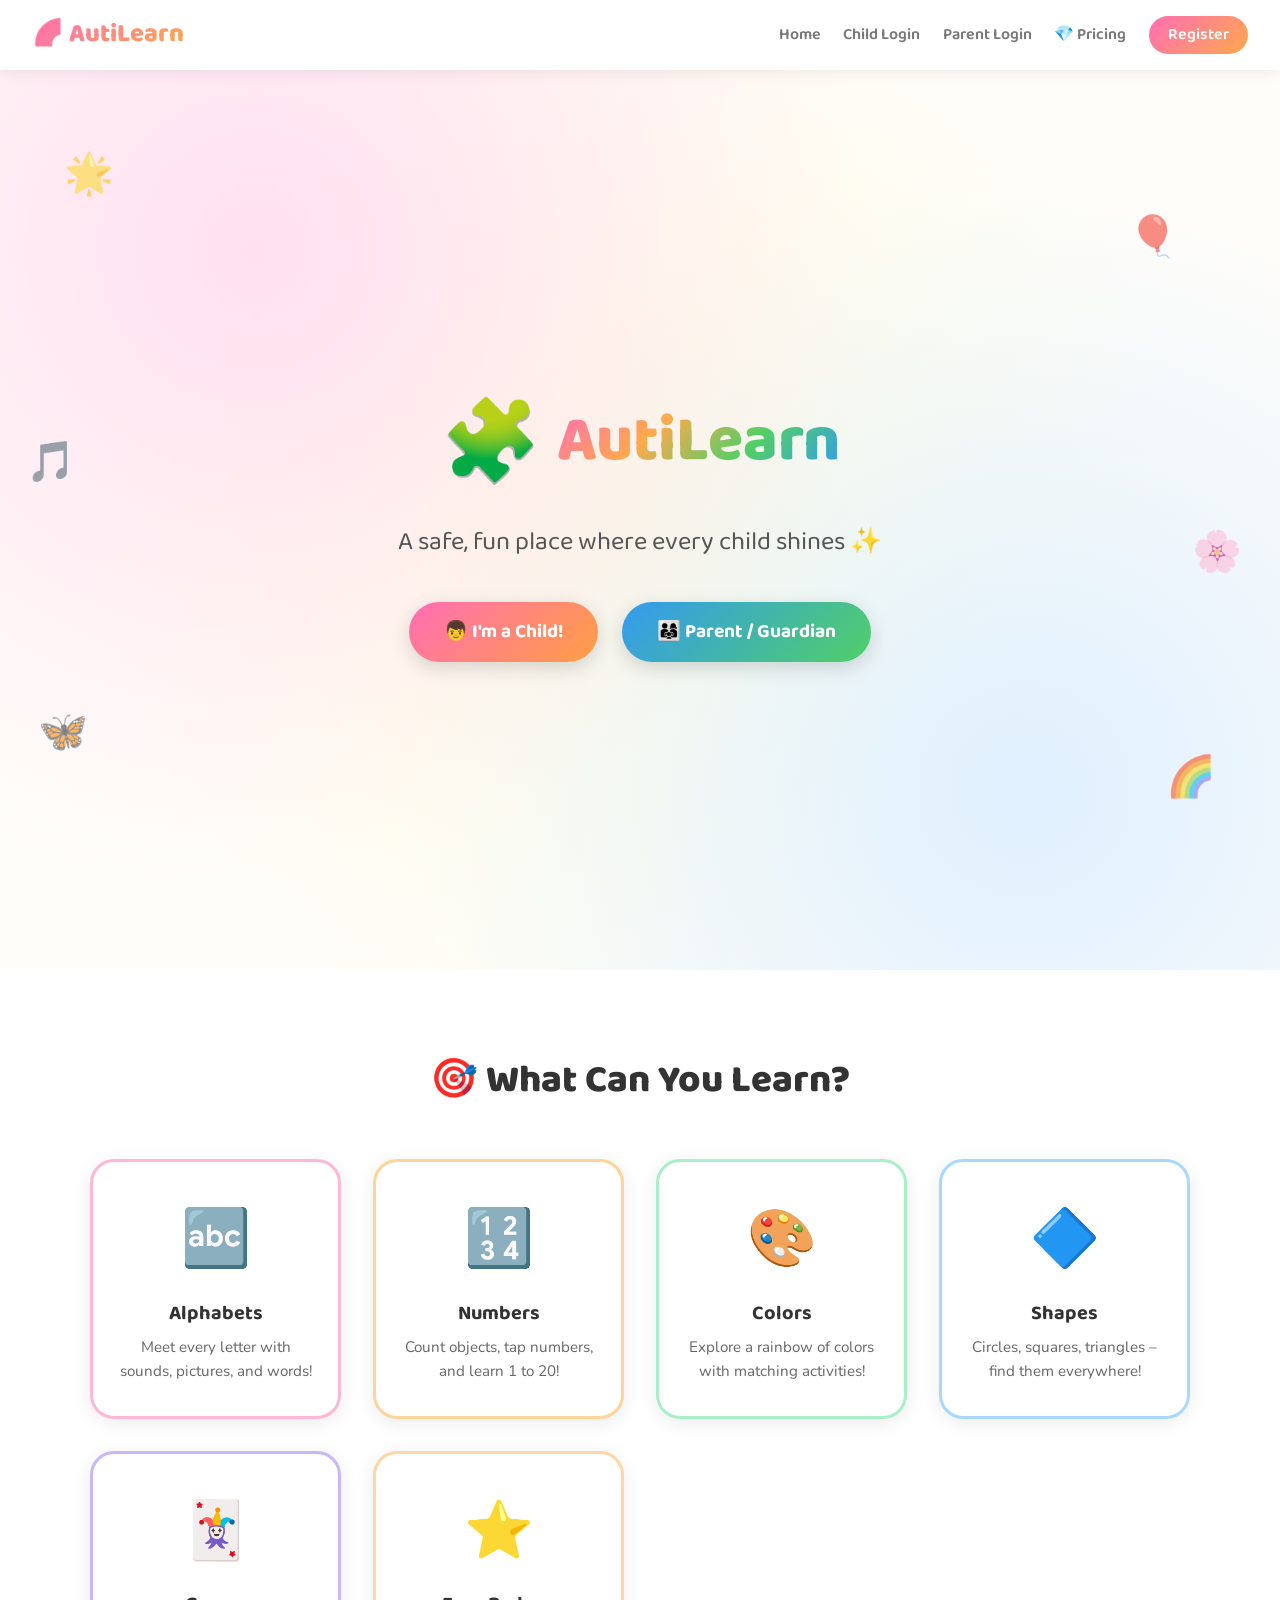
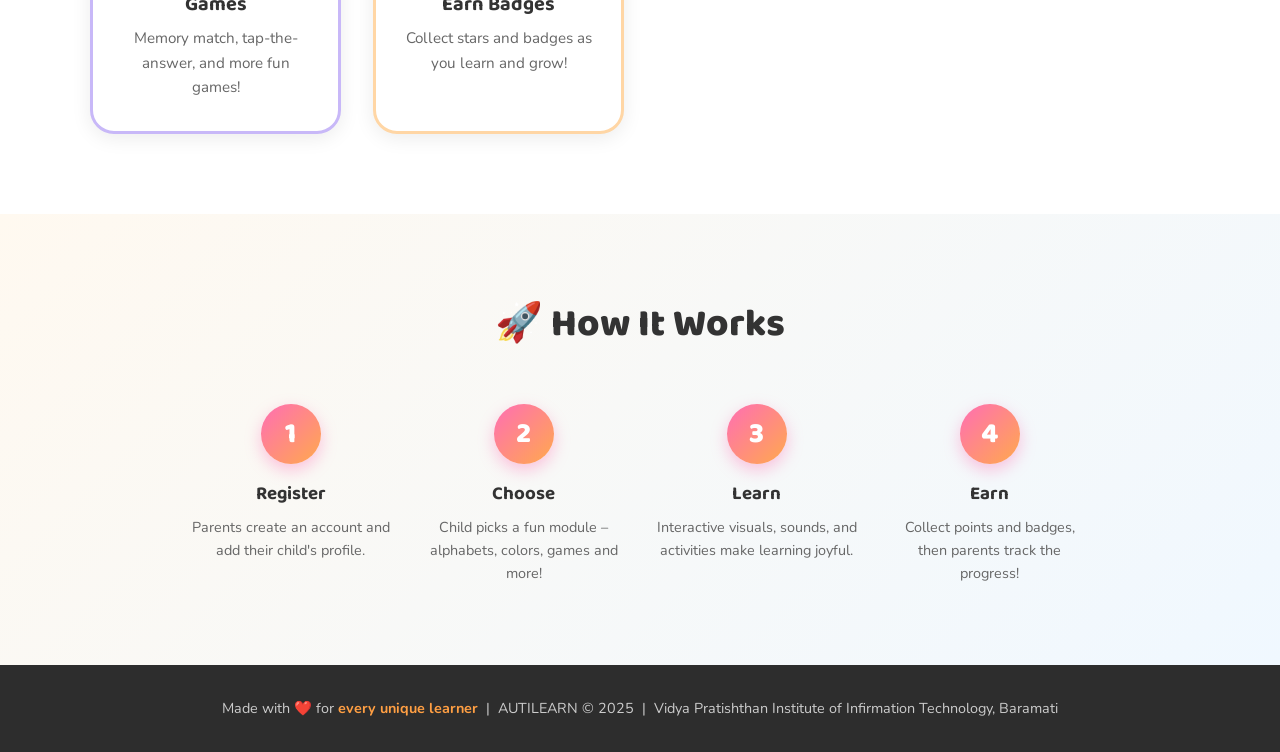
<file: target/classes/static/index.html>
<!DOCTYPE html>
<html lang="en">
<head>
  <meta charset="UTF-8"/>
  <meta name="viewport" content="width=device-width, initial-scale=1.0"/>
  <title>AutiLearn – Learn, Play, Grow!</title>
  <link rel="preconnect" href="https://fonts.googleapis.com"/>
  <link href="https://fonts.googleapis.com/css2?family=Baloo+2:wght@400;600;700;800&family=Nunito:wght@400;600;700&display=swap" rel="stylesheet"/>
  <link rel="stylesheet" href="css/style.css"/>
  <style>
    /* ── HERO ── */
    .hero {
      min-height: 100vh; display:flex; flex-direction:column; align-items:center;
      justify-content:center; text-align:center; padding:2rem;
      position:relative; overflow:hidden;
    }
    .hero::before {
      content:''; position:absolute; inset:0;
      background:
        radial-gradient(circle at 20% 20%, #ffe0f0 0%, transparent 50%),
        radial-gradient(circle at 80% 80%, #e0f0ff 0%, transparent 50%),
        radial-gradient(circle at 50% 50%, #fffde0 0%, transparent 70%);
      z-index:0;
    }
    .hero > * { position:relative; z-index:1; }
    .floating-emoji {
      position:absolute; font-size:2.5rem;
      animation:floatEmoji 6s ease-in-out infinite; opacity:.6; pointer-events:none;
    }
    .floating-emoji:nth-child(1) { top:8%;  left:5%;  animation-delay:0s; }
    .floating-emoji:nth-child(2) { top:15%; right:8%; animation-delay:1s; }
    .floating-emoji:nth-child(3) { top:70%; left:3%;  animation-delay:2s; }
    .floating-emoji:nth-child(4) { top:75%; right:5%; animation-delay:.5s; }
    .floating-emoji:nth-child(5) { top:40%; left:2%;  animation-delay:1.5s; }
    .floating-emoji:nth-child(6) { top:50%; right:3%; animation-delay:3s; }

    .logo-wrap { display:flex; align-items:center; gap:1rem; margin-bottom:1rem; animation:popIn .8s cubic-bezier(.34,1.56,.64,1) both; }
    .logo-icon { font-size:5rem; }
    .logo-text {
      font-family:'Baloo 2',cursive; font-size:4rem; font-weight:800;
      background:linear-gradient(135deg,#ff6eb4,#ffa94d,#51cf66,#339af0);
      -webkit-background-clip:text; -webkit-text-fill-color:transparent; background-clip:text; line-height:1;
    }
    .tagline { font-family:'Baloo 2',cursive; font-size:1.6rem; color:#555; margin-bottom:2.5rem; animation:slideUp .8s .3s ease both; }
    .hero-btns { display:flex; gap:1.5rem; flex-wrap:wrap; justify-content:center; animation:slideUp .8s .5s ease both; }
    .btn-hero {
      display:flex; align-items:center; gap:.6rem;
      font-family:'Baloo 2',cursive; font-size:1.2rem; font-weight:700;
      padding:.9rem 2.2rem; border-radius:50px; border:none; cursor:pointer;
      text-decoration:none; transition:transform .2s, box-shadow .2s;
      box-shadow:0 6px 20px rgba(0,0,0,.15);
    }
    .btn-hero:hover { transform:translateY(-4px); box-shadow:0 12px 28px rgba(0,0,0,.2); }
    .btn-child  { background:linear-gradient(135deg,#ff6eb4,#ff9f43); color:#fff; }
    .btn-parent { background:linear-gradient(135deg,#339af0,#51cf66); color:#fff; }

    /* ── FEATURES ── */
    .features { padding:5rem 2rem; background:#fff; }
    .section-title { text-align:center; font-family:'Baloo 2',cursive; font-size:2.4rem; font-weight:800; color:#333; margin-bottom:3rem; }
    .cards-grid { display:grid; grid-template-columns:repeat(auto-fit,minmax(220px,1fr)); gap:2rem; max-width:1100px; margin:0 auto; }
    .feat-card {
      background:#fff; border-radius:24px; padding:2rem 1.5rem; text-align:center;
      border:3px solid transparent; box-shadow:0 4px 20px rgba(0,0,0,.08);
      transition:transform .3s, box-shadow .3s, border-color .3s; cursor:default;
    }
    .feat-card:hover { transform:translateY(-8px); box-shadow:0 16px 36px rgba(0,0,0,.14); }
    .feat-card:nth-child(1){border-color:#ffb7d5}
    .feat-card:nth-child(2){border-color:#ffd49a}
    .feat-card:nth-child(3){border-color:#a9f0c8}
    .feat-card:nth-child(4){border-color:#a8d8ff}
    .feat-card:nth-child(5){border-color:#c8b8f8}
    .feat-card:nth-child(6){border-color:#ffd6a5}
    .feat-icon  { font-size:3.5rem; margin-bottom:.8rem; }
    .feat-title { font-family:'Baloo 2',cursive; font-size:1.25rem; font-weight:700; color:#333; margin-bottom:.4rem; }
    .feat-desc  { font-family:'Nunito',sans-serif; color:#666; font-size:.95rem; }

    /* ── HOW IT WORKS ── */
    .how-it-works { padding:5rem 2rem; background:linear-gradient(135deg,#fff9f0,#f0f8ff); }
    .steps { display:flex; gap:2rem; flex-wrap:wrap; justify-content:center; max-width:900px; margin:0 auto; }
    .step { flex:1; min-width:180px; max-width:220px; text-align:center; }
    .step-num {
      width:60px; height:60px; border-radius:50%;
      background:linear-gradient(135deg,#ff6eb4,#ffa94d);
      color:#fff; font-family:'Baloo 2',cursive; font-size:1.8rem; font-weight:800;
      display:flex; align-items:center; justify-content:center;
      margin:0 auto 1rem; box-shadow:0 6px 16px rgba(255,110,180,.4);
    }
    .step h3 { font-family:'Baloo 2',cursive; color:#333; margin-bottom:.4rem; }
    .step p  { font-family:'Nunito',sans-serif; color:#666; font-size:.9rem; }

    /* ── FOOTER ── */
    footer { background:#2d2d2d; color:#ccc; text-align:center; padding:2rem; font-family:'Nunito',sans-serif; font-size:.9rem; }
    footer span { color:#ff9f43; font-weight:700; }
  </style>
</head>
<body>

<!-- NAV -->
<nav class="navbar">
  <a href="index.html" class="nav-logo">🌈 AutiLearn</a>
  <div class="nav-links">
    <a href="index.html">Home</a>
    <a href="pages/login-child.html">Child Login</a>
    <a href="pages/login-parent.html">Parent Login</a>
    <a href="pages/pricing.html">💎 Pricing</a>
    <a href="pages/register.html" class="nav-register">Register</a>
  </div>
</nav>

<!-- HERO -->
<section class="hero">
  <span class="floating-emoji">🌟</span>
  <span class="floating-emoji">🎈</span>
  <span class="floating-emoji">🦋</span>
  <span class="floating-emoji">🌈</span>
  <span class="floating-emoji">🎵</span>
  <span class="floating-emoji">🌸</span>

  <div class="logo-wrap">
    <span class="logo-icon">🧩</span>
    <span class="logo-text">AutiLearn</span>
  </div>
  <p class="tagline">A safe, fun place where every child shines ✨</p>
  <div class="hero-btns">
    <a href="pages/login-child.html"  class="btn-hero btn-child">👦 I'm a Child!</a>
    <a href="pages/login-parent.html" class="btn-hero btn-parent">👨‍👩‍👧 Parent / Guardian</a>
  </div>
</section>

<!-- FEATURES -->
<section class="features">
  <h2 class="section-title">🎯 What Can You Learn?</h2>
  <div class="cards-grid">
    <div class="feat-card"><div class="feat-icon">🔤</div><div class="feat-title">Alphabets</div><div class="feat-desc">Meet every letter with sounds, pictures, and words!</div></div>
    <div class="feat-card"><div class="feat-icon">🔢</div><div class="feat-title">Numbers</div><div class="feat-desc">Count objects, tap numbers, and learn 1 to 20!</div></div>
    <div class="feat-card"><div class="feat-icon">🎨</div><div class="feat-title">Colors</div><div class="feat-desc">Explore a rainbow of colors with matching activities!</div></div>
    <div class="feat-card"><div class="feat-icon">🔷</div><div class="feat-title">Shapes</div><div class="feat-desc">Circles, squares, triangles – find them everywhere!</div></div>
    <div class="feat-card"><div class="feat-icon">🃏</div><div class="feat-title">Games</div><div class="feat-desc">Memory match, tap-the-answer, and more fun games!</div></div>
    <div class="feat-card"><div class="feat-icon">⭐</div><div class="feat-title">Earn Badges</div><div class="feat-desc">Collect stars and badges as you learn and grow!</div></div>
  </div>
</section>

<!-- HOW IT WORKS -->
<section class="how-it-works">
  <h2 class="section-title">🚀 How It Works</h2>
  <div class="steps">
    <div class="step"><div class="step-num">1</div><h3>Register</h3><p>Parents create an account and add their child's profile.</p></div>
    <div class="step"><div class="step-num">2</div><h3>Choose</h3><p>Child picks a fun module – alphabets, colors, games and more!</p></div>
    <div class="step"><div class="step-num">3</div><h3>Learn</h3><p>Interactive visuals, sounds, and activities make learning joyful.</p></div>
    <div class="step"><div class="step-num">4</div><h3>Earn</h3><p>Collect points and badges, then parents track the progress!</p></div>
  </div>
</section>

<footer>
  <p>Made with ❤️ for <span>every unique learner</span> &nbsp;|&nbsp; AUTILEARN © 2025 &nbsp;|&nbsp; Vidya Pratishthan Institute of Infirmation Technology, Baramati</p>
</footer>

<script src="js/main.js"></script>
</body>
</html>
</file>
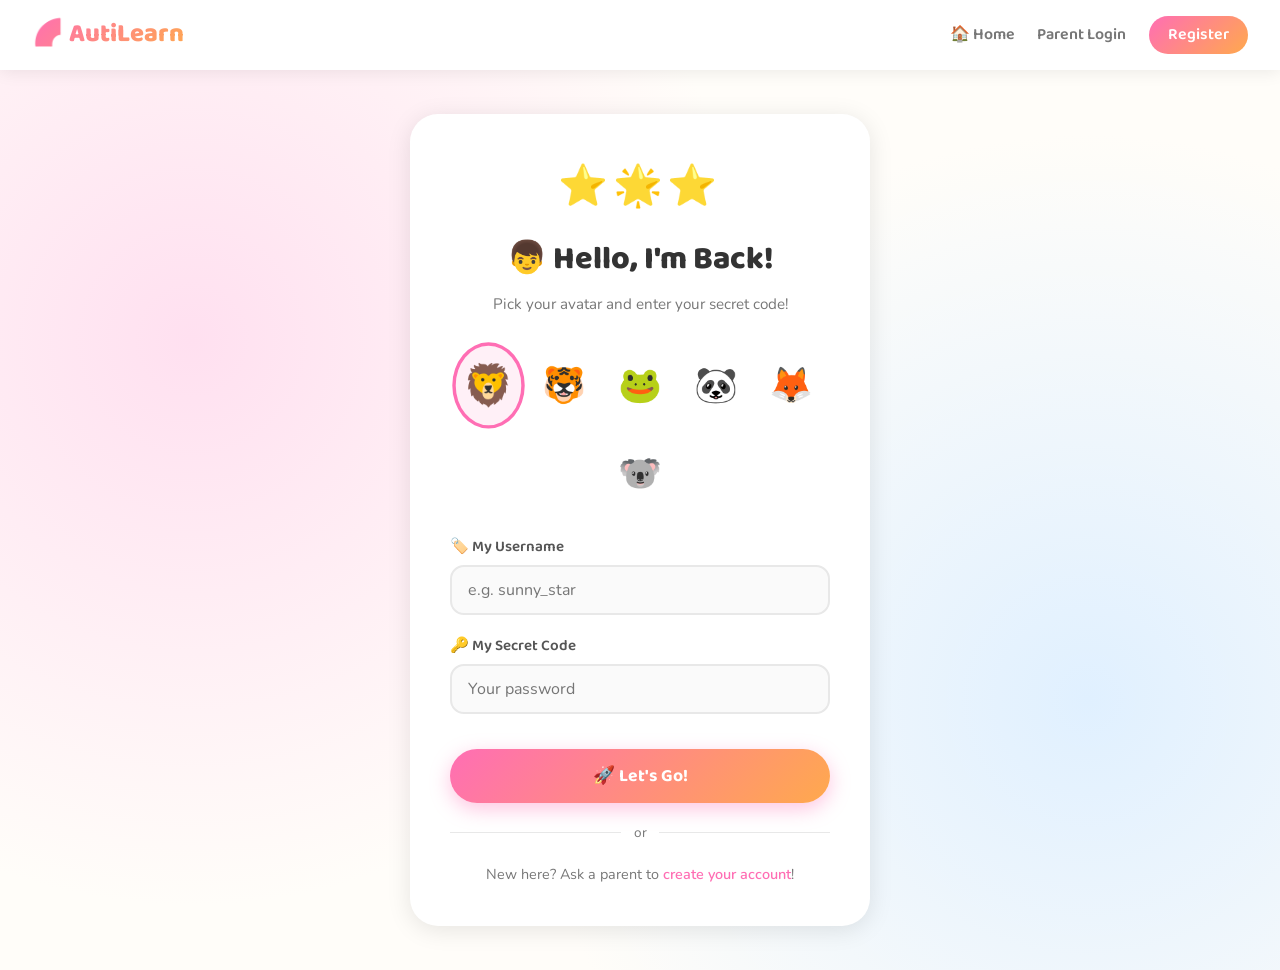
<file: target/classes/static/pages/dashboard-child.html>
<!DOCTYPE html>
<html lang="en">
<head>
  <meta charset="UTF-8"/>
  <meta name="viewport" content="width=device-width, initial-scale=1.0"/>
  <title>AutiLearn – My Dashboard</title>
  <link rel="preconnect" href="https://fonts.googleapis.com"/>
  <link href="https://fonts.googleapis.com/css2?family=Baloo+2:wght@400;600;700;800&family=Nunito:wght@400;600;700&display=swap" rel="stylesheet"/>
  <link rel="stylesheet" href="../css/style.css"/>
  <style>
    body { background:#fffdf9; }
    .greeting-banner {
      background:linear-gradient(135deg,#ff6eb4,#ffa94d,#ffd43b);
      color:#fff; padding:1.2rem 2rem; text-align:center;
      font-family:var(--font-head); font-size:1.2rem; font-weight:700;
    }
    .modules-section { padding:2rem; max-width:1100px; margin:0 auto; }
    .section-label { font-family:var(--font-head); font-size:1.6rem; font-weight:800; color:var(--text); margin-bottom:1.2rem; }
    .badge-earned-row { display:flex; gap:.8rem; flex-wrap:wrap; margin:1.5rem 0 2.5rem; }
    .badge-chip {
      background:#fff; border-radius:50px; padding:.4rem 1rem;
      font-family:var(--font-head); font-size:.9rem; font-weight:700;
      box-shadow:var(--shadow); border:2px solid #ffe0ef;
      display:flex; align-items:center; gap:.4rem; transition:all .3s;
    }
    .badge-chip.earned { border-color:var(--pink); background:#fff0f7; }
    .stats-row { display:flex; gap:1rem; flex-wrap:wrap; margin-bottom:2rem; }
  </style>
</head>
<body>

<nav class="navbar">
  <a href="../index.html" class="nav-logo">🌈 AutiLearn</a>
  <div class="nav-links">
    <span id="navPoints" class="score-badge">⭐ 0 pts</span>
    <button class="btn btn-outline" style="width:auto;padding:.4rem 1rem;font-size:.9rem;" onclick="logout()">🚪 Logout</button>
  </div>
</nav>

<div class="greeting-banner" id="greetingBanner">🌟 Welcome back, Superstar! Ready to learn today? 🎉</div>

<div class="dash-header">
  <div class="dash-user" style="display:flex;align-items:center;gap:1rem;">
    <div class="dash-avatar" id="dashAvatar">🦁</div>
    <div>
      <div class="dash-name"   id="dashName">Loading…</div>
      <div class="dash-points" id="dashPoints">⭐ 0 points earned</div>
    </div>
  </div>
  <div class="stats-row" style="margin:0;">
    <div class="stat-card"><div class="stat-val" id="statModules">0</div><div class="stat-label">Modules Done</div></div>
    <div class="stat-card"><div class="stat-val" id="statBadges">0</div><div class="stat-label">Badges</div></div>
    <div class="stat-card"><div class="stat-val" id="statPoints">0</div><div class="stat-label">Total Points</div></div>
  </div>
</div>

<div class="modules-section">
  <!-- BADGES -->
  <div class="section-label">🏅 My Badges</div>
  <div class="badge-earned-row" id="badgeRow">
    <span class="badge-chip" id="badge0" style="opacity:.35;">⭐ Star Learner</span>
    <span class="badge-chip" id="badge1" style="opacity:.35;">🌟 Super Star</span>
    <span class="badge-chip" id="badge2" style="opacity:.35;">🏆 Champion</span>
    <span class="badge-chip" id="badge3" style="opacity:.35;">👣 First Step</span>
    <span class="badge-chip" id="badge4" style="opacity:.35;">🧭 Explorer</span>
    <span class="badge-chip" id="badge5" style="opacity:.35;">🎓 Master Learner</span>
  </div>

  <!-- MODULES -->
  <div class="section-label">📚 Choose a Module</div>
  <div class="module-grid">
    <div class="module-card pink"   onclick="goTo('module-alphabets.html')">
      <div class="module-icon">🔤</div><div class="module-name">Alphabets</div>
      <div class="module-progress-bar"><div class="module-progress-fill" style="width:0%" id="prog-0"></div></div>
    </div>
    <div class="module-card orange" onclick="goTo('module-numbers.html')">
      <div class="module-icon">🔢</div><div class="module-name">Numbers</div>
      <div class="module-progress-bar"><div class="module-progress-fill" style="width:0%;background:linear-gradient(90deg,var(--orange),var(--yellow));" id="prog-1"></div></div>
    </div>
    <div class="module-card green"  onclick="goTo('module-colors.html')">
      <div class="module-icon">🎨</div><div class="module-name">Colors</div>
      <div class="module-progress-bar"><div class="module-progress-fill" style="width:0%;background:linear-gradient(90deg,var(--green),#38d9a9);" id="prog-2"></div></div>
    </div>
    <div class="module-card blue"   onclick="goTo('module-shapes.html')">
      <div class="module-icon">🔷</div><div class="module-name">Shapes</div>
      <div class="module-progress-bar"><div class="module-progress-fill" style="width:0%;background:linear-gradient(90deg,var(--blue),var(--purple));" id="prog-3"></div></div>
    </div>
    <div class="module-card purple" onclick="goTo('module-game.html')">
      <div class="module-icon">🃏</div><div class="module-name">Memory Game</div>
      <div class="module-progress-bar"><div class="module-progress-fill" style="width:0%;background:linear-gradient(90deg,var(--purple),var(--pink));" id="prog-4"></div></div>
    </div>
    <div class="module-card yellow" onclick="goTo('module-quiz.html')">
      <div class="module-icon">❓</div><div class="module-name">Quick Quiz</div>
      <div class="module-progress-bar"><div class="module-progress-fill" style="width:0%;background:linear-gradient(90deg,var(--yellow),var(--orange));" id="prog-5"></div></div>
    </div>
  </div>
</div>

<script src="../js/main.js"></script>
<script>
  // Auth guard
  if (!sessionStorage.getItem('childId')) window.location.href = 'login-child.html';

  const childName   = sessionStorage.getItem('childName')   || 'Superstar';
  const childAvatar = sessionStorage.getItem('childAvatar') || '🦁';
  const childPoints = parseInt(sessionStorage.getItem('childPoints') || '0');
  const childId     = sessionStorage.getItem('childId');

  document.getElementById('dashName').textContent   = '👋 ' + childName;
  document.getElementById('dashAvatar').textContent = childAvatar;
  document.getElementById('dashPoints').textContent = '⭐ ' + childPoints + ' points earned';
  document.getElementById('navPoints').textContent  = '⭐ ' + childPoints + ' pts';
  document.getElementById('greetingBanner').textContent = '🌟 Welcome back, ' + childName + '! Ready to learn today? 🎉';
  document.getElementById('statPoints').textContent  = childPoints;

  // Update badges by points
  const BADGE_THRESHOLDS = [10, 50, 150, 300, 500, 1000];
  BADGE_THRESHOLDS.forEach((t,i)=>{
    if(childPoints >= t){
      const b = document.getElementById('badge'+i);
      if(b){ b.style.opacity='1'; b.classList.add('earned'); }
    }
  });

  // Load progress from backend
  if(childId){
    fetch('/api/progress/'+childId)
      .then(r=>r.json())
      .then(data=>{
        const progress = data.progress || [];
        let completedCount = 0;
        // Map moduleId (1-6) to progress bar index (0-5)
        progress.forEach(p=>{
          const idx = (p.moduleId||1) - 1;
          const el = document.getElementById('prog-'+idx);
          const pct = Math.min(Math.round((p.score/40)*100), 100);
          if(el) el.style.width = pct + '%';
          if(p.completed === 1) completedCount++;
        });
        document.getElementById('statModules').textContent = completedCount;
        document.getElementById('statBadges').textContent  = BADGE_THRESHOLDS.filter(t=>childPoints>=t).length;
        document.getElementById('statPoints').textContent  = data.totalScore || childPoints;
      })
      .catch(()=>{
        // Fallback: show some progress from localStorage
        document.getElementById('statModules').textContent = '0';
        document.getElementById('statBadges').textContent  = BADGE_THRESHOLDS.filter(t=>childPoints>=t).length;
      });
  }

  function goTo(page){ window.location.href = page; }
  function logout(){ sessionStorage.clear(); window.location.href='../index.html'; }
</script>
</body>
</html>
</file>
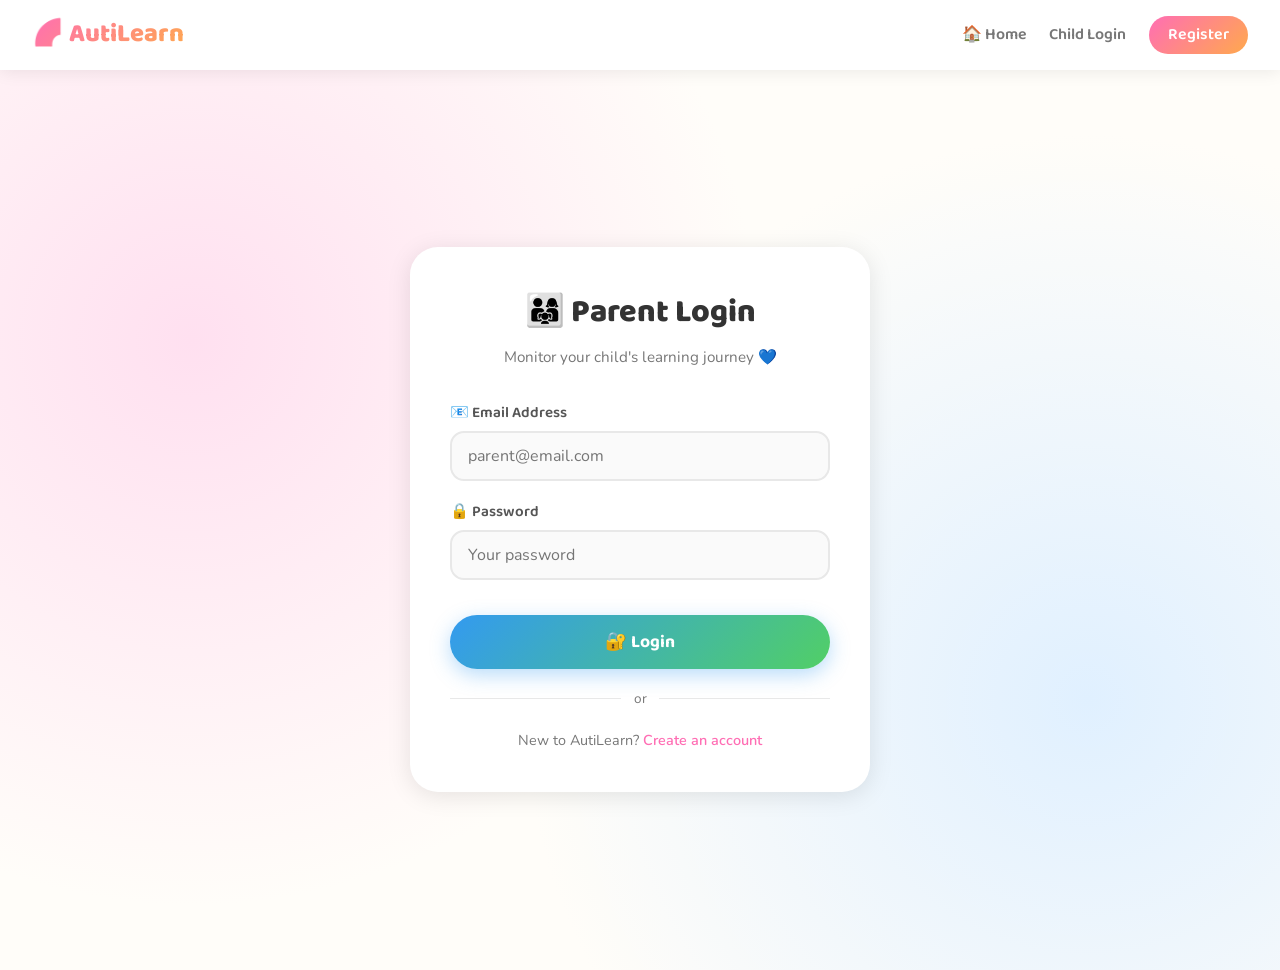
<file: target/classes/static/pages/dashboard-parent.html>
<!DOCTYPE html>
<html lang="en">
<head>
  <meta charset="UTF-8"/>
  <meta name="viewport" content="width=device-width, initial-scale=1.0"/>
  <title>AutiLearn – Parent Dashboard</title>
  <link rel="preconnect" href="https://fonts.googleapis.com"/>
  <link href="https://fonts.googleapis.com/css2?family=Baloo+2:wght@400;600;700;800&family=Nunito:wght@400;600;700&display=swap" rel="stylesheet"/>
  <link rel="stylesheet" href="../css/style.css"/>
  <style>
    body { background:#f5f7fa; }
    .parent-header { background:linear-gradient(135deg,#339af0,#51cf66); color:#fff; padding:2rem; text-align:center; }
    .parent-header h1 { font-family:var(--font-head); font-size:2.2rem; font-weight:800; }
    .parent-header p  { opacity:.9; font-size:1rem; }
    .panel { max-width:1100px; margin:0 auto; padding:2rem; }

    .child-card { background:#fff; border-radius:24px; padding:1.5rem; box-shadow:var(--shadow); margin-bottom:1.5rem; border-left:6px solid var(--blue); }
    .child-card-head { display:flex; align-items:center; gap:1rem; margin-bottom:1rem; }
    .child-av    { font-size:2.5rem; }
    .child-cname { font-family:var(--font-head); font-size:1.3rem; font-weight:800; }
    .child-meta  { font-size:.85rem; color:var(--muted); }

    .progress-table { width:100%; border-collapse:collapse; font-family:var(--font-body); }
    .progress-table th { background:#f0f4ff; font-family:var(--font-head); font-size:.9rem; padding:.6rem 1rem; text-align:left; color:#444; }
    .progress-table td { padding:.6rem 1rem; border-bottom:1px solid #f0f0f0; font-size:.9rem; }
    .progress-table tr:last-child td { border-bottom:none; }
    .mini-bar { height:8px; background:#eee; border-radius:50px; width:120px; overflow:hidden; display:inline-block; vertical-align:middle; }
    .mini-fill { height:100%; border-radius:50px; background:linear-gradient(90deg,var(--blue),var(--green)); }

    .report-section { background:#fff; border-radius:24px; padding:1.5rem; box-shadow:var(--shadow); margin-bottom:1.5rem; }
    .report-section h2 { font-family:var(--font-head); font-size:1.4rem; font-weight:800; margin-bottom:1rem; color:var(--text); }
    .tip-card { background:linear-gradient(135deg,#e0f0ff,#fff); border-radius:16px; padding:1rem 1.2rem; margin-bottom:.8rem; border-left:4px solid var(--blue); font-size:.9rem; }
    .tip-card strong { font-family:var(--font-head); display:block; margin-bottom:.2rem; }

    /* Child selector */
    .child-select-row { display:flex; align-items:center; gap:1rem; flex-wrap:wrap; margin-bottom:1.5rem; }
    .child-select-row label { font-family:var(--font-head); font-weight:700; }
    .child-select-row select { padding:.5rem 1rem; border:2px solid #e8e8e8; border-radius:10px; font-family:var(--font-head); font-size:.95rem; outline:none; }
    .child-select-row select:focus { border-color:var(--blue); }

    /* Add child modal */
    .modal-overlay { display:none; position:fixed; inset:0; background:rgba(0,0,0,.5); backdrop-filter:blur(8px); z-index:1000; align-items:center; justify-content:center; }
    .modal-overlay.show { display:flex; }
    .modal { background:#fff; border-radius:28px; padding:2rem; width:92%; max-width:440px; position:relative; animation:cardIn .4s cubic-bezier(.34,1.56,.64,1) both; box-shadow:0 24px 64px rgba(0,0,0,.3); }
    .modal-close { position:absolute; top:1rem; right:1rem; background:#f0f0f0; border:none; border-radius:50%; width:36px; height:36px; font-size:1.2rem; cursor:pointer; }
    .modal-title { font-family:var(--font-head); font-size:1.5rem; font-weight:800; margin-bottom:1.2rem; }
    .av-grid { display:flex; gap:.6rem; flex-wrap:wrap; margin:.5rem 0; }
    .av-opt { font-size:1.8rem; padding:.3rem .5rem; border:3px solid #eee; border-radius:10px; background:#fff; cursor:pointer; transition:.2s; }
    .av-opt.sel { border-color:var(--pink); background:#fff0f7; }
    .modal-err { background:#fff0f3; color:#c92a2a; border:1.5px solid #ffc9c9; padding:.8rem 1rem; border-radius:10px; font-size:.9rem; margin-bottom:1rem; display:none; }
  </style>
</head>
<body>
<nav class="navbar">
  <a href="../index.html" class="nav-logo">🌈 AutiLearn</a>
  <div class="nav-links">
    <a href="pricing.html" style="font-family:var(--font-head);font-weight:700;color:var(--purple);text-decoration:none;">💎 Plans</a>
    <a href="payment-history.html" style="font-family:var(--font-head);font-weight:700;color:var(--blue);text-decoration:none;">💳 Billing</a>
    <span id="navParent" style="font-family:var(--font-head);font-weight:700;color:var(--blue);">👨‍👩‍👧 Parent</span>
    <button class="btn btn-outline" style="width:auto;padding:.4rem 1rem;font-size:.9rem;" onclick="logout()">🚪 Logout</button>
  </div>
</nav>

<div class="parent-header">
  <h1>👨‍👩‍👧 Parent Dashboard</h1>
  <p>Track your child's learning progress and celebrate their growth!</p>
</div>

<div class="panel">
  <!-- SUMMARY STATS -->
  <div style="display:flex;gap:1rem;flex-wrap:wrap;margin-bottom:1.5rem;">
    <div class="stat-card" style="flex:1;min-width:120px;"><div class="stat-val" id="totalSessions" style="color:var(--blue);">—</div><div class="stat-label">Children</div></div>
    <div class="stat-card" style="flex:1;min-width:120px;"><div class="stat-val" id="totalPoints"   style="color:var(--orange);">—</div><div class="stat-label">Total Stars</div></div>
    <div class="stat-card" style="flex:1;min-width:120px;"><div class="stat-val" id="totalBadges"   style="color:var(--purple);">—</div><div class="stat-label">Badges</div></div>
    <div class="stat-card" style="flex:1;min-width:120px;"><div class="stat-val" id="totalModules"  style="color:var(--green);">—</div><div class="stat-label">Lessons Done</div></div>
  </div>

  <!-- CHILD SELECTOR -->
  <div class="child-select-row">
    <label>View progress for:</label>
    <select id="childSelect" onchange="loadChildProgress()"><option value="">-- Select a child --</option></select>
    <button class="btn btn-secondary" style="width:auto;padding:.5rem 1.4rem;font-size:.9rem;" onclick="openAddModal()">➕ Add Child</button>
  </div>

  <!-- CHILD PROGRESS CARD -->
  <div class="child-card" id="childProgressCard" style="display:none;">
    <div class="child-card-head">
      <div class="child-av" id="childAvatarDisp">🦁</div>
      <div>
        <div class="child-cname" id="childNameDisplay">—</div>
        <div class="child-meta"  id="childMeta">—</div>
      </div>
    </div>
    <table class="progress-table">
      <thead><tr><th>Module</th><th>Status</th><th>Progress</th><th>Score</th></tr></thead>
      <tbody id="progressRows"><tr><td colspan="4" style="text-align:center;color:var(--muted);padding:1.5rem;">Select a child above.</td></tr></tbody>
    </table>
  </div>

  <!-- BADGES -->
  <div class="report-section">
    <h2>🏅 Badges Earned</h2>
    <div class="badge-grid" id="parentBadges"></div>
  </div>

  <!-- TIPS -->
  <div class="report-section">
    <h2>💡 Tips for Parents</h2>
    <div class="tip-card"><strong>🕐 Consistent Schedule</strong>Use AutiLearn at the same time each day to build a routine.</div>
    <div class="tip-card"><strong>🎉 Celebrate Small Wins</strong>Each module completed is a big achievement. Praise your child!</div>
    <div class="tip-card"><strong>🔊 Use Audio Together</strong>Sit with your child and listen to the letter/number sounds together.</div>
    <div class="tip-card"><strong>📊 Track Weekly</strong>Check the progress table every week to see which areas need more practice.</div>
    <div class="tip-card"><strong>🧩 Follow Their Lead</strong>Let your child pick which module to explore – choice builds confidence!</div>
  </div>
</div>

<!-- ADD CHILD MODAL -->
<div class="modal-overlay" id="addModal">
  <div class="modal">
    <button class="modal-close" onclick="closeAddModal()">✕</button>
    <div class="modal-title">➕ Add New Child</div>
    <div class="modal-err" id="modalErr"></div>
    <div class="form-group"><label>😊 Child's Name *</label><input type="text" id="m_name" placeholder="Child's full name"/></div>
    <div style="display:grid;grid-template-columns:1fr 1fr;gap:12px;">
      <div class="form-group"><label>🎂 Age *</label><input type="number" id="m_age" value="7" min="2" max="18"/></div>
      <div class="form-group"><label>🏷️ Username *</label><input type="text" id="m_user" placeholder="username123"/></div>
    </div>
    <div class="form-group"><label>🔑 Password *</label><input type="password" id="m_pass" placeholder="Simple password"/></div>
    <div class="form-group">
      <label>🦁 Avatar</label>
      <div class="av-grid">
        <button class="av-opt sel" onclick="pickAv(this,'🦁')">🦁</button>
        <button class="av-opt"     onclick="pickAv(this,'🐯')">🐯</button>
        <button class="av-opt"     onclick="pickAv(this,'🐸')">🐸</button>
        <button class="av-opt"     onclick="pickAv(this,'🐼')">🐼</button>
        <button class="av-opt"     onclick="pickAv(this,'🦊')">🦊</button>
        <button class="av-opt"     onclick="pickAv(this,'🐨')">🐨</button>
        <button class="av-opt"     onclick="pickAv(this,'🚀')">🚀</button>
        <button class="av-opt"     onclick="pickAv(this,'⭐')">⭐</button>
      </div>
    </div>
    <button class="btn btn-primary mt-2" id="addChildBtn" onclick="addChild()">🚀 Add Child</button>
  </div>
</div>

<script src="../js/main.js"></script>
<script>
  if (!sessionStorage.getItem('parentId')) window.location.href = 'login-parent.html';

  const parentId   = parseInt(sessionStorage.getItem('parentId'));
  const parentName = sessionStorage.getItem('parentName') || 'Parent';
  document.getElementById('navParent').textContent = '👋 ' + parentName;

  const MODULES=[
    {name:'Alphabets',icon:'🔤'},{name:'Numbers',icon:'🔢'},
    {name:'Colors',icon:'🎨'},{name:'Shapes',icon:'🔷'},
    {name:'Memory Game',icon:'🃏'},{name:'Quiz',icon:'❓'}
  ];
  const BADGES=[
    {name:'Star Learner',emoji:'⭐'},{name:'Super Star',emoji:'🌟'},
    {name:'Champion',emoji:'🏆'},{name:'First Step',emoji:'👣'},
    {name:'Explorer',emoji:'🧭'},{name:'Master Learner',emoji:'🎓'}
  ];
  let modalAvatar = '🦁';
  let allChildren = [];

  async function loadDashboard(){
    try {
      const r = await fetch('/api/parent/dashboard/'+parentId);
      const d = await r.json();
      if(!d.success) return;

      document.getElementById('totalSessions').textContent = d.stats.totalChildren  || '0';
      document.getElementById('totalPoints').textContent   = d.stats.totalScore     || '0';
      document.getElementById('totalBadges').textContent   = d.stats.totalBadges    || '0';
      document.getElementById('totalModules').textContent  = d.stats.totalLessons   || '0';

      allChildren = d.children || [];
      const sel = document.getElementById('childSelect');
      sel.innerHTML = '<option value="">-- Select a child --</option>';
      allChildren.forEach(c=>{
        sel.innerHTML += `<option value="${c.childId}">${c.avatar||'🦁'} ${c.fullName} (Age ${c.age})</option>`;
      });

      renderBadges(d.stats.totalBadges || 0);
    } catch(e){
      // Demo fallback
      renderBadges(0);
    }
  }

  async function loadChildProgress(){
    const childId = document.getElementById('childSelect').value;
    if(!childId){ document.getElementById('childProgressCard').style.display='none'; return; }

    try {
      const r = await fetch('/api/parent/progress/'+childId);
      const d = await r.json();
      if(!d.success) return;

      document.getElementById('childProgressCard').style.display = 'block';
      document.getElementById('childNameDisplay').textContent = d.childName || '—';
      document.getElementById('childAvatarDisp').textContent  = d.avatar    || '🦁';
      document.getElementById('childMeta').textContent        = `Age: ${d.age||'—'}  |  Total Stars: ⭐ ${d.totalScore||0}`;

      const tbody = document.getElementById('progressRows');
      tbody.innerHTML = '';
      MODULES.forEach((m,i)=>{
        const p = (d.progress||[]).find(x=>x.moduleId===(i+1)) || {};
        const pct = Math.min(Math.round(((p.score||0)/40)*100),100);
        tbody.innerHTML += `<tr>
          <td>${m.icon} ${m.name}</td>
          <td>${p.completed===1?'✅ Done':pct>0?'🔄 In Progress':'⬜ Not Started'}</td>
          <td><div class="mini-bar"><div class="mini-fill" style="width:${pct}%"></div></div> ${pct}%</td>
          <td>⭐ ${p.score||0} pts</td>
        </tr>`;
      });
    } catch(e){}
  }

  function renderBadges(earned){
    const grid = document.getElementById('parentBadges');
    grid.innerHTML = '';
    BADGES.forEach((b,i)=>{
      grid.innerHTML += `<div class="badge-item ${i<earned?'earned':''}">
        <div class="badge-emoji">${b.emoji}</div>
        <div class="badge-name">${b.name}</div>
      </div>`;
    });
  }

  function openAddModal()  { document.getElementById('addModal').classList.add('show'); }
  function closeAddModal() { document.getElementById('addModal').classList.remove('show'); document.getElementById('modalErr').style.display='none'; }
  function pickAv(btn, emoji){ document.querySelectorAll('.av-opt').forEach(b=>b.classList.remove('sel')); btn.classList.add('sel'); modalAvatar=emoji; }

  async function addChild(){
    const name=document.getElementById('m_name').value.trim(),
          age =parseInt(document.getElementById('m_age').value)||7,
          user=document.getElementById('m_user').value.trim(),
          pass=document.getElementById('m_pass').value;
    const errEl=document.getElementById('modalErr');
    if(!name||!user||!pass){ errEl.textContent='Fill all required fields.'; errEl.style.display='block'; return; }
    const btn=document.getElementById('addChildBtn'); btn.disabled=true; btn.textContent='Adding…';
    try {
      const r=await fetch('/api/parent/add-child',{
        method:'POST', headers:{'Content-Type':'application/json'},
        body:JSON.stringify({parentId,fullName:name,age,username:user,password:pass,avatar:modalAvatar})
      });
      const d=await r.json();
      if(d.success){ closeAddModal(); loadDashboard(); }
      else { errEl.textContent=d.message; errEl.style.display='block'; }
    } catch(e){ errEl.textContent='Server error.'; errEl.style.display='block'; }
    finally { btn.disabled=false; btn.textContent='🚀 Add Child'; }
  }

  function logout(){ sessionStorage.clear(); window.location.href='../index.html'; }
  loadDashboard();
</script>
</body>
</html>
</file>
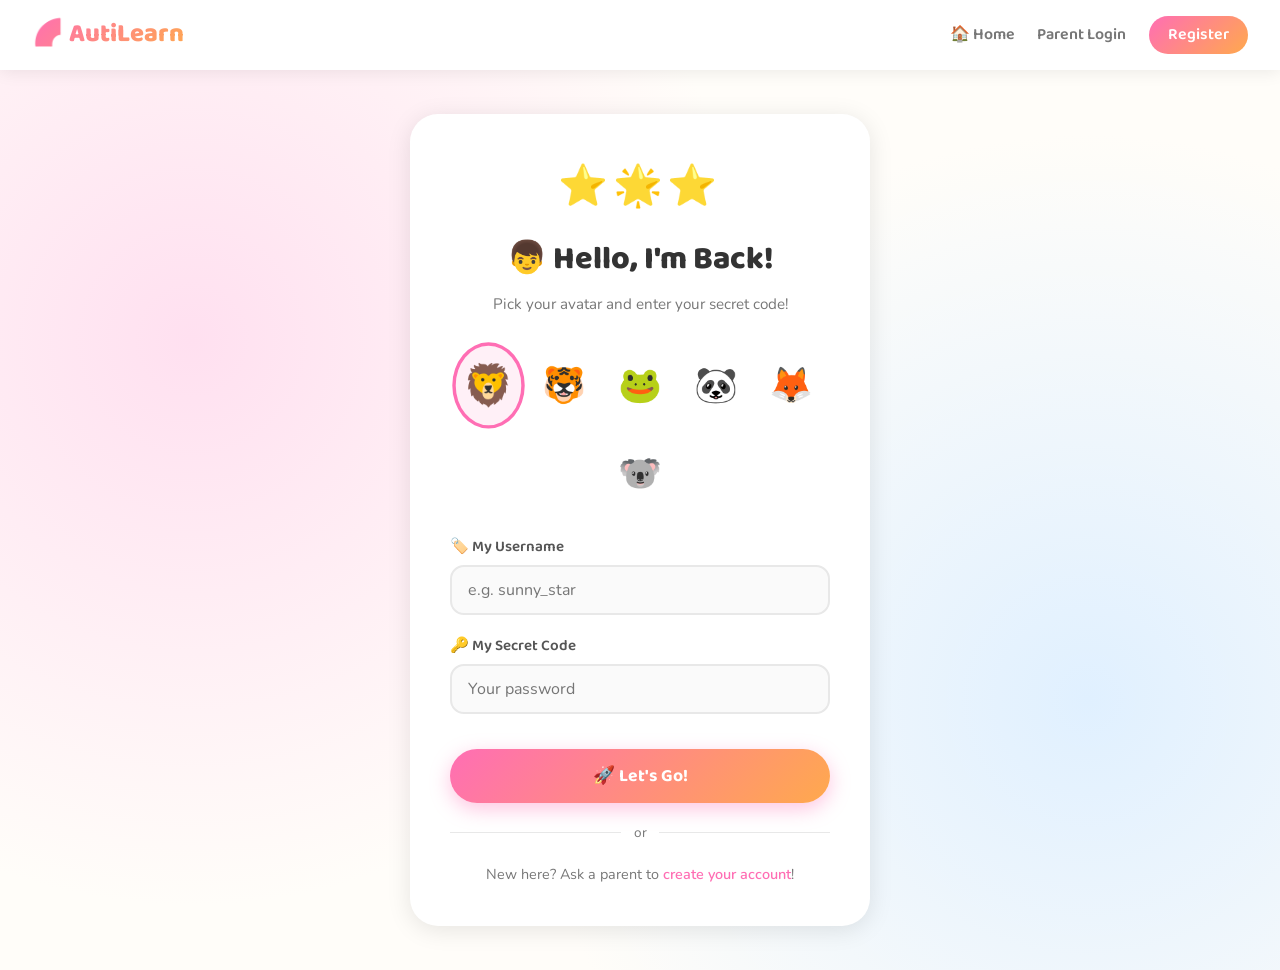
<file: target/classes/static/pages/login-child.html>
<!DOCTYPE html>
<html lang="en">
<head>
  <meta charset="UTF-8"/>
  <meta name="viewport" content="width=device-width, initial-scale=1.0"/>
  <title>AutiLearn – Child Login</title>
  <link rel="preconnect" href="https://fonts.googleapis.com"/>
  <link href="https://fonts.googleapis.com/css2?family=Baloo+2:wght@400;600;700;800&family=Nunito:wght@400;600;700&display=swap" rel="stylesheet"/>
  <link rel="stylesheet" href="../css/style.css"/>
  <style>
    .avatar-picker { display:flex; gap:.8rem; justify-content:center; margin:1rem 0 1.5rem; flex-wrap:wrap; }
    .av { font-size:2.2rem; padding:.4rem; border-radius:50%; border:3px solid transparent;
          cursor:pointer; transition:.2s; }
    .av:hover { transform:scale(1.2); }
    .av.selected { border-color:var(--pink); background:#fff0f7; transform:scale(1.15); }
    .stars { font-size:2.5rem; text-align:center; margin-bottom:1rem; letter-spacing:.3rem; }
  </style>
</head>
<body>
<nav class="navbar">
  <a href="../index.html" class="nav-logo">🌈 AutiLearn</a>
  <div class="nav-links">
    <a href="../index.html">🏠 Home</a>
    <a href="login-parent.html">Parent Login</a>
    <a href="register.html" class="nav-register">Register</a>
  </div>
</nav>

<div class="page-wrap">
  <div class="card">
    <div class="stars">⭐🌟⭐</div>
    <h1 class="card-title">👦 Hello, I'm Back!</h1>
    <p class="card-sub">Pick your avatar and enter your secret code!</p>

    <div class="avatar-picker" id="avatarPicker">
      <span class="av selected" data-av="1">🦁</span>
      <span class="av" data-av="2">🐯</span>
      <span class="av" data-av="3">🐸</span>
      <span class="av" data-av="4">🐼</span>
      <span class="av" data-av="5">🦊</span>
      <span class="av" data-av="6">🐨</span>
    </div>

    <div id="alertBox"></div>

    <div class="form-group">
      <label>🏷️ My Username</label>
      <input type="text" id="username" placeholder="e.g. sunny_star" autocomplete="off"/>
    </div>
    <div class="form-group">
      <label>🔑 My Secret Code</label>
      <input type="password" id="password" placeholder="Your password"/>
    </div>
    <button class="btn btn-primary mt-2" onclick="childLogin()">🚀 Let's Go!</button>
    <div class="divider">or</div>
    <p class="text-center" style="font-family:var(--font-body); color:var(--muted); font-size:.9rem;">
      New here? Ask a parent to <a href="register.html" class="link">create your account</a>!
    </p>
  </div>
</div>

<script>
  // Avatar selection
  document.querySelectorAll('.av').forEach(el=>{
    el.addEventListener('click',()=>{
      document.querySelectorAll('.av').forEach(a=>a.classList.remove('selected'));
      el.classList.add('selected');
    });
  });

  function childLogin(){
    const username = document.getElementById('username').value.trim();
    const password = document.getElementById('password').value;
    const alertBox = document.getElementById('alertBox');

    if(!username || !password){
      alertBox.innerHTML=`<div class="alert alert-error">⚠️ Please fill in both fields!</div>`;
      return;
    }

    // Send to backend
    fetch('/api/auth/child/login', {
      method:'POST',
      headers:{'Content-Type':'application/json'},
      body: JSON.stringify({username, password})
    })
    .then(r=>r.json())
    .then(data=>{
      if(data.success){
        sessionStorage.setItem('childId', data.childId);
        sessionStorage.setItem('childName', data.fullName || data.displayName);
        sessionStorage.setItem('childAvatar', document.querySelector('.av.selected').textContent);
        sessionStorage.setItem('childPoints', data.points || 0);
        window.location.href = 'dashboard-child.html';
      } else {
        alertBox.innerHTML=`<div class="alert alert-error">❌ ${data.message || 'Wrong username or password!'}</div>`;
      }
    })
    .catch(()=>{
      // Demo mode fallback
      if(username && password.length >= 3){
        sessionStorage.setItem('childName', username);
        sessionStorage.setItem('childAvatar', document.querySelector('.av.selected').textContent);
        sessionStorage.setItem('childPoints', '120');
        window.location.href = 'dashboard-child.html';
      }
    });
  }

  // Allow Enter key
  document.addEventListener('keydown', e=>{ if(e.key==='Enter') childLogin(); });
</script>
</body>
</html>
</file>
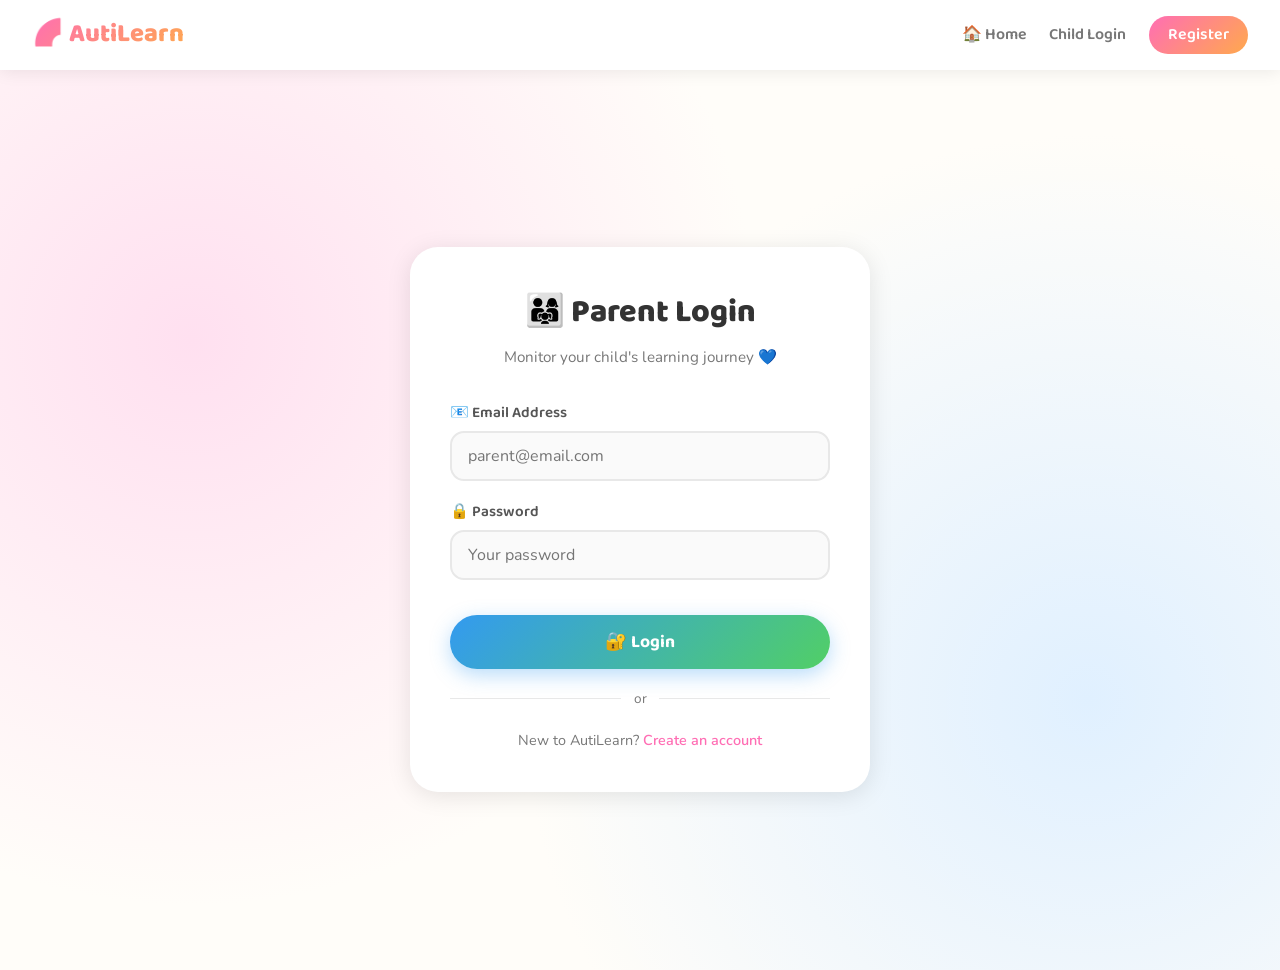
<file: target/classes/static/pages/login-parent.html>
<!DOCTYPE html>
<html lang="en">
<head>
  <meta charset="UTF-8"/>
  <meta name="viewport" content="width=device-width, initial-scale=1.0"/>
  <title>AutiLearn – Parent Login</title>
  <link rel="preconnect" href="https://fonts.googleapis.com"/>
  <link href="https://fonts.googleapis.com/css2?family=Baloo+2:wght@400;600;700;800&family=Nunito:wght@400;600;700&display=swap" rel="stylesheet"/>
  <link rel="stylesheet" href="../css/style.css"/>
</head>
<body>
<nav class="navbar">
  <a href="../index.html" class="nav-logo">🌈 AutiLearn</a>
  <div class="nav-links">
    <a href="../index.html">🏠 Home</a>
    <a href="login-child.html">Child Login</a>
    <a href="register.html" class="nav-register">Register</a>
  </div>
</nav>

<div class="page-wrap">
  <div class="card">
    <h1 class="card-title">👨‍👩‍👧 Parent Login</h1>
    <p class="card-sub">Monitor your child's learning journey 💙</p>

    <div id="alertBox"></div>

    <div class="form-group">
      <label>📧 Email Address</label>
      <input type="email" id="email" placeholder="parent@email.com"/>
    </div>
    <div class="form-group">
      <label>🔒 Password</label>
      <input type="password" id="password" placeholder="Your password"/>
    </div>
    <button class="btn btn-secondary mt-2" onclick="parentLogin()">🔐 Login</button>
    <div class="divider">or</div>
    <p class="text-center" style="font-family:var(--font-body); color:var(--muted); font-size:.9rem;">
      New to AutiLearn? <a href="register.html" class="link">Create an account</a>
    </p>
  </div>
</div>

<script>
  function parentLogin(){
    const email    = document.getElementById('email').value.trim();
    const password = document.getElementById('password').value;
    const alertBox = document.getElementById('alertBox');

    if(!email || !password){
      alertBox.innerHTML=`<div class="alert alert-error">⚠️ Please fill in both fields!</div>`;
      return;
    }

    fetch('/api/auth/parent/login',{
      method:'POST',
      headers:{'Content-Type':'application/json'},
      body: JSON.stringify({email, password})
    })
    .then(r=>r.json())
    .then(data=>{
      if(data.success){
        sessionStorage.setItem('parentId',   data.parentId);
        sessionStorage.setItem('parentName', data.fullName);
        window.location.href = 'dashboard-parent.html';
      } else {
        alertBox.innerHTML=`<div class="alert alert-error">❌ ${data.message || 'Invalid credentials!'}</div>`;
      }
    })
    .catch(()=>{
      // Demo fallback
      if(email && password.length>=3){
        sessionStorage.setItem('parentName', email.split('@')[0]);
        window.location.href = 'dashboard-parent.html';
      }
    });
  }
  document.addEventListener('keydown', e=>{ if(e.key==='Enter') parentLogin(); });
</script>
</body>
</html>
</file>
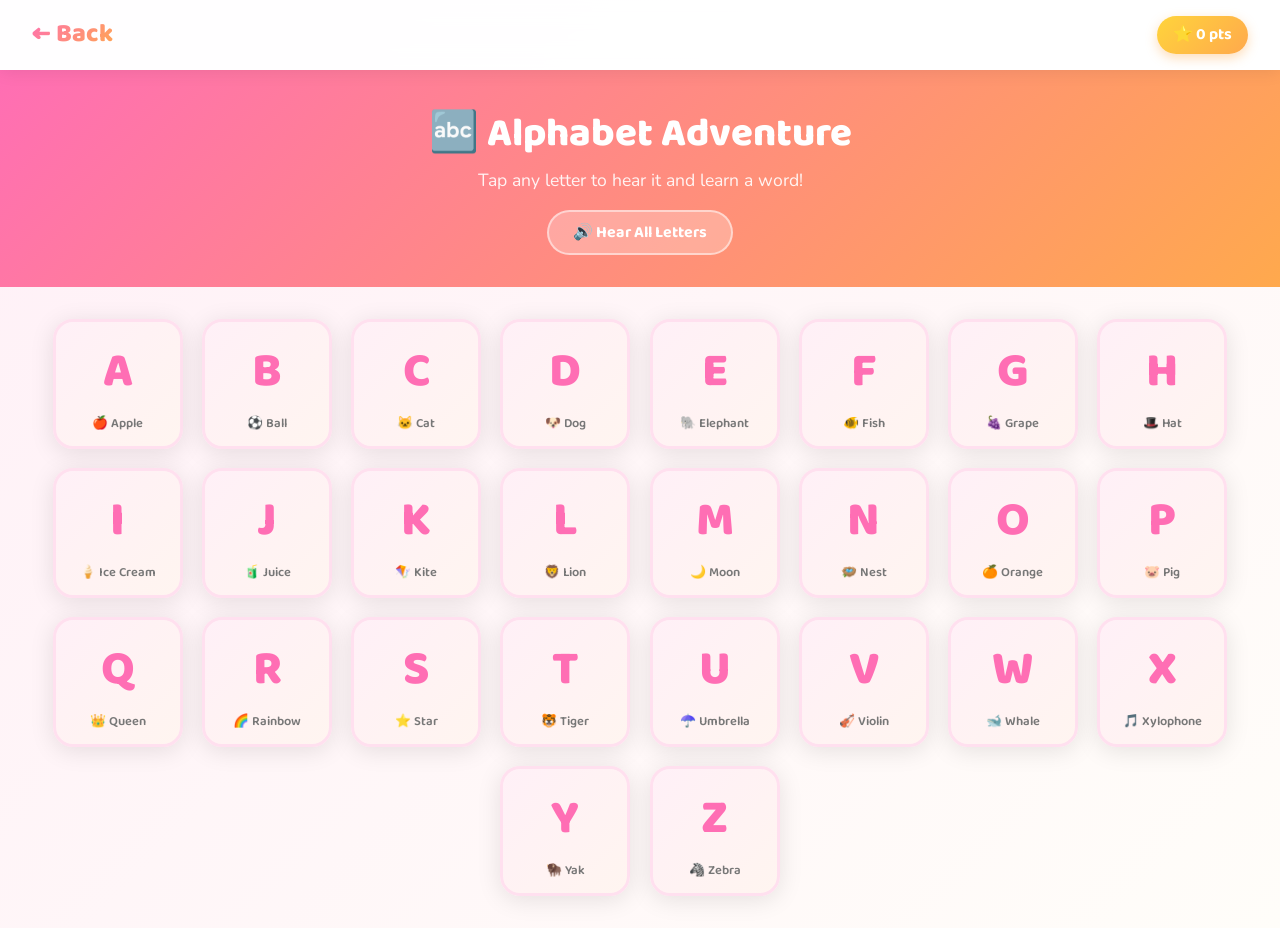
<file: target/classes/static/pages/module-alphabets.html>
<!DOCTYPE html>
<html lang="en">
<head>
  <meta charset="UTF-8"/>
  <meta name="viewport" content="width=device-width, initial-scale=1.0"/>
  <title>AutiLearn – Alphabets</title>
  <link rel="preconnect" href="https://fonts.googleapis.com"/>
  <link href="https://fonts.googleapis.com/css2?family=Baloo+2:wght@400;600;700;800&family=Nunito:wght@400;600;700&display=swap" rel="stylesheet"/>
  <link rel="stylesheet" href="../css/style.css"/>
  <style>
    body { background: linear-gradient(135deg,#fff0f7,#fffdf9); min-height:100vh; }
    .module-hero {
      text-align:center; padding:2rem;
      background: linear-gradient(135deg,#ff6eb4,#ffa94d);
      color:#fff;
    }
    .module-hero h1 { font-family:var(--font-head); font-size:2.5rem; font-weight:800; }
    .module-hero p  { font-size:1.1rem; opacity:.9; }
    .speak-btn {
      display:inline-flex; align-items:center; gap:.5rem;
      font-family:var(--font-head); font-size:1rem; font-weight:700;
      background:rgba(255,255,255,.25); color:#fff;
      border:2px solid rgba(255,255,255,.5); border-radius:50px;
      padding:.5rem 1.5rem; cursor:pointer; margin-top:1rem;
      transition:.2s;
    }
    .speak-btn:hover { background:rgba(255,255,255,.4); }
    .learn-card {
      position:relative; overflow:visible;
    }
    .learn-card .lc-word { margin-top:.2rem; }
    .learn-card:active { transform:scale(.95)!important; }

    /* big letter view */
    .big-letter-overlay {
      display:none; position:fixed; inset:0;
      background:rgba(0,0,0,.5); backdrop-filter:blur(6px);
      z-index:999; align-items:center; justify-content:center;
    }
    .big-letter-overlay.show { display:flex; }
    .big-letter-card {
      background:#fff; border-radius:32px; padding:3rem;
      text-align:center; max-width:320px; width:90%;
      animation:popIn .4s cubic-bezier(.34,1.56,.64,1) both;
      box-shadow:0 20px 60px rgba(0,0,0,.3);
    }
    .big-ltr { font-family:var(--font-head); font-size:8rem; font-weight:800;
               background:linear-gradient(135deg,var(--pink),var(--orange));
               -webkit-background-clip:text; -webkit-text-fill-color:transparent; background-clip:text;
               line-height:1; }
    .big-word { font-family:var(--font-head); font-size:1.8rem; font-weight:700; color:var(--text); margin:.5rem 0; }
    .big-emoji { font-size:4rem; margin-bottom:.5rem; }
    .close-overlay {
      position:absolute; top:1rem; right:1rem;
      background:#eee; border:none; border-radius:50%; width:36px; height:36px;
      font-size:1.2rem; cursor:pointer; display:flex; align-items:center; justify-content:center;
    }
  </style>
</head>
<body>
<nav class="navbar">
  <a href="dashboard-child.html" class="nav-logo">← Back</a>
  <div class="nav-links">
    <span id="navPoints" class="score-badge">⭐ 0 pts</span>
  </div>
</nav>

<div class="module-hero">
  <h1>🔤 Alphabet Adventure</h1>
  <p>Tap any letter to hear it and learn a word!</p>
  <button class="speak-btn" onclick="speakAll()">🔊 Hear All Letters</button>
</div>

<div class="learn-cards" id="alphabetGrid"></div>

<!-- Big Letter Overlay -->
<div class="big-letter-overlay" id="overlay" onclick="closeOverlay(event)">
  <div class="big-letter-card" id="bigCard">
    <button class="close-overlay" onclick="hideOverlay()">✕</button>
    <div class="big-emoji"  id="bigEmoji">🍎</div>
    <div class="big-ltr"    id="bigLetter">A</div>
    <div class="big-word"   id="bigWord">Apple</div>
    <button class="btn btn-primary mt-2" style="width:auto;padding:.6rem 2rem;" onclick="speakCurrent()">🔊 Say it!</button>
  </div>
</div>

<script src="../js/main.js"></script>
<script>
  const ALPHABET = [
    {l:'A',w:'Apple',e:'🍎'},   {l:'B',w:'Ball',e:'⚽'},    {l:'C',w:'Cat',e:'🐱'},
    {l:'D',w:'Dog',e:'🐶'},     {l:'E',w:'Elephant',e:'🐘'},{l:'F',w:'Fish',e:'🐠'},
    {l:'G',w:'Grape',e:'🍇'},   {l:'H',w:'Hat',e:'🎩'},     {l:'I',w:'Ice Cream',e:'🍦'},
    {l:'J',w:'Juice',e:'🧃'},   {l:'K',w:'Kite',e:'🪁'},    {l:'L',w:'Lion',e:'🦁'},
    {l:'M',w:'Moon',e:'🌙'},    {l:'N',w:'Nest',e:'🪺'},    {l:'O',w:'Orange',e:'🍊'},
    {l:'P',w:'Pig',e:'🐷'},     {l:'Q',w:'Queen',e:'👑'},   {l:'R',w:'Rainbow',e:'🌈'},
    {l:'S',w:'Star',e:'⭐'},    {l:'T',w:'Tiger',e:'🐯'},   {l:'U',w:'Umbrella',e:'☂️'},
    {l:'V',w:'Violin',e:'🎻'},  {l:'W',w:'Whale',e:'🐋'},   {l:'X',w:'Xylophone',e:'🎵'},
    {l:'Y',w:'Yak',e:'🦬'},     {l:'Z',w:'Zebra',e:'🦓'}
  ];

  let currentLetter = null;
  const grid = document.getElementById('alphabetGrid');

  ALPHABET.forEach(item=>{
    const card = document.createElement('div');
    card.className='learn-card';
    card.innerHTML=`<div class="lc-letter">${item.l}</div><div class="lc-word">${item.e} ${item.w}</div>`;
    card.onclick=()=>showLetter(item);
    grid.appendChild(card);
  });

  function showLetter(item){
    currentLetter = item;
    document.getElementById('bigEmoji').textContent  = item.e;
    document.getElementById('bigLetter').textContent = item.l;
    document.getElementById('bigWord').textContent   = item.w;
    document.getElementById('overlay').classList.add('show');
    speakCurrent();
    awardPoints(5);
  }

  function speakCurrent(){
    if(!currentLetter) return;
    const u = new SpeechSynthesisUtterance(currentLetter.l + '... ' + currentLetter.w);
    u.rate=0.8; u.pitch=1.2;
    window.speechSynthesis.speak(u);
  }

  function speakAll(){
    const text = ALPHABET.map(a=>a.l).join(', ');
    const u = new SpeechSynthesisUtterance('A B C D E F G H I J K L M N O P Q R S T U V W X Y Z');
    u.rate=0.7; u.pitch=1.1;
    window.speechSynthesis.speak(u);
  }

  function hideOverlay(){ document.getElementById('overlay').classList.remove('show'); }
  function closeOverlay(e){ if(e.target===document.getElementById('overlay')) hideOverlay(); }

  function awardPoints(pts){
    let cur=parseInt(sessionStorage.getItem('childPoints')||'0');
    cur+=pts; sessionStorage.setItem('childPoints',cur);
    const navEl=document.getElementById('navPoints');
    if(navEl) navEl.textContent='⭐ '+cur+' pts';
    if(pts>=10){ saveProgress(1, pts); }
  }

  document.getElementById('navPoints').textContent =
    '⭐ '+(sessionStorage.getItem('childPoints')||'0')+' pts';
</script>
</body>
</html>
</file>
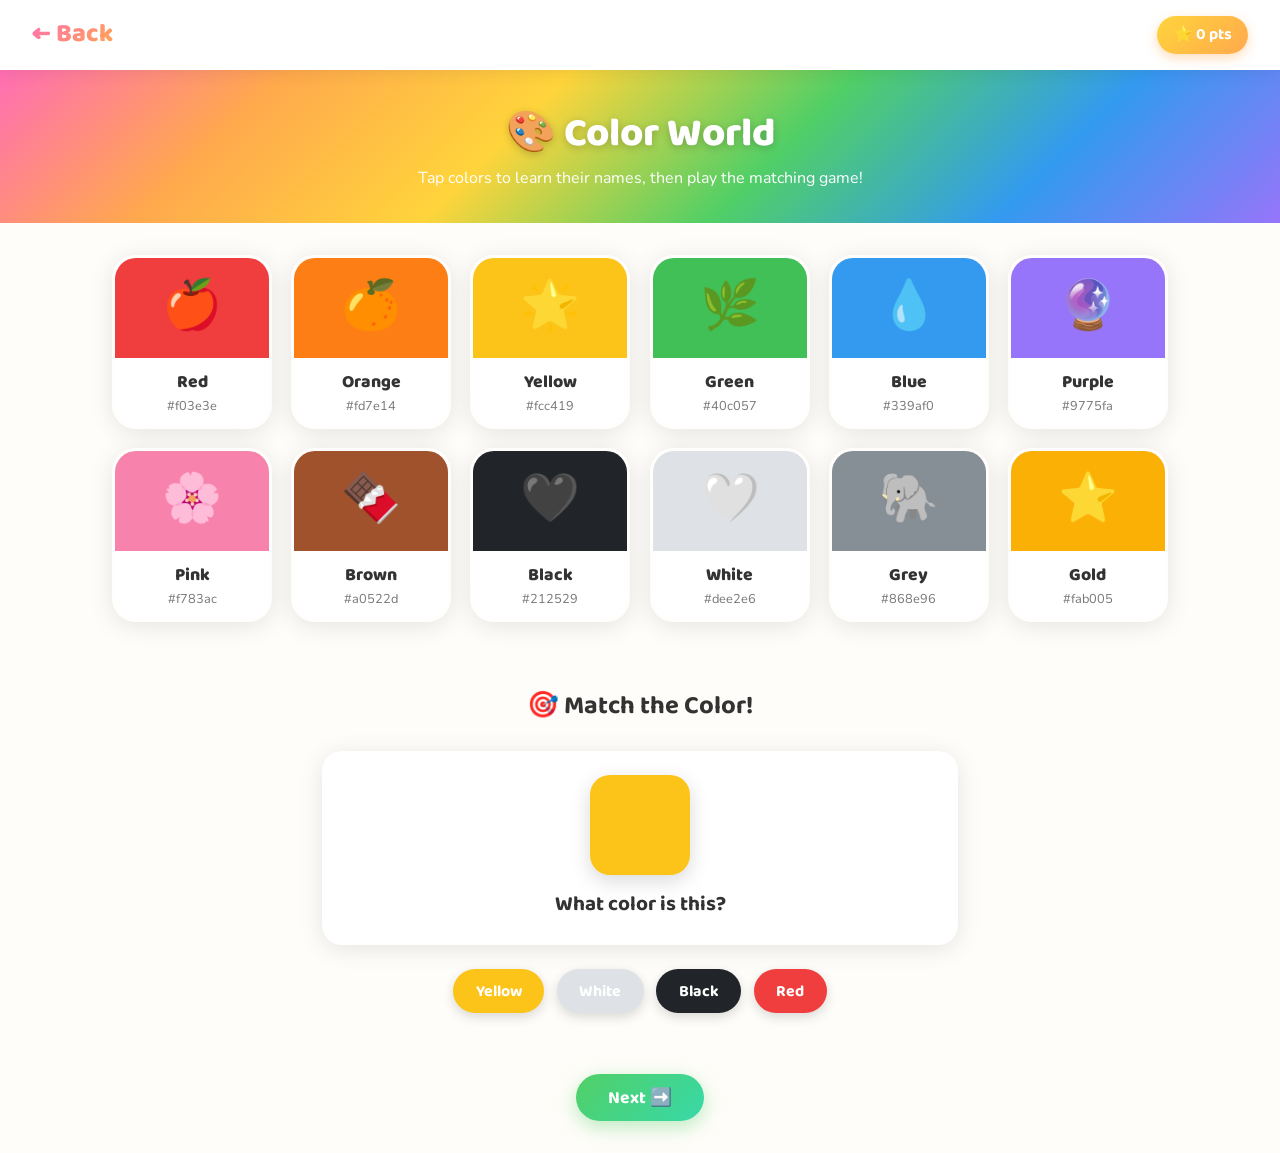
<file: target/classes/static/pages/module-colors.html>
<!DOCTYPE html>
<html lang="en">
<head>
  <meta charset="UTF-8"/>
  <meta name="viewport" content="width=device-width, initial-scale=1.0"/>
  <title>AutiLearn – Colors</title>
  <link rel="preconnect" href="https://fonts.googleapis.com"/>
  <link href="https://fonts.googleapis.com/css2?family=Baloo+2:wght@400;600;700;800&family=Nunito:wght@400;600;700&display=swap" rel="stylesheet"/>
  <link rel="stylesheet" href="../css/style.css"/>
  <style>
    body { background:#fffdf9; min-height:100vh; }
    .module-hero { text-align:center; padding:2rem;
      background:linear-gradient(135deg,#ff6eb4,#ffa94d,#ffd43b,#51cf66,#339af0,#9775fa);
      color:#fff; }
    .module-hero h1 { font-family:var(--font-head); font-size:2.5rem; font-weight:800; text-shadow:0 2px 8px rgba(0,0,0,.2); }

    .color-grid { display:flex; flex-wrap:wrap; gap:1.2rem; justify-content:center; padding:2rem; }
    .color-swatch {
      width:160px; border-radius:24px; overflow:hidden; cursor:pointer;
      box-shadow:var(--shadow); border:3px solid rgba(255,255,255,.5);
      transition:.3s; font-family:var(--font-head);
    }
    .color-swatch:hover { transform:scale(1.08) rotate(1deg); box-shadow:var(--shadow-hover); }
    .swatch-box { height:100px; display:flex; align-items:center; justify-content:center; font-size:3rem; }
    .swatch-info { background:#fff; padding:.6rem 1rem; text-align:center; }
    .swatch-name { font-weight:800; font-size:1.1rem; }
    .swatch-hex  { font-size:.8rem; color:var(--muted); font-family:var(--font-body); }

    /* MATCH GAME */
    .match-section { max-width:700px; margin:0 auto; padding:2rem; }
    .match-section h2 { font-family:var(--font-head); font-size:1.6rem; text-align:center; margin-bottom:1.5rem; }
    .match-prompt {
      background:#fff; border-radius:20px; padding:1.5rem; text-align:center;
      box-shadow:var(--shadow); margin-bottom:1.5rem;
    }
    .match-color-show { width:100px; height:100px; border-radius:20px; margin:0 auto .8rem; box-shadow:0 6px 20px rgba(0,0,0,.15); }
    .match-q { font-family:var(--font-head); font-size:1.3rem; font-weight:700; }
    .match-opts { display:flex; gap:.8rem; flex-wrap:wrap; justify-content:center; }
    .match-opt {
      padding:.6rem 1.4rem; border-radius:50px; border:none;
      font-family:var(--font-head); font-size:1rem; font-weight:700;
      color:#fff; cursor:pointer; transition:.2s;
      box-shadow:0 4px 12px rgba(0,0,0,.15);
    }
    .match-opt:hover { transform:scale(1.08); }
    .match-feedback { text-align:center; font-family:var(--font-head); font-size:1.3rem; font-weight:700; min-height:2rem; margin-top:.8rem; }
  </style>
</head>
<body>
<nav class="navbar">
  <a href="dashboard-child.html" class="nav-logo">← Back</a>
  <div class="nav-links"><span id="navPoints" class="score-badge">⭐ 0 pts</span></div>
</nav>

<div class="module-hero">
  <h1>🎨 Color World</h1>
  <p>Tap colors to learn their names, then play the matching game!</p>
</div>

<!-- COLOR CARDS -->
<div class="color-grid" id="colorGrid"></div>

<!-- MATCH GAME -->
<div class="match-section">
  <h2>🎯 Match the Color!</h2>
  <div class="match-prompt">
    <div class="match-color-show" id="matchShow"></div>
    <div class="match-q">What color is this?</div>
  </div>
  <div class="match-opts" id="matchOpts"></div>
  <div class="match-feedback" id="matchFeedback"></div>
  <div style="text-align:center;margin-top:1rem;">
    <button class="btn btn-green" style="width:auto;padding:.6rem 2rem;" onclick="nextMatch()">Next ➡️</button>
  </div>
</div>

<script src="../js/main.js"></script>
<script>
  const COLORS=[
    {name:'Red',    hex:'#f03e3e', emoji:'🍎'},{name:'Orange', hex:'#fd7e14',emoji:'🍊'},
    {name:'Yellow', hex:'#fcc419', emoji:'🌟'},{name:'Green',  hex:'#40c057',emoji:'🌿'},
    {name:'Blue',   hex:'#339af0', emoji:'💧'},{name:'Purple', hex:'#9775fa',emoji:'🔮'},
    {name:'Pink',   hex:'#f783ac', emoji:'🌸'},{name:'Brown',  hex:'#a0522d',emoji:'🍫'},
    {name:'Black',  hex:'#212529', emoji:'🖤'},{name:'White',  hex:'#dee2e6',emoji:'🤍'},
    {name:'Grey',   hex:'#868e96', emoji:'🐘'},{name:'Gold',   hex:'#fab005',emoji:'⭐'}
  ];

  let currentColor=null;

  // Build color cards
  const grid=document.getElementById('colorGrid');
  COLORS.forEach(c=>{
    const div=document.createElement('div');
    div.className='color-swatch';
    div.innerHTML=`<div class="swatch-box" style="background:${c.hex}">${c.emoji}</div>
                   <div class="swatch-info">
                     <div class="swatch-name">${c.name}</div>
                     <div class="swatch-hex">${c.hex}</div>
                   </div>`;
    div.onclick=()=>{ speak(c.name); awardPoints(3); };
    grid.appendChild(div);
  });

  function nextMatch(){
    document.getElementById('matchFeedback').textContent='';
    currentColor=COLORS[Math.floor(Math.random()*COLORS.length)];
    document.getElementById('matchShow').style.background=currentColor.hex;

    const opts=new Set([currentColor.name]);
    while(opts.size<4) opts.add(COLORS[Math.floor(Math.random()*COLORS.length)].name);
    const arr=[...opts].sort(()=>Math.random()-.5);

    const div=document.getElementById('matchOpts');
    div.innerHTML='';
    arr.forEach(name=>{
      const c=COLORS.find(x=>x.name===name);
      const b=document.createElement('button');
      b.className='match-opt';
      b.style.background=c?c.hex:'#ccc';
      b.textContent=name;
      b.onclick=()=>checkMatch(name,b);
      div.appendChild(b);
    });
  }

  function checkMatch(name,btn){
    const fb=document.getElementById('matchFeedback');
    if(name===currentColor.name){
      fb.textContent='🎉 Correct! That\'s '+name+'!';
      speak('Correct! That is '+name);
      awardPoints(10);
      setTimeout(nextMatch,1500);
    } else {
      fb.textContent='❌ Not quite! Look at the color carefully!';
      btn.style.opacity='.4';
    }
  }

  function speak(text){
    const u=new SpeechSynthesisUtterance(text);
    u.rate=0.8; u.pitch=1.2; window.speechSynthesis.speak(u);
  }
  function awardPoints(pts){
    let cur=parseInt(sessionStorage.getItem('childPoints')||'0');
    cur+=pts; sessionStorage.setItem('childPoints',cur);
    const navEl=document.getElementById('navPoints');
    if(navEl) navEl.textContent='⭐ '+cur+' pts';
    if(pts>=10){ saveProgress(3, pts); }
  }

  document.getElementById('navPoints').textContent='⭐ '+(sessionStorage.getItem('childPoints')||'0')+' pts';
  nextMatch();
</script>
</body>
</html>
</file>
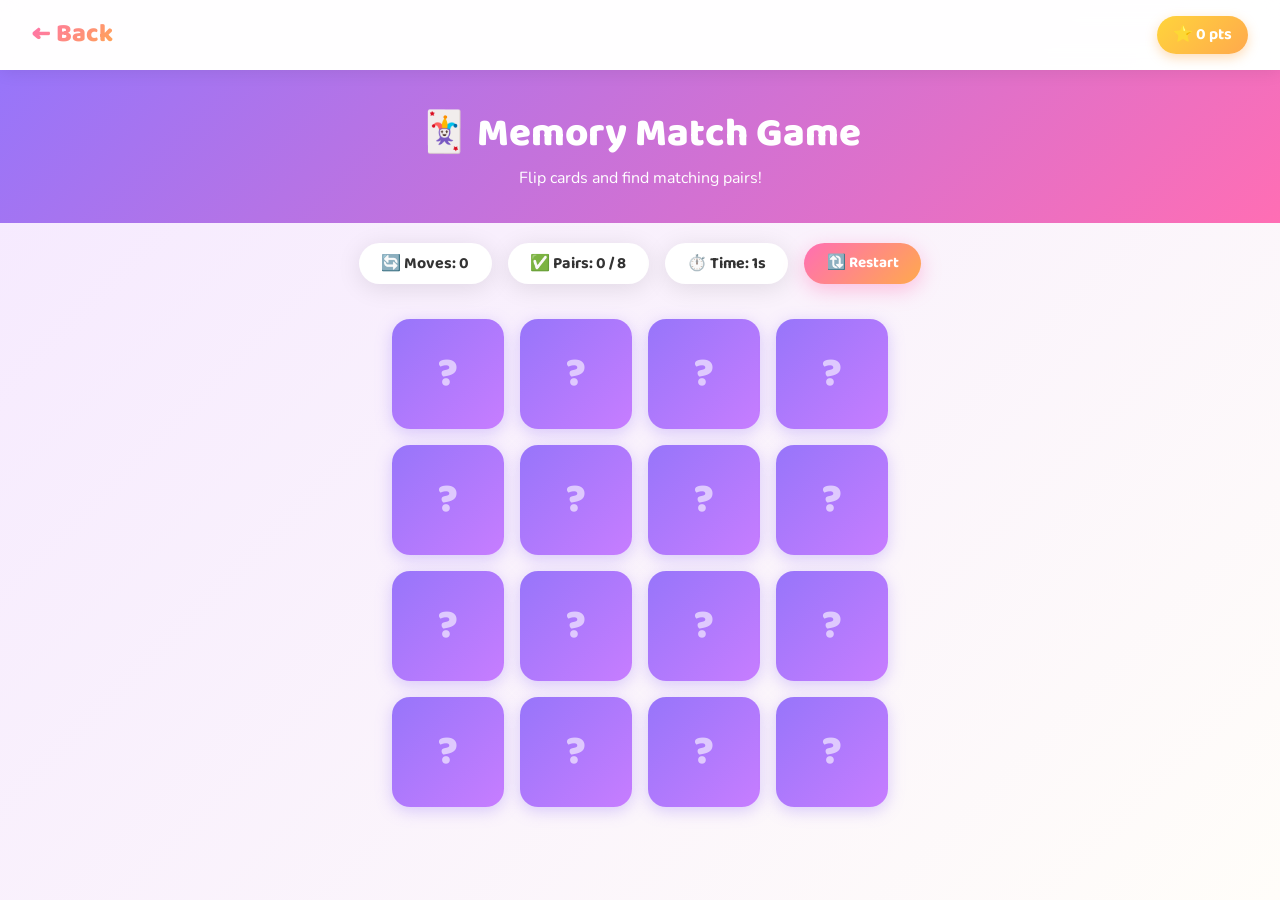
<file: target/classes/static/pages/module-game.html>
<!DOCTYPE html>
<html lang="en">
<head>
  <meta charset="UTF-8"/>
  <meta name="viewport" content="width=device-width, initial-scale=1.0"/>
  <title>AutiLearn – Memory Game</title>
  <link rel="preconnect" href="https://fonts.googleapis.com"/>
  <link href="https://fonts.googleapis.com/css2?family=Baloo+2:wght@400;600;700;800&family=Nunito:wght@400;600;700&display=swap" rel="stylesheet"/>
  <link rel="stylesheet" href="../css/style.css"/>
  <style>
    body { background:linear-gradient(135deg,#f5e8ff,#fffdf9); min-height:100vh; }
    .module-hero { text-align:center; padding:2rem;
      background:linear-gradient(135deg,#9775fa,#ff6eb4); color:#fff; }
    .module-hero h1 { font-family:var(--font-head); font-size:2.5rem; font-weight:800; }

    .game-stats {
      display:flex; gap:1rem; justify-content:center; padding:1.2rem; flex-wrap:wrap;
    }
    .stat-pill {
      background:#fff; border-radius:50px; padding:.5rem 1.4rem;
      font-family:var(--font-head); font-size:1rem; font-weight:700;
      box-shadow:var(--shadow); color:var(--text);
    }

    .card-board {
      display:grid; grid-template-columns:repeat(4,1fr);
      gap:1rem; max-width:560px; margin:0 auto; padding:1rem 2rem 2rem;
    }
    .mem-card {
      height:110px; border-radius:18px; cursor:pointer;
      perspective:600px; position:relative;
      transition:transform .1s;
    }
    .mem-card:active { transform:scale(.95); }
    .mem-card.matched { pointer-events:none; }

    .card-inner {
      width:100%; height:100%; position:relative;
      transform-style:preserve-3d;
      transition:transform .45s cubic-bezier(.4,2,.6,1);
    }
    .mem-card.flipped .card-inner { transform:rotateY(180deg); }

    .card-front, .card-back {
      position:absolute; inset:0; border-radius:18px;
      backface-visibility:hidden; display:flex;
      align-items:center; justify-content:center;
    }
    .card-front {
      background:linear-gradient(135deg,#9775fa,#c77dff);
      font-size:2.5rem; color:rgba(255,255,255,.3);
      box-shadow:0 4px 16px rgba(151,117,250,.35);
    }
    .card-front::after { content:'?'; font-family:var(--font-head); font-size:2.5rem; font-weight:800; color:rgba(255,255,255,.6); }
    .card-back {
      background:#fff; font-size:2.8rem;
      transform:rotateY(180deg);
      box-shadow:0 4px 16px rgba(0,0,0,.12);
      border:3px solid #f0e8ff;
    }
    .mem-card.matched .card-back {
      background:linear-gradient(135deg,#ebfbee,#d3f9d8);
      border-color:#b2f2bb;
    }

    .win-banner {
      display:none; text-align:center; padding:2rem;
      font-family:var(--font-head);
    }
    .win-banner.show { display:block; }
    .win-banner h2 { font-size:2.5rem; font-weight:800; color:var(--purple); margin-bottom:1rem; }
    .win-banner p  { font-size:1.2rem; color:var(--muted); }
  </style>
</head>
<body>
<nav class="navbar">
  <a href="dashboard-child.html" class="nav-logo">← Back</a>
  <div class="nav-links"><span id="navPoints" class="score-badge">⭐ 0 pts</span></div>
</nav>

<div class="module-hero">
  <h1>🃏 Memory Match Game</h1>
  <p>Flip cards and find matching pairs!</p>
</div>

<div class="game-stats">
  <div class="stat-pill">🔄 Moves: <span id="moveCount">0</span></div>
  <div class="stat-pill">✅ Pairs: <span id="pairCount">0</span> / 8</div>
  <div class="stat-pill">⏱️ Time: <span id="timer">0s</span></div>
  <button class="btn btn-primary" style="width:auto;padding:.5rem 1.4rem;font-size:.95rem;" onclick="initGame()">🔃 Restart</button>
</div>

<div class="card-board" id="board"></div>

<div class="win-banner" id="winBanner">
  <h2>🎉 Amazing! You Won!</h2>
  <p>You matched all pairs in <span id="finalMoves">0</span> moves!</p>
  <button class="btn btn-primary mt-2" style="width:auto;padding:.7rem 2rem;" onclick="initGame()">🔃 Play Again</button>
  <a href="dashboard-child.html" class="btn btn-secondary mt-2" style="width:auto;padding:.7rem 2rem;margin-left:.5rem;">🏠 Dashboard</a>
</div>

<script src="../js/main.js"></script>
<script>
  const EMOJIS=['🍎','🐶','🌈','⭐','🎈','🦋','🎵','🌸'];
  let flipped=[], matched=0, moves=0, seconds=0, timerInterval=null;
  let canFlip=true;

  function initGame(){
    const pairs=[...EMOJIS,...EMOJIS].sort(()=>Math.random()-.5);
    flipped=[]; matched=0; moves=0; seconds=0; canFlip=true;
    document.getElementById('moveCount').textContent='0';
    document.getElementById('pairCount').textContent='0';
    document.getElementById('timer').textContent='0s';
    document.getElementById('winBanner').classList.remove('show');
    clearInterval(timerInterval);
    timerInterval=setInterval(()=>{
      seconds++;
      document.getElementById('timer').textContent=seconds+'s';
    },1000);

    const board=document.getElementById('board');
    board.innerHTML='';
    pairs.forEach((emoji,i)=>{
      const card=document.createElement('div');
      card.className='mem-card';
      card.dataset.emoji=emoji;
      card.dataset.index=i;
      card.innerHTML=`<div class="card-inner">
        <div class="card-front"></div>
        <div class="card-back">${emoji}</div>
      </div>`;
      card.onclick=()=>flipCard(card);
      board.appendChild(card);
    });
  }

  function flipCard(card){
    if(!canFlip) return;
    if(card.classList.contains('flipped')||card.classList.contains('matched')) return;
    card.classList.add('flipped');
    flipped.push(card);
    if(flipped.length===2){
      canFlip=false;
      moves++;
      document.getElementById('moveCount').textContent=moves;
      setTimeout(checkMatch,700);
    }
  }

  function checkMatch(){
    const [a,b]=flipped;
    if(a.dataset.emoji===b.dataset.emoji){
      a.classList.add('matched'); b.classList.add('matched');
      matched++;
      document.getElementById('pairCount').textContent=matched;
      awardPoints(15);
      speak('Great match!');
      if(matched===8){
        clearInterval(timerInterval);
        document.getElementById('finalMoves').textContent=moves;
        document.getElementById('winBanner').classList.add('show');
        awardPoints(50);
        speak('Amazing! You won the memory game!');
      }
    } else {
      a.classList.remove('flipped'); b.classList.remove('flipped');
    }
    flipped=[]; canFlip=true;
  }

  function speak(text){
    const u=new SpeechSynthesisUtterance(text);
    u.rate=0.9; u.pitch=1.2; window.speechSynthesis.speak(u);
  }
  function awardPoints(pts){
    let cur=parseInt(sessionStorage.getItem('childPoints')||'0');
    cur+=pts; sessionStorage.setItem('childPoints',cur);
    const navEl=document.getElementById('navPoints');
    if(navEl) navEl.textContent='⭐ '+cur+' pts';
    if(pts>=10){ saveProgress(5, pts); }
  }

  document.getElementById('navPoints').textContent='⭐ '+(sessionStorage.getItem('childPoints')||'0')+' pts';
  initGame();
</script>
</body>
</html>
</file>
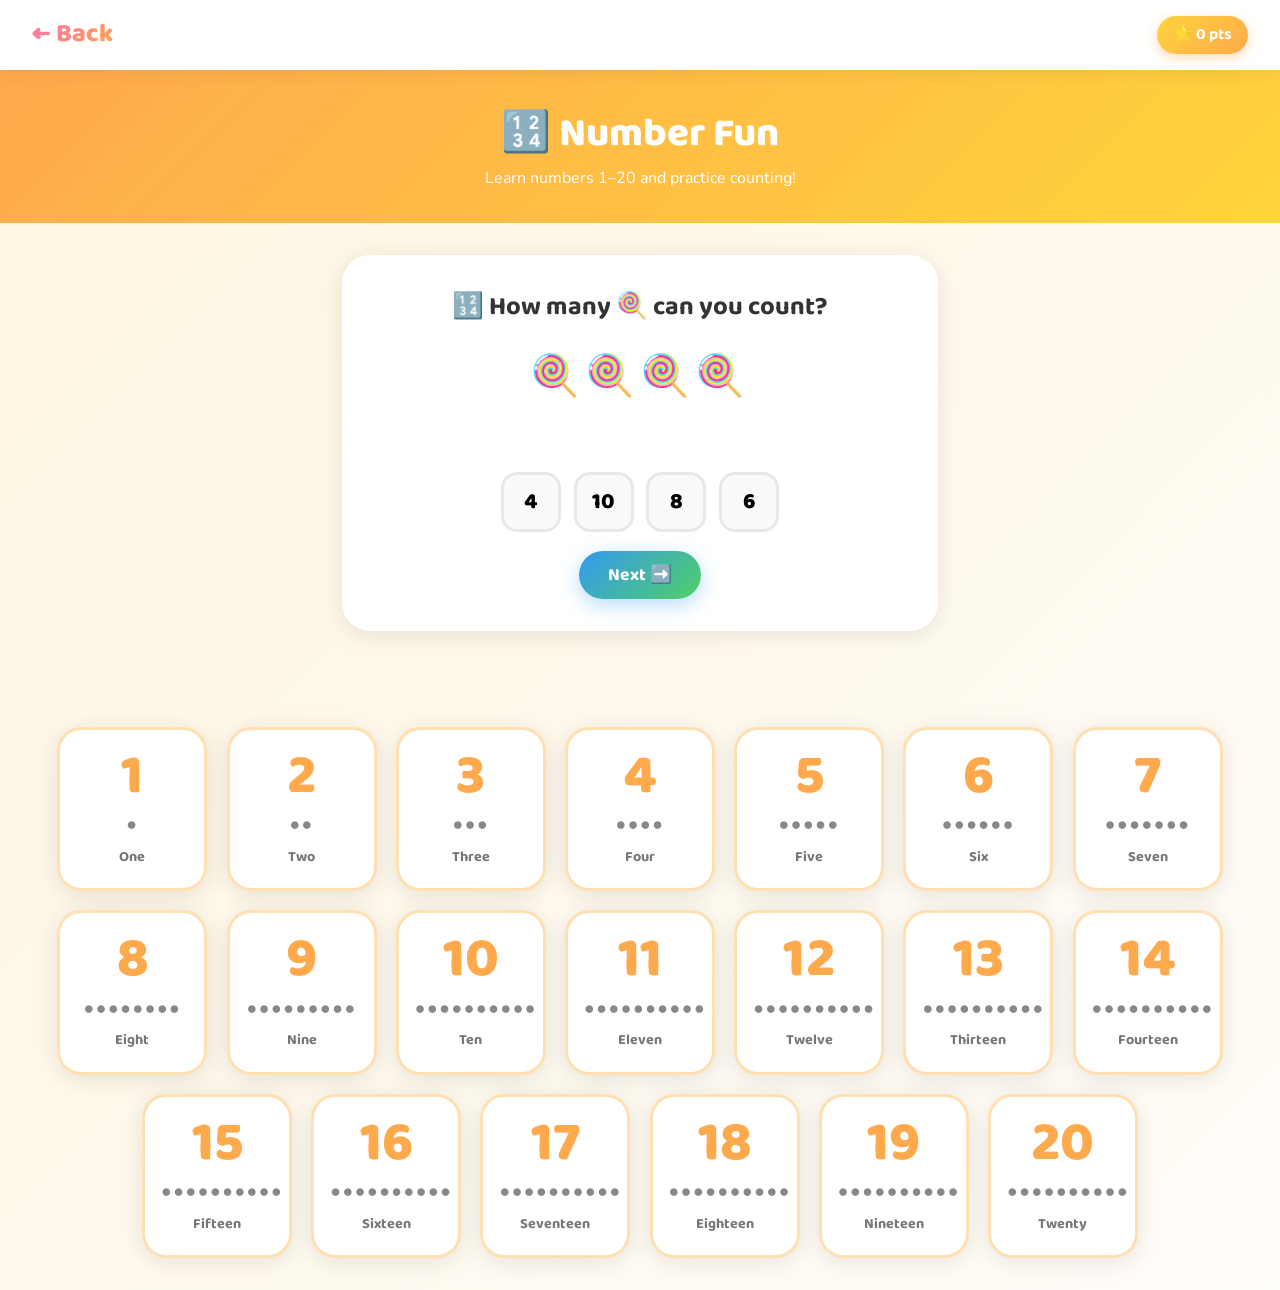
<file: target/classes/static/pages/module-numbers.html>
<!DOCTYPE html>
<html lang="en">
<head>
  <meta charset="UTF-8"/>
  <meta name="viewport" content="width=device-width, initial-scale=1.0"/>
  <title>AutiLearn – Numbers</title>
  <link rel="preconnect" href="https://fonts.googleapis.com"/>
  <link href="https://fonts.googleapis.com/css2?family=Baloo+2:wght@400;600;700;800&family=Nunito:wght@400;600;700&display=swap" rel="stylesheet"/>
  <link rel="stylesheet" href="../css/style.css"/>
  <style>
    body { background:linear-gradient(135deg,#fff5e0,#fffdf9); min-height:100vh; }
    .module-hero { text-align:center; padding:2rem;
                   background:linear-gradient(135deg,#ffa94d,#ffd43b); color:#fff; }
    .module-hero h1 { font-family:var(--font-head); font-size:2.5rem; font-weight:800; }

    .num-grid { display:flex; flex-wrap:wrap; gap:1.2rem; justify-content:center; padding:2rem; }
    .num-card {
      width:150px; background:#fff; border-radius:24px; padding:1.2rem 1rem;
      text-align:center; cursor:pointer; box-shadow:var(--shadow);
      border:3px solid #ffe0b2; transition:.3s;
      font-family:var(--font-head);
    }
    .num-card:hover { transform:translateY(-8px) scale(1.05); box-shadow:var(--shadow-hover); border-color:var(--orange); }
    .num-big { font-size:3.5rem; font-weight:800; color:var(--orange); line-height:1; }
    .num-dots { font-size:1.1rem; margin:.4rem 0; letter-spacing:.1rem; color:#888; }
    .num-word { font-size:.9rem; font-weight:700; color:var(--muted); }

    /* Counting activity */
    .count-activity {
      max-width:600px; margin:0 auto; padding:2rem;
      background:#fff; border-radius:28px; box-shadow:var(--shadow);
      margin-bottom:2rem;
    }
    .count-activity h2 { font-family:var(--font-head); font-size:1.6rem; text-align:center; margin-bottom:1rem; }
    .count-items { font-size:2.5rem; text-align:center; letter-spacing:.3rem; margin:1rem 0; }
    .count-answer {
      display:flex; gap:.8rem; justify-content:center; flex-wrap:wrap; margin-top:1rem;
    }
    .count-opt {
      width:60px; height:60px; border-radius:16px; border:3px solid #e8e8e8;
      background:#fafafa; font-family:var(--font-head); font-size:1.4rem; font-weight:800;
      cursor:pointer; transition:.2s; display:flex; align-items:center; justify-content:center;
    }
    .count-opt:hover { border-color:var(--orange); background:#fff5e0; transform:scale(1.1); }
    .count-opt.correct { border-color:var(--green); background:#ebfbee; color:var(--green); }
    .count-opt.wrong   { border-color:#f03e3e; background:#fff0f3; color:#f03e3e; }
    .feedback { text-align:center; font-family:var(--font-head); font-size:1.4rem; font-weight:700; min-height:2rem; }
  </style>
</head>
<body>
<nav class="navbar">
  <a href="dashboard-child.html" class="nav-logo">← Back</a>
  <div class="nav-links">
    <span id="navPoints" class="score-badge">⭐ 0 pts</span>
  </div>
</nav>

<div class="module-hero">
  <h1>🔢 Number Fun</h1>
  <p>Learn numbers 1–20 and practice counting!</p>
</div>

<!-- COUNTING ACTIVITY -->
<div style="padding:2rem; max-width:660px; margin:0 auto;">
  <div class="count-activity">
    <h2>🔢 How many <span id="countEmoji">🍎</span> can you count?</h2>
    <div class="count-items" id="countItems">🍎🍎🍎</div>
    <div class="feedback" id="feedback"></div>
    <div class="count-answer" id="countAnswers"></div>
    <div style="text-align:center;margin-top:1.2rem;">
      <button class="btn btn-secondary" style="width:auto;padding:.6rem 1.8rem;" onclick="nextQuestion()">Next ➡️</button>
    </div>
  </div>
</div>

<!-- NUMBER CARDS -->
<div class="num-grid" id="numGrid"></div>

<script src="../js/main.js"></script>
<script>
  const NUMBERS = [
    {n:1,word:'One',e:'1️⃣'},{n:2,word:'Two',e:'2️⃣'},{n:3,word:'Three',e:'3️⃣'},
    {n:4,word:'Four',e:'4️⃣'},{n:5,word:'Five',e:'5️⃣'},{n:6,word:'Six',e:'6️⃣'},
    {n:7,word:'Seven',e:'7️⃣'},{n:8,word:'Eight',e:'8️⃣'},{n:9,word:'Nine',e:'9️⃣'},
    {n:10,word:'Ten',e:'🔟'},{n:11,word:'Eleven',e:'1️⃣1️⃣'},{n:12,word:'Twelve',e:'1️⃣2️⃣'},
    {n:13,word:'Thirteen',e:'1️⃣3️⃣'},{n:14,word:'Fourteen',e:'1️⃣4️⃣'},{n:15,word:'Fifteen',e:'1️⃣5️⃣'},
    {n:16,word:'Sixteen',e:'1️⃣6️⃣'},{n:17,word:'Seventeen',e:'1️⃣7️⃣'},{n:18,word:'Eighteen',e:'1️⃣8️⃣'},
    {n:19,word:'Nineteen',e:'1️⃣9️⃣'},{n:20,word:'Twenty',e:'2️⃣0️⃣'}
  ];

  const EMOJIS = ['🍎','🐶','⭐','🎈','🌸','🦋','🍭','🐸'];
  let currentAnswer=0, currentEmoji='🍎';

  function buildDots(n){ return '●'.repeat(n); }

  // Build number cards
  const grid=document.getElementById('numGrid');
  NUMBERS.forEach(item=>{
    const c=document.createElement('div');
    c.className='num-card';
    c.innerHTML=`<div class="num-big">${item.n}</div>
                 <div class="num-dots">${buildDots(Math.min(item.n,10))}</div>
                 <div class="num-word">${item.word}</div>`;
    c.onclick=()=>{ speak(item.word+', '+item.n); awardPoints(3); };
    grid.appendChild(c);
  });

  // Counting quiz
  function nextQuestion(){
    document.getElementById('feedback').textContent='';
    document.querySelectorAll('.count-opt').forEach(o=>{
      o.classList.remove('correct','wrong'); o.disabled=false;
    });
    const count=Math.floor(Math.random()*9)+1;
    currentAnswer=count;
    currentEmoji=EMOJIS[Math.floor(Math.random()*EMOJIS.length)];
    document.getElementById('countEmoji').textContent=currentEmoji;
    document.getElementById('countItems').textContent=currentEmoji.repeat(count);

    // build options (correct + 3 wrong)
    const opts=new Set([count]);
    while(opts.size<4){ opts.add(Math.floor(Math.random()*10)+1); }
    const arr=[...opts].sort(()=>Math.random()-.5);

    const ansDiv=document.getElementById('countAnswers');
    ansDiv.innerHTML='';
    arr.forEach(n=>{
      const b=document.createElement('button');
      b.className='count-opt'; b.textContent=n;
      b.onclick=()=>checkAnswer(n,b);
      ansDiv.appendChild(b);
    });
  }

  function checkAnswer(val, btn){
    const feedback=document.getElementById('feedback');
    if(val===currentAnswer){
      btn.classList.add('correct');
      feedback.textContent='🎉 Correct! Great counting!';
      speak('Correct! Great job!');
      awardPoints(10);
      setTimeout(nextQuestion,1500);
    } else {
      btn.classList.add('wrong');
      feedback.textContent='❌ Try again! Count carefully…';
      speak('Try again');
    }
    document.querySelectorAll('.count-opt').forEach(o=>o.disabled=true);
    btn.disabled=false;
  }

  function speak(text){
    const u=new SpeechSynthesisUtterance(text);
    u.rate=0.8; u.pitch=1.2; window.speechSynthesis.speak(u);
  }

  function awardPoints(pts){
    let cur=parseInt(sessionStorage.getItem('childPoints')||'0');
    cur+=pts; sessionStorage.setItem('childPoints',cur);
    const navEl=document.getElementById('navPoints');
    if(navEl) navEl.textContent='⭐ '+cur+' pts';
    if(pts>=10){ saveProgress(2, pts); }
  }

  document.getElementById('navPoints').textContent='⭐ '+(sessionStorage.getItem('childPoints')||'0')+' pts';
  nextQuestion();
</script>
</body>
</html>
</file>
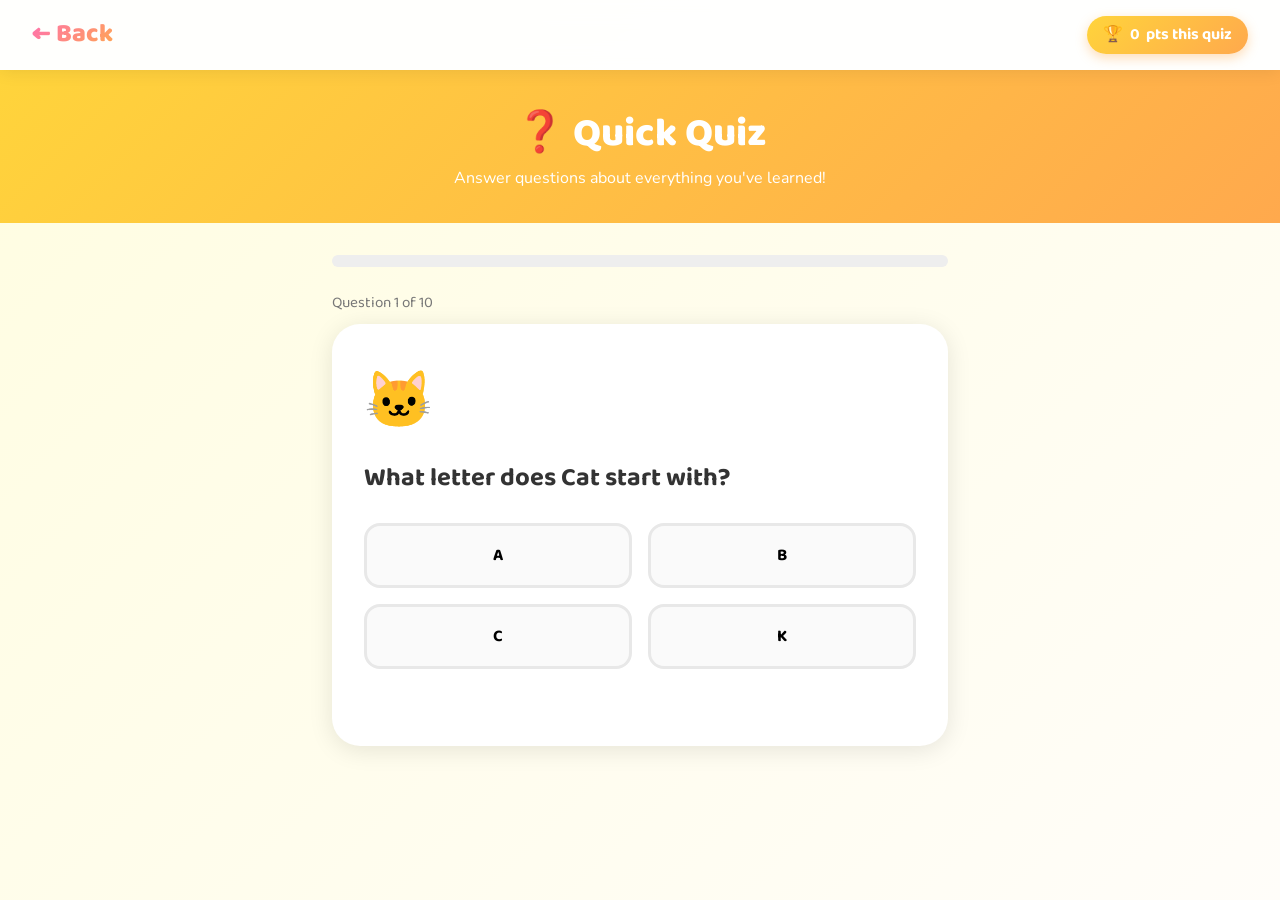
<file: target/classes/static/pages/module-quiz.html>
<!DOCTYPE html>
<html lang="en">
<head>
  <meta charset="UTF-8"/>
  <meta name="viewport" content="width=device-width, initial-scale=1.0"/>
  <title>AutiLearn – Quick Quiz</title>
  <link rel="preconnect" href="https://fonts.googleapis.com"/>
  <link href="https://fonts.googleapis.com/css2?family=Baloo+2:wght@400;600;700;800&family=Nunito:wght@400;600;700&display=swap" rel="stylesheet"/>
  <link rel="stylesheet" href="../css/style.css"/>
  <style>
    body { background:linear-gradient(135deg,#fffde0,#fffdf9); min-height:100vh; }
    .module-hero { text-align:center; padding:2rem;
      background:linear-gradient(135deg,#ffd43b,#ffa94d); color:#fff; }
    .module-hero h1 { font-family:var(--font-head); font-size:2.5rem; font-weight:800; }

    .quiz-wrap { max-width:680px; margin:0 auto; padding:2rem; }

    .progress-bar-wrap { height:12px; background:#eee; border-radius:50px; margin-bottom:1.5rem; overflow:hidden; }
    .progress-bar-fill { height:100%; background:linear-gradient(90deg,#ffd43b,#ffa94d); border-radius:50px; transition:width .4s; }

    .q-number { font-family:var(--font-head); font-size:.95rem; color:var(--muted); margin-bottom:.5rem; }
    .q-card {
      background:#fff; border-radius:28px; padding:2rem;
      box-shadow:var(--shadow); margin-bottom:1.5rem;
      animation:cardIn .4s cubic-bezier(.34,1.56,.64,1) both;
    }
    .q-emoji { font-size:3.5rem; margin-bottom:.8rem; }
    .q-text  { font-family:var(--font-head); font-size:1.6rem; font-weight:700; color:var(--text); margin-bottom:1.5rem; }
    .q-options { display:grid; grid-template-columns:repeat(2,1fr); gap:1rem; }
    .q-opt {
      padding:1rem; border-radius:16px; border:3px solid #e8e8e8;
      font-family:var(--font-head); font-size:1.05rem; font-weight:700;
      background:#fafafa; cursor:pointer; transition:.2s; text-align:center;
    }
    .q-opt:hover { border-color:var(--yellow); background:#fffde0; transform:scale(1.03); }
    .q-opt.correct { border-color:var(--green); background:#ebfbee; color:var(--green); transform:scale(1.05); }
    .q-opt.wrong   { border-color:#f03e3e; background:#fff0f3; color:#f03e3e; }
    .q-feedback { text-align:center; font-family:var(--font-head); font-size:1.3rem; font-weight:700; min-height:2rem; margin-top:.8rem; }

    .result-screen {
      display:none; text-align:center; padding:2rem;
      background:#fff; border-radius:28px; box-shadow:var(--shadow);
    }
    .result-screen.show { display:block; animation:cardIn .5s cubic-bezier(.34,1.56,.64,1) both; }
    .result-emoji { font-size:5rem; margin-bottom:1rem; }
    .result-score { font-family:var(--font-head); font-size:3rem; font-weight:800;
      background:linear-gradient(135deg,var(--orange),var(--yellow));
      -webkit-background-clip:text; -webkit-text-fill-color:transparent; background-clip:text; }
    .result-msg { font-family:var(--font-head); font-size:1.4rem; font-weight:700; color:var(--text); margin:.5rem 0; }
    .result-sub { font-family:var(--font-body); color:var(--muted); margin-bottom:1.5rem; }
  </style>
</head>
<body>
<nav class="navbar">
  <a href="dashboard-child.html" class="nav-logo">← Back</a>
  <div class="nav-links">
    <span class="score-badge">🏆 <span id="quizScore">0</span> pts this quiz</span>
  </div>
</nav>

<div class="module-hero">
  <h1>❓ Quick Quiz</h1>
  <p>Answer questions about everything you've learned!</p>
</div>

<div class="quiz-wrap">
  <div class="progress-bar-wrap"><div class="progress-bar-fill" id="qProgress" style="width:0%"></div></div>
  <div class="q-number" id="qNumber">Question 1 of 10</div>

  <div class="q-card" id="qCard">
    <div class="q-emoji" id="qEmoji">❓</div>
    <div class="q-text"  id="qText">Loading…</div>
    <div class="q-options" id="qOptions"></div>
    <div class="q-feedback" id="qFeedback"></div>
  </div>

  <div class="result-screen" id="resultScreen">
    <div class="result-emoji" id="resultEmoji">🎉</div>
    <div class="result-score" id="resultScore">0 / 10</div>
    <div class="result-msg"   id="resultMsg">Well done!</div>
    <div class="result-sub"   id="resultSub">Keep learning and try again!</div>
    <div style="display:flex;gap:1rem;justify-content:center;flex-wrap:wrap;">
      <button class="btn btn-primary"   style="width:auto;padding:.7rem 2rem;" onclick="startQuiz()">🔃 Try Again</button>
      <a href="dashboard-child.html" class="btn btn-secondary" style="width:auto;padding:.7rem 2rem;">🏠 Dashboard</a>
    </div>
  </div>
</div>

<script src="../js/main.js"></script>
<script>
  const ALL_QUESTIONS=[
    {e:'🍎',q:'What letter does Apple start with?',  opts:['A','B','C','D'],     ans:'A'},
    {e:'🐶',q:'What letter does Dog start with?',    opts:['A','B','D','F'],     ans:'D'},
    {e:'🔢',q:'What comes after 5?',                  opts:['4','6','7','8'],     ans:'6'},
    {e:'🔢',q:'How many fingers on one hand?',        opts:['4','5','6','3'],     ans:'5'},
    {e:'🔢',q:'What is 3 + 4?',                       opts:['6','7','8','9'],     ans:'7'},
    {e:'🎨',q:'What color is the sky?',               opts:['Red','Blue','Green','Pink'],  ans:'Blue'},
    {e:'🎨',q:'What color is grass?',                 opts:['Yellow','Blue','Green','Red'],ans:'Green'},
    {e:'🎨',q:'What color is the sun?',               opts:['Blue','Orange','Yellow','Pink'],ans:'Yellow'},
    {e:'🔷',q:'How many sides does a triangle have?', opts:['2','3','4','5'],     ans:'3'},
    {e:'🔷',q:'What shape has no corners?',           opts:['Square','Rectangle','Triangle','Circle'],ans:'Circle'},
    {e:'🔷',q:'How many sides does a square have?',   opts:['3','5','4','6'],     ans:'4'},
    {e:'🌈',q:'Which is NOT a color of the rainbow?', opts:['Red','Pink','Blue','Green'],  ans:'Pink'},
    {e:'⭐',q:'What shape is a star?',                opts:['Round','Pointed','Square','Flat'],ans:'Pointed'},
    {e:'🍊',q:'What color is an orange?',             opts:['Red','Yellow','Orange','Green'],ans:'Orange'},
    {e:'🐱',q:'What letter does Cat start with?',     opts:['A','B','C','K'],     ans:'C'},
  ];

  let questions=[], idx=0, quizScore=0;

  function startQuiz(){
    questions=[...ALL_QUESTIONS].sort(()=>Math.random()-.5).slice(0,10);
    idx=0; quizScore=0;
    document.getElementById('resultScreen').classList.remove('show');
    document.getElementById('qCard').style.display='block';
    document.getElementById('qNumber').style.display='block';
    document.getElementById('qProgress').style.display='block';
    document.getElementById('quizScore').textContent='0';
    showQuestion();
  }

  function showQuestion(){
    const q=questions[idx];
    document.getElementById('qNumber').textContent=`Question ${idx+1} of ${questions.length}`;
    document.getElementById('qProgress').style.width=(idx/questions.length*100)+'%';
    document.getElementById('qEmoji').textContent=q.e;
    document.getElementById('qText').textContent=q.q;
    document.getElementById('qFeedback').textContent='';

    const opts=document.getElementById('qOptions');
    opts.innerHTML='';
    q.opts.forEach(opt=>{
      const b=document.createElement('button');
      b.className='q-opt'; b.textContent=opt;
      b.onclick=()=>answer(opt,b,q.ans);
      opts.appendChild(b);
    });
  }

  function answer(val,btn,correct){
    document.querySelectorAll('.q-opt').forEach(o=>o.disabled=true);
    const fb=document.getElementById('qFeedback');
    if(val===correct){
      btn.classList.add('correct');
      fb.textContent='🎉 Correct! Awesome!';
      quizScore+=10;
      document.getElementById('quizScore').textContent=quizScore;
      speak('Correct! Great job!');
      awardPoints(10);
    } else {
      btn.classList.add('wrong');
      document.querySelectorAll('.q-opt').forEach(o=>{
        if(o.textContent===correct) o.classList.add('correct');
      });
      fb.textContent='❌ The answer was '+correct+'!';
      speak('The answer was '+correct);
    }
    setTimeout(()=>{
      idx++;
      if(idx<questions.length){ showQuestion(); }
      else { showResult(); }
    },1500);
  }

  function showResult(){
    document.getElementById('qCard').style.display='none';
    document.getElementById('qNumber').style.display='none';
    document.getElementById('qProgress').style.display='none';
    const pct=quizScore/100;
    let emoji='😊',msg='Good Try!',sub='Keep practicing and you\'ll do even better!';
    if(pct>=0.9){ emoji='🏆'; msg='Outstanding!'; sub='You\'re a quiz champion! 🎉'; }
    else if(pct>=0.7){ emoji='🌟'; msg='Great Job!'; sub='You know so much! Keep it up!'; }
    else if(pct>=0.5){ emoji='😊'; msg='Nice Work!'; sub='A little more practice and you\'ll ace it!'; }
    document.getElementById('resultEmoji').textContent=emoji;
    document.getElementById('resultScore').textContent=quizScore+' / 100';
    document.getElementById('resultMsg').textContent=msg;
    document.getElementById('resultSub').textContent=sub;
    document.getElementById('resultScreen').classList.add('show');
    speak(msg+' You scored '+quizScore+' out of 100!');
    if(pct>=0.5) awardPoints(25);
  }

  function speak(text){
    const u=new SpeechSynthesisUtterance(text);
    u.rate=0.85; u.pitch=1.2; window.speechSynthesis.speak(u);
  }
  function awardPoints(pts){
    let cur=parseInt(sessionStorage.getItem('childPoints')||'0');
    cur+=pts; sessionStorage.setItem('childPoints',cur);
    const navEl=document.getElementById('navPoints');
    if(navEl) navEl.textContent='⭐ '+cur+' pts';
    if(pts>=10){ saveProgress(6, pts); }
  }

  startQuiz();
</script>
</body>
</html>
</file>
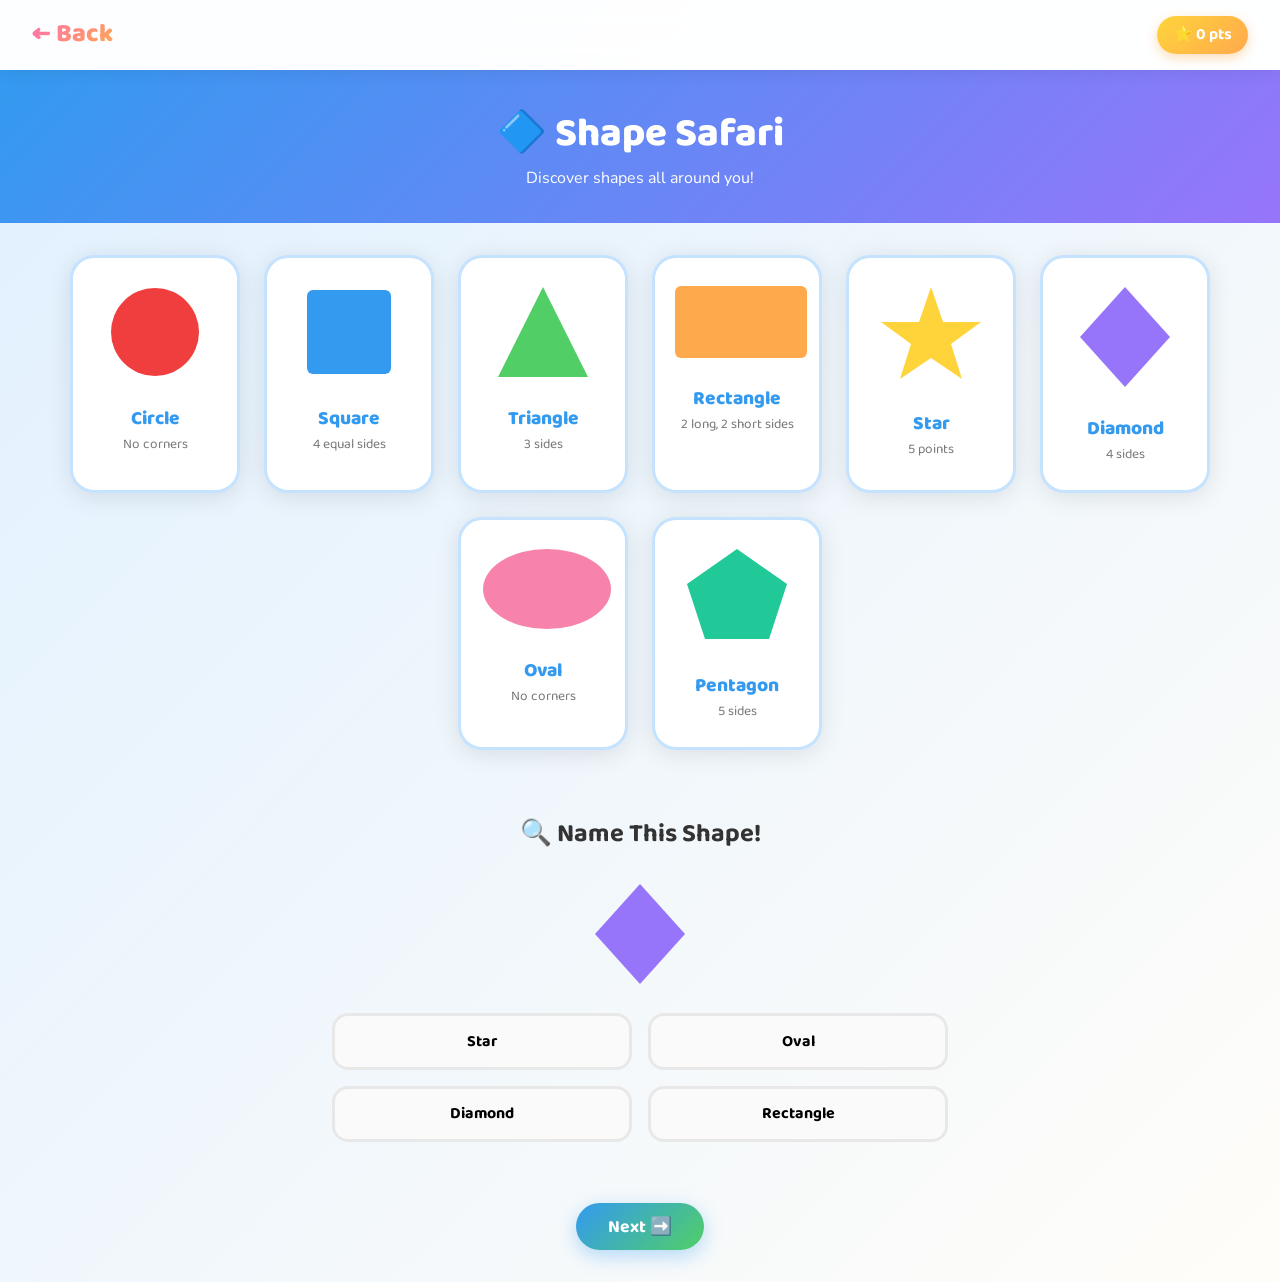
<file: target/classes/static/pages/module-shapes.html>
<!DOCTYPE html>
<html lang="en">
<head>
  <meta charset="UTF-8"/>
  <meta name="viewport" content="width=device-width, initial-scale=1.0"/>
  <title>AutiLearn – Shapes</title>
  <link rel="preconnect" href="https://fonts.googleapis.com"/>
  <link href="https://fonts.googleapis.com/css2?family=Baloo+2:wght@400;600;700;800&family=Nunito:wght@400;600;700&display=swap" rel="stylesheet"/>
  <link rel="stylesheet" href="../css/style.css"/>
  <style>
    body { background:linear-gradient(135deg,#e0f0ff,#fffdf9); min-height:100vh; }
    .module-hero { text-align:center; padding:2rem;
      background:linear-gradient(135deg,#339af0,#9775fa); color:#fff; }
    .module-hero h1 { font-family:var(--font-head); font-size:2.5rem; font-weight:800; }

    .shape-grid { display:flex; flex-wrap:wrap; gap:1.5rem; justify-content:center; padding:2rem; }
    .shape-card {
      width:170px; background:#fff; border-radius:24px; padding:1.5rem 1rem;
      text-align:center; cursor:pointer; box-shadow:var(--shadow);
      border:3px solid #c5e3ff; transition:.3s; font-family:var(--font-head);
    }
    .shape-card:hover { transform:translateY(-8px) rotate(2deg); box-shadow:var(--shadow-hover); border-color:var(--blue); }
    .shape-svg { margin-bottom:.8rem; }
    .shape-name { font-size:1.2rem; font-weight:800; color:var(--blue); }
    .shape-sides{ font-size:.85rem; color:var(--muted); }

    /* QUIZ */
    .quiz-section { max-width:680px; margin:0 auto; padding:2rem; }
    .quiz-section h2 { font-family:var(--font-head); font-size:1.6rem; text-align:center; margin-bottom:1.5rem; }
    .shape-display { display:flex; justify-content:center; margin-bottom:1.5rem; }
    .shape-opts { display:grid; grid-template-columns:repeat(2,1fr); gap:1rem; }
    .shape-opt {
      padding:.8rem 1rem; border-radius:16px; border:3px solid #e8e8e8;
      font-family:var(--font-head); font-size:1rem; font-weight:700;
      background:#fafafa; cursor:pointer; transition:.2s;
    }
    .shape-opt:hover { border-color:var(--blue); background:#e0f0ff; }
    .shape-opt.correct { border-color:var(--green); background:#ebfbee; color:var(--green); }
    .shape-opt.wrong   { border-color:#f03e3e; background:#fff0f3; color:#f03e3e; }
    .shape-feedback { text-align:center; font-family:var(--font-head); font-size:1.3rem; font-weight:700; min-height:2rem; margin-top:.8rem; }
  </style>
</head>
<body>
<nav class="navbar">
  <a href="dashboard-child.html" class="nav-logo">← Back</a>
  <div class="nav-links"><span id="navPoints" class="score-badge">⭐ 0 pts</span></div>
</nav>

<div class="module-hero">
  <h1>🔷 Shape Safari</h1>
  <p>Discover shapes all around you!</p>
</div>

<div class="shape-grid" id="shapeGrid"></div>

<div class="quiz-section">
  <h2>🔍 Name This Shape!</h2>
  <div class="shape-display" id="shapeDisplay"></div>
  <div class="shape-opts" id="shapeOpts"></div>
  <div class="shape-feedback" id="shapeFeedback"></div>
  <div style="text-align:center;margin-top:1rem;">
    <button class="btn btn-secondary" style="width:auto;padding:.6rem 2rem;" onclick="nextShapeQ()">Next ➡️</button>
  </div>
</div>

<script src="../js/main.js"></script>
<script>
  const SHAPES=[
    {name:'Circle',   sides:'No corners', color:'#f03e3e',
     svg:`<svg width="100" height="100"><circle cx="50" cy="50" r="44" fill="#f03e3e"/></svg>`},
    {name:'Square',   sides:'4 equal sides', color:'#339af0',
     svg:`<svg width="100" height="100"><rect x="8" y="8" width="84" height="84" rx="6" fill="#339af0"/></svg>`},
    {name:'Triangle', sides:'3 sides', color:'#51cf66',
     svg:`<svg width="100" height="100"><polygon points="50,5 95,95 5,95" fill="#51cf66"/></svg>`},
    {name:'Rectangle',sides:'2 long, 2 short sides', color:'#ffa94d',
     svg:`<svg width="140" height="80"><rect x="4" y="4" width="132" height="72" rx="6" fill="#ffa94d"/></svg>`},
    {name:'Star',     sides:'5 points', color:'#ffd43b',
     svg:`<svg width="110" height="105"><polygon points="55,5 67,40 105,40 75,62 86,97 55,76 24,97 35,62 5,40 43,40" fill="#ffd43b"/></svg>`},
    {name:'Diamond',  sides:'4 sides', color:'#9775fa',
     svg:`<svg width="100" height="110"><polygon points="50,5 95,55 50,105 5,55" fill="#9775fa"/></svg>`},
    {name:'Oval',     sides:'No corners', color:'#f783ac',
     svg:`<svg width="140" height="90"><ellipse cx="70" cy="45" rx="64" ry="40" fill="#f783ac"/></svg>`},
    {name:'Pentagon', sides:'5 sides', color:'#20c997',
     svg:`<svg width="110" height="105"><polygon points="55,5 105,40 87,95 23,95 5,40" fill="#20c997"/></svg>`}
  ];

  let currentShape=null;

  const grid=document.getElementById('shapeGrid');
  SHAPES.forEach(s=>{
    const div=document.createElement('div');
    div.className='shape-card';
    div.innerHTML=`<div class="shape-svg">${s.svg}</div>
                   <div class="shape-name">${s.name}</div>
                   <div class="shape-sides">${s.sides}</div>`;
    div.onclick=()=>{ speak(s.name+'. '+s.sides); awardPoints(4); };
    grid.appendChild(div);
  });

  function nextShapeQ(){
    document.getElementById('shapeFeedback').textContent='';
    currentShape=SHAPES[Math.floor(Math.random()*SHAPES.length)];
    document.getElementById('shapeDisplay').innerHTML=currentShape.svg;

    const opts=new Set([currentShape.name]);
    while(opts.size<4) opts.add(SHAPES[Math.floor(Math.random()*SHAPES.length)].name);
    const arr=[...opts].sort(()=>Math.random()-.5);

    const div=document.getElementById('shapeOpts');
    div.innerHTML='';
    arr.forEach(name=>{
      const b=document.createElement('button');
      b.className='shape-opt'; b.textContent=name;
      b.onclick=()=>checkShape(name,b);
      div.appendChild(b);
    });
  }

  function checkShape(name,btn){
    const fb=document.getElementById('shapeFeedback');
    document.querySelectorAll('.shape-opt').forEach(o=>o.disabled=true);
    if(name===currentShape.name){
      btn.classList.add('correct');
      fb.textContent='🎉 Yes! It\'s a '+name+'!';
      speak('Correct! That is a '+name);
      awardPoints(10);
      setTimeout(nextShapeQ,1500);
    } else {
      btn.classList.add('wrong');
      fb.textContent='❌ Not quite! Keep trying!';
      document.querySelectorAll('.shape-opt').forEach(o=>o.disabled=false);
    }
  }

  function speak(text){
    const u=new SpeechSynthesisUtterance(text);
    u.rate=0.8; u.pitch=1.2; window.speechSynthesis.speak(u);
  }
  function awardPoints(pts){
    let cur=parseInt(sessionStorage.getItem('childPoints')||'0');
    cur+=pts; sessionStorage.setItem('childPoints',cur);
    const navEl=document.getElementById('navPoints');
    if(navEl) navEl.textContent='⭐ '+cur+' pts';
    if(pts>=10){ saveProgress(4, pts); }
  }

  document.getElementById('navPoints').textContent='⭐ '+(sessionStorage.getItem('childPoints')||'0')+' pts';
  nextShapeQ();
</script>
</body>
</html>
</file>
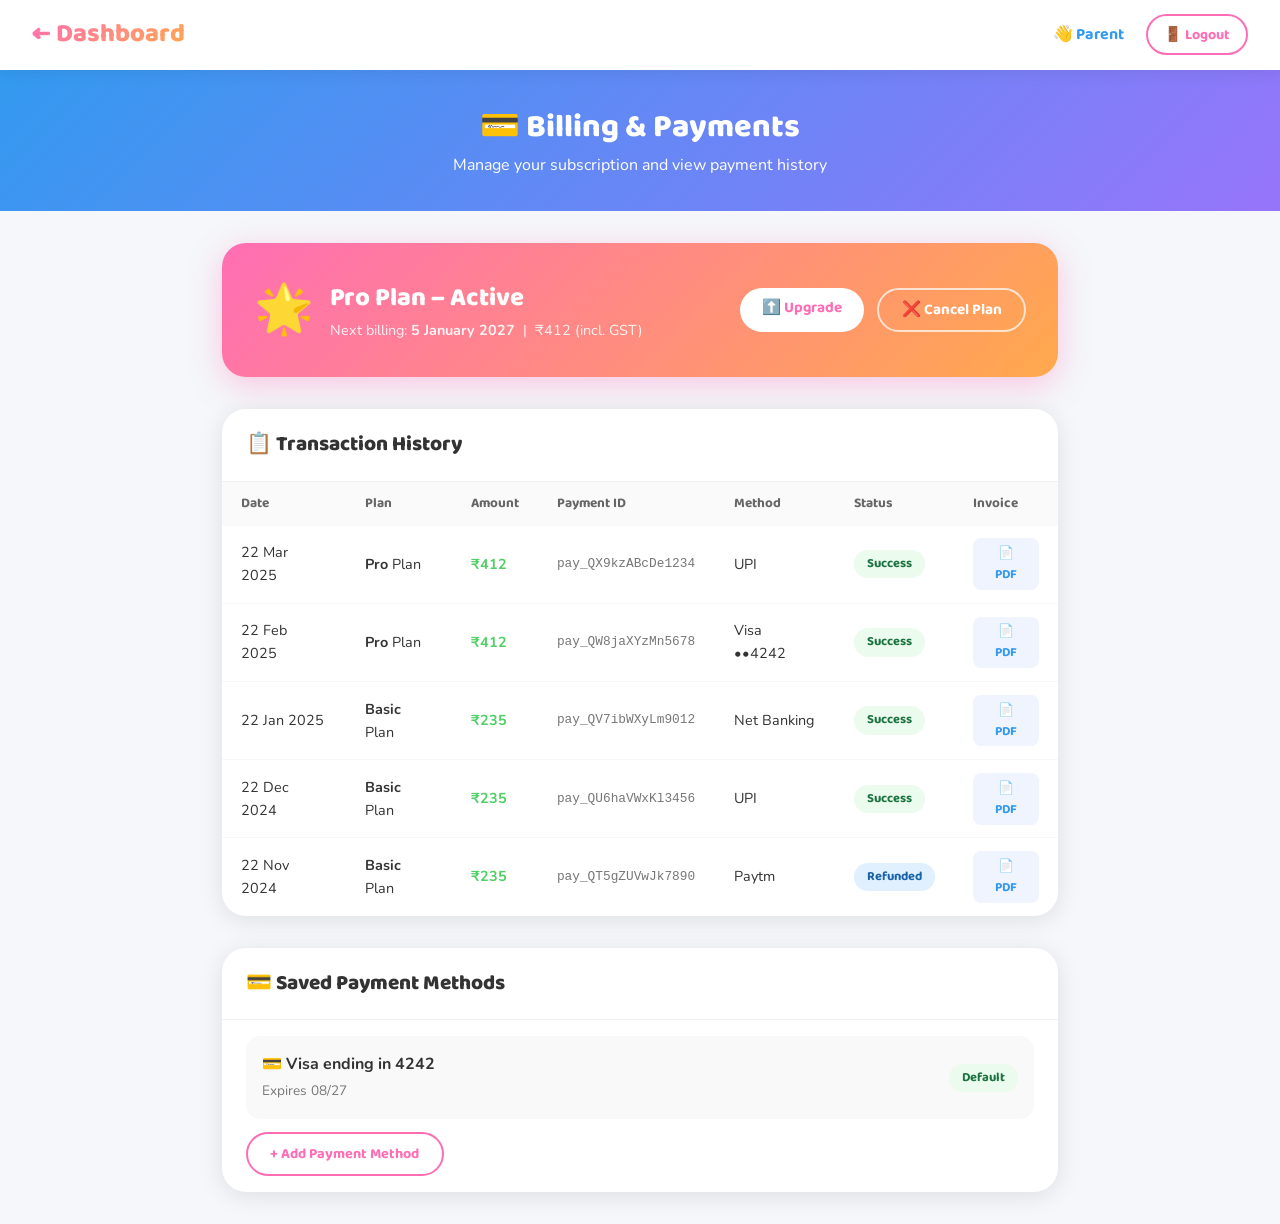
<file: target/classes/static/pages/payment-history.html>
<!DOCTYPE html>
<html lang="en">
<head>
  <meta charset="UTF-8"/>
  <meta name="viewport" content="width=device-width, initial-scale=1.0"/>
  <title>AutiLearn – Payment History</title>
  <link rel="preconnect" href="https://fonts.googleapis.com"/>
  <link href="https://fonts.googleapis.com/css2?family=Baloo+2:wght@400;600;700;800&family=Nunito:wght@400;600;700&display=swap" rel="stylesheet"/>
  <link rel="stylesheet" href="../css/style.css"/>
  <style>
    body { background:#f5f7fa; }
    .page-header {
      background:linear-gradient(135deg,#339af0,#9775fa);
      color:#fff; padding:2rem; text-align:center;
    }
    .page-header h1 { font-family:var(--font-head); font-size:2rem; font-weight:800; }
    .panel { max-width:900px; margin:2rem auto; padding:0 2rem; }

    /* Active Plan Card */
    .active-plan-card {
      background:linear-gradient(135deg,#ff6eb4,#ffa94d);
      border-radius:24px; padding:1.8rem 2rem; color:#fff;
      display:flex; align-items:center; justify-content:space-between;
      flex-wrap:wrap; gap:1rem; margin-bottom:2rem;
      box-shadow:0 8px 32px rgba(255,110,180,.35);
    }
    .plan-badge { font-size:3rem; }
    .plan-info h2 { font-family:var(--font-head); font-size:1.6rem; font-weight:800; }
    .plan-info p  { opacity:.9; font-size:.9rem; }
    .plan-actions { display:flex; gap:.8rem; flex-wrap:wrap; }
    .btn-white {
      background:#fff; color:var(--pink);
      font-family:var(--font-head); font-weight:700; font-size:.95rem;
      padding:.5rem 1.4rem; border-radius:50px; border:none; cursor:pointer;
      transition:.2s; text-decoration:none;
    }
    .btn-white:hover { transform:translateY(-2px); box-shadow:0 6px 16px rgba(0,0,0,.15); }
    .btn-white-outline {
      background:transparent; color:#fff;
      border:2px solid rgba(255,255,255,.7);
      font-family:var(--font-head); font-weight:700; font-size:.95rem;
      padding:.5rem 1.4rem; border-radius:50px; cursor:pointer; transition:.2s;
    }
    .btn-white-outline:hover { background:rgba(255,255,255,.15); }

    /* Transactions Table */
    .section-box { background:#fff; border-radius:24px; box-shadow:var(--shadow); overflow:hidden; margin-bottom:2rem; }
    .section-box h2 { font-family:var(--font-head); font-size:1.3rem; font-weight:800; padding:1.2rem 1.5rem; border-bottom:1px solid #f0f0f0; }
    .txn-table { width:100%; border-collapse:collapse; }
    .txn-table th { background:#fafafa; font-family:var(--font-head); font-size:.85rem; color:#666; padding:.7rem 1.2rem; text-align:left; }
    .txn-table td { padding:.8rem 1.2rem; border-bottom:1px solid #f8f8f8; font-family:var(--font-body); font-size:.9rem; }
    .txn-table tr:last-child td { border:none; }
    .status-pill {
      display:inline-block; padding:.25rem .8rem; border-radius:50px;
      font-family:var(--font-head); font-size:.8rem; font-weight:700;
    }
    .status-success { background:#ebfbee; color:#1b7340; }
    .status-pending { background:#fff9db; color:#e67700; }
    .status-failed  { background:#fff0f3; color:#c92a2a; }
    .status-refunded{ background:#e0f0ff; color:#1864ab; }

    .btn-invoice {
      background:#f0f4ff; color:var(--blue);
      border:none; border-radius:8px; padding:.3rem .8rem;
      font-family:var(--font-head); font-size:.8rem; font-weight:700;
      cursor:pointer; transition:.2s;
    }
    .btn-invoice:hover { background:var(--blue); color:#fff; }

    /* Cancel Modal */
    .modal-overlay { display:none; position:fixed; inset:0; background:rgba(0,0,0,.5); backdrop-filter:blur(8px); z-index:1000; align-items:center; justify-content:center; }
    .modal-overlay.show { display:flex; }
    .modal { background:#fff; border-radius:24px; padding:2rem; max-width:400px; width:90%; box-shadow:0 20px 60px rgba(0,0,0,.3); text-align:center; animation:cardIn .4s cubic-bezier(.34,1.56,.64,1) both; }
    .modal h3 { font-family:var(--font-head); font-size:1.4rem; font-weight:800; margin-bottom:.5rem; }
    .modal p  { font-family:var(--font-body); color:var(--muted); margin-bottom:1.5rem; font-size:.9rem; }
    .modal-btns { display:flex; gap:1rem; justify-content:center; }
  </style>
</head>
<body>
<nav class="navbar">
  <a href="dashboard-parent.html" class="nav-logo">← Dashboard</a>
  <div class="nav-links">
    <span id="navParent" style="font-family:var(--font-head);font-weight:700;color:var(--blue);">👨‍👩‍👧</span>
    <button class="btn btn-outline" style="width:auto;padding:.4rem 1rem;font-size:.9rem;" onclick="sessionStorage.clear();window.location.href='../index.html'">🚪 Logout</button>
  </div>
</nav>

<div class="page-header">
  <h1>💳 Billing & Payments</h1>
  <p>Manage your subscription and view payment history</p>
</div>

<div class="panel">

  <!-- Active Plan -->
  <div class="active-plan-card">
    <div style="display:flex;align-items:center;gap:1rem;">
      <div class="plan-badge">🌟</div>
      <div class="plan-info">
        <h2 id="activePlanName">Pro Plan – Active</h2>
        <p>Next billing: <strong id="nextBilling">April 22, 2025</strong> &nbsp;|&nbsp; ₹<span id="activePlanAmt">412</span> (incl. GST)</p>
      </div>
    </div>
    <div class="plan-actions">
      <a href="pricing.html" class="btn-white">⬆️ Upgrade</a>
      <button class="btn-white-outline" onclick="openCancelModal()">❌ Cancel Plan</button>
    </div>
  </div>

  <!-- Transaction History -->
  <div class="section-box">
    <h2>📋 Transaction History</h2>
    <table class="txn-table">
      <thead>
        <tr>
          <th>Date</th>
          <th>Plan</th>
          <th>Amount</th>
          <th>Payment ID</th>
          <th>Method</th>
          <th>Status</th>
          <th>Invoice</th>
        </tr>
      </thead>
      <tbody id="txnBody">
        <!-- Populated by JS -->
      </tbody>
    </table>
  </div>

  <!-- Payment Methods -->
  <div class="section-box">
    <h2>💳 Saved Payment Methods</h2>
    <div style="padding:1rem 1.5rem;">
      <div style="display:flex;align-items:center;justify-content:space-between;padding:1rem;background:#f9f9f9;border-radius:14px;margin-bottom:.8rem;">
        <div style="font-family:var(--font-body);">
          <strong>💳 Visa ending in 4242</strong><br>
          <span style="color:var(--muted);font-size:.85rem;">Expires 08/27</span>
        </div>
        <span class="status-pill status-success">Default</span>
      </div>
      <button class="btn btn-outline" style="width:auto;padding:.5rem 1.4rem;font-size:.9rem;" onclick="alert('Razorpay card management would open here in production.')">+ Add Payment Method</button>
    </div>
  </div>

</div>

<!-- Cancel Subscription Modal -->
<div class="modal-overlay" id="cancelModal">
  <div class="modal">
    <div style="font-size:3rem;margin-bottom:.5rem;">😢</div>
    <h3>Cancel Subscription?</h3>
    <p>You'll lose access to all premium modules on <strong id="cancelDate">April 22, 2025</strong>. Your child's progress data will be saved for 30 days.</p>
    <div class="modal-btns">
      <button class="btn btn-primary" style="flex:1;" onclick="closeCancelModal()">Keep Plan 💙</button>
      <button class="btn btn-outline" style="flex:1;" onclick="confirmCancel()">Yes, Cancel</button>
    </div>
  </div>
</div>

<script>
  // Demo transaction data
  const TRANSACTIONS = [
    {date:'22 Mar 2025', plan:'Pro',   amount:'₹412', id:'pay_QX9kzABcDe1234', method:'UPI',         status:'success'},
    {date:'22 Feb 2025', plan:'Pro',   amount:'₹412', id:'pay_QW8jaXYzMn5678', method:'Visa ••4242', status:'success'},
    {date:'22 Jan 2025', plan:'Basic', amount:'₹235', id:'pay_QV7ibWXyLm9012', method:'Net Banking',  status:'success'},
    {date:'22 Dec 2024', plan:'Basic', amount:'₹235', id:'pay_QU6haVWxKl3456', method:'UPI',         status:'success'},
    {date:'22 Nov 2024', plan:'Basic', amount:'₹235', id:'pay_QT5gZUVwJk7890', method:'Paytm',       status:'refunded'},
  ];

  const parentName = sessionStorage.getItem('parentName') || 'Parent';
  document.getElementById('navParent').textContent = '👋 ' + parentName;

  // Set next billing date
  const nextDate = new Date();
  nextDate.setMonth(nextDate.getMonth() + 1);
  const dateStr = nextDate.toLocaleDateString('en-IN', {day:'numeric', month:'long', year:'numeric'});
  document.getElementById('nextBilling').textContent = dateStr;
  document.getElementById('cancelDate').textContent  = dateStr;

  // Populate transaction table
  const tbody = document.getElementById('txnBody');
  TRANSACTIONS.forEach(t => {
    const statusClass = {success:'status-success', refunded:'status-refunded', failed:'status-failed', pending:'status-pending'}[t.status];
    const statusLabel = t.status.charAt(0).toUpperCase() + t.status.slice(1);
    tbody.innerHTML += `
      <tr>
        <td>${t.date}</td>
        <td><strong>${t.plan}</strong> Plan</td>
        <td style="font-weight:700;color:var(--green);">${t.amount}</td>
        <td style="font-family:monospace;font-size:.8rem;color:var(--muted);">${t.id}</td>
        <td>${t.method}</td>
        <td><span class="status-pill ${statusClass}">${statusLabel}</span></td>
        <td><button class="btn-invoice" onclick="downloadInvoice('${t.id}')">📄 PDF</button></td>
      </tr>`;
  });

  // Load active plan from API
  const parentId = sessionStorage.getItem('parentId');
  if(parentId){
    fetch('/api/payment/subscription/'+parentId)
      .then(r=>r.json())
      .then(d=>{
        if(d.plan) document.getElementById('activePlanName').textContent = d.plan + ' Plan – Active';
        if(d.amount) document.getElementById('activePlanAmt').textContent = d.amount;
      }).catch(()=>{});
  }

  function openCancelModal()  { document.getElementById('cancelModal').classList.add('show'); }
  function closeCancelModal() { document.getElementById('cancelModal').classList.remove('show'); }

  function confirmCancel(){
    fetch('/api/payment/cancel', {
      method:'POST', headers:{'Content-Type':'application/json'},
      body: JSON.stringify({parentId: sessionStorage.getItem('parentId')})
    })
    .then(()=>{})
    .catch(()=>{});
    document.getElementById('activePlanName').textContent = 'Free Plan (Cancelled)';
    closeCancelModal();
    alert('Subscription cancelled. You have access until ' + dateStr + '.');
  }

  function downloadInvoice(payId){
    alert('Invoice for ' + payId + ' would be downloaded as PDF.\n(Backend generates PDF in production.)');
  }
</script>
</body>
</html>
</file>
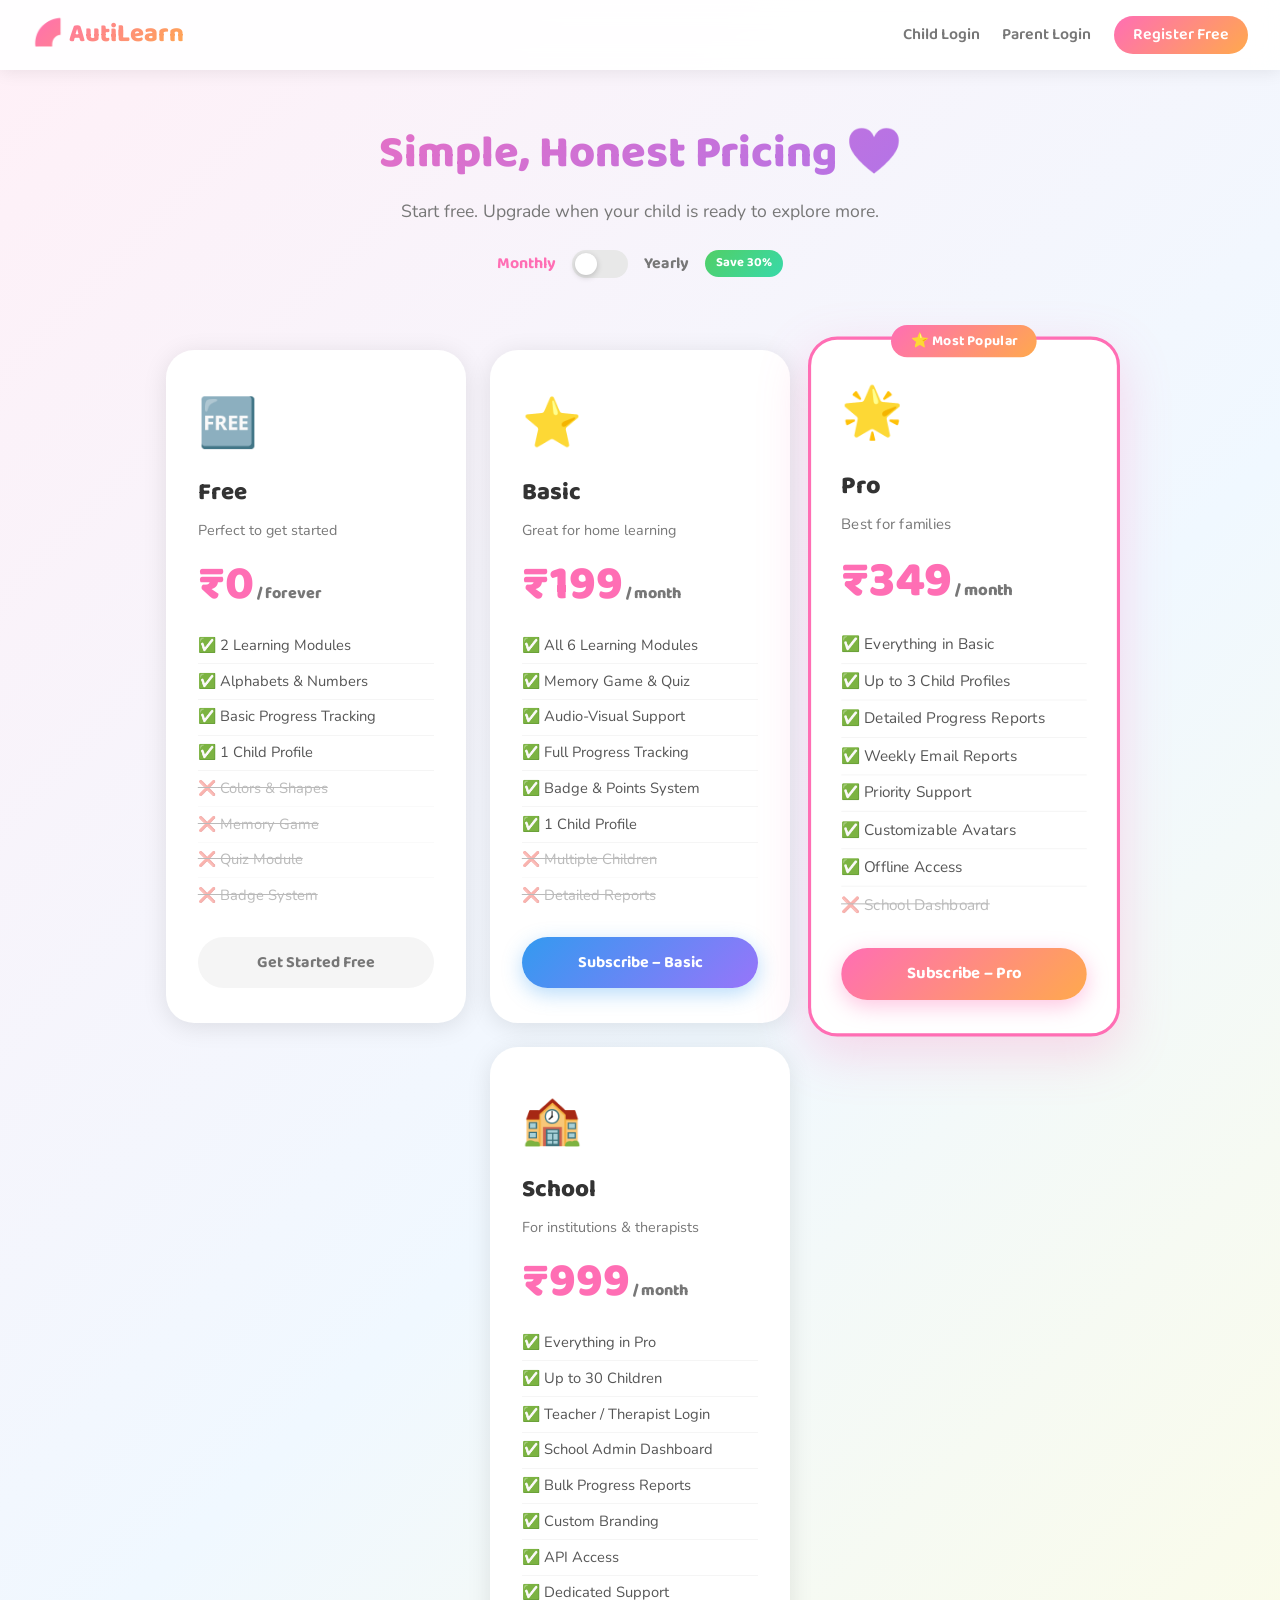
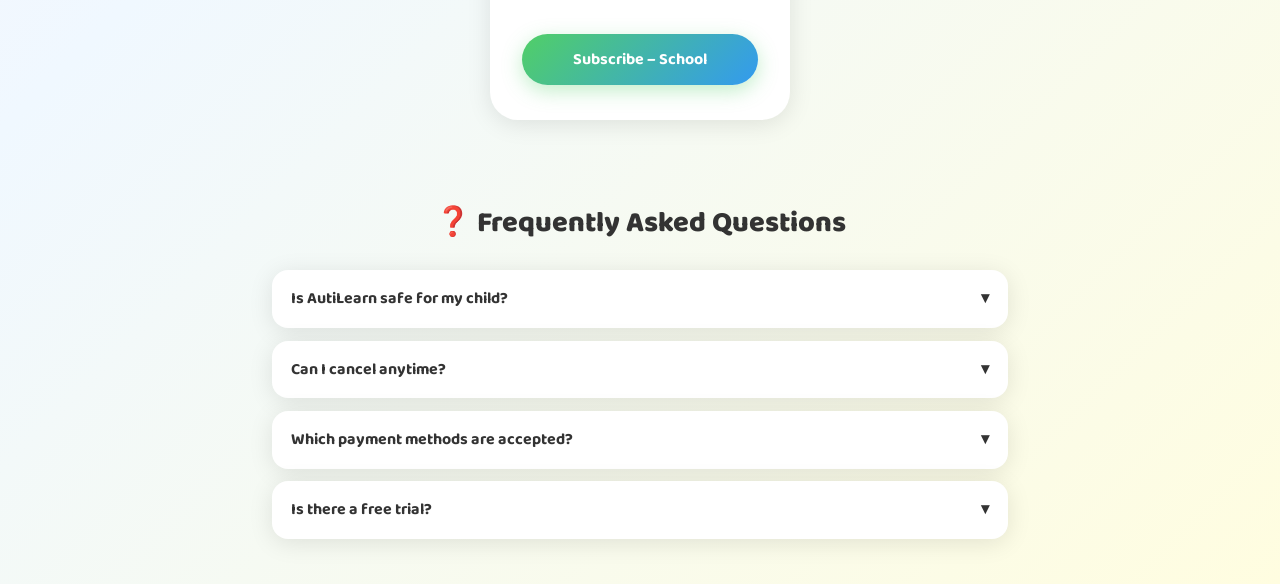
<file: target/classes/static/pages/pricing.html>
<!DOCTYPE html>
<html lang="en">
<head>
  <meta charset="UTF-8"/>
  <meta name="viewport" content="width=device-width, initial-scale=1.0"/>
  <title>AutiLearn – Plans & Pricing</title>
  <link rel="preconnect" href="https://fonts.googleapis.com"/>
  <link href="https://fonts.googleapis.com/css2?family=Baloo+2:wght@400;600;700;800&family=Nunito:wght@400;600;700&display=swap" rel="stylesheet"/>
  <link rel="stylesheet" href="../css/style.css"/>
  <script src="https://checkout.razorpay.com/v1/checkout.js"></script>
  <style>
    body { background:linear-gradient(135deg,#fff0f7,#f0f8ff,#fffde0); min-height:100vh; }
    .pricing-hero { text-align:center; padding:3rem 2rem 2rem; }
    .pricing-hero h1 {
      font-family:var(--font-head); font-size:2.8rem; font-weight:800;
      background:linear-gradient(135deg,var(--pink),var(--purple));
      -webkit-background-clip:text; -webkit-text-fill-color:transparent; background-clip:text;
    }
    .pricing-hero p { font-family:var(--font-body); color:var(--muted); font-size:1.1rem; margin-top:.5rem; }
    .billing-toggle { display:flex; align-items:center; gap:1rem; justify-content:center; margin:1.5rem 0; }
    .toggle-label { font-family:var(--font-head); font-weight:700; color:var(--muted); font-size:1rem; }
    .toggle-label.active { color:var(--pink); }
    .toggle-switch { width:56px; height:28px; background:#e8e8e8; border-radius:50px; position:relative; cursor:pointer; transition:.3s; }
    .toggle-switch.on { background:linear-gradient(135deg,var(--pink),var(--orange)); }
    .toggle-switch::after { content:''; position:absolute; width:22px; height:22px; border-radius:50%; background:#fff; top:3px; left:3px; transition:.3s; box-shadow:0 2px 6px rgba(0,0,0,.2); }
    .toggle-switch.on::after { left:31px; }
    .save-badge { background:linear-gradient(135deg,var(--green),#38d9a9); color:#fff; font-family:var(--font-head); font-size:.8rem; font-weight:700; padding:.2rem .7rem; border-radius:50px; }
    .plans-grid { display:flex; gap:1.5rem; justify-content:center; flex-wrap:wrap; padding:1rem 2rem 3rem; max-width:1100px; margin:0 auto; }
    .plan-card { background:#fff; border-radius:28px; padding:2rem 1.8rem; width:300px; box-shadow:var(--shadow); border:3px solid transparent; position:relative; transition:.3s; }
    .plan-card:hover { transform:translateY(-8px); box-shadow:var(--shadow-hover); }
    .plan-card.popular { border-color:var(--pink); transform:scale(1.04); box-shadow:0 16px 48px rgba(255,110,180,.25); }
    .plan-card.popular:hover { transform:scale(1.04) translateY(-8px); }
    .popular-badge { position:absolute; top:-14px; left:50%; transform:translateX(-50%); background:linear-gradient(135deg,var(--pink),var(--orange)); color:#fff; font-family:var(--font-head); font-size:.85rem; font-weight:700; padding:.3rem 1.2rem; border-radius:50px; white-space:nowrap; }
    .plan-icon { font-size:3rem; margin-bottom:.8rem; }
    .plan-name { font-family:var(--font-head); font-size:1.5rem; font-weight:800; color:var(--text); }
    .plan-desc { font-family:var(--font-body); color:var(--muted); font-size:.9rem; margin:.4rem 0 1.2rem; }
    .plan-price { font-family:var(--font-head); font-weight:800; margin-bottom:1.2rem; }
    .price-amount { font-size:3rem; color:var(--pink); line-height:1; }
    .price-period { font-size:1rem; color:var(--muted); }
    .price-original { font-size:.95rem; color:var(--muted); text-decoration:line-through; margin-left:.4rem; }
    .plan-features { list-style:none; margin-bottom:1.5rem; }
    .plan-features li { font-family:var(--font-body); font-size:.92rem; color:#555; padding:.35rem 0; display:flex; align-items:center; gap:.5rem; border-bottom:1px solid #f5f5f5; }
    .plan-features li:last-child { border:none; }
    .feat-no { opacity:.4; text-decoration:line-through; }
    .btn-plan { display:block; width:100%; text-align:center; font-family:var(--font-head); font-size:1rem; font-weight:700; padding:.8rem; border-radius:50px; border:none; cursor:pointer; transition:.2s; }
    .btn-plan:hover { transform:translateY(-2px); }
    .btn-plan-free   { background:#f5f5f5; color:var(--muted); }
    .btn-plan-basic  { background:linear-gradient(135deg,var(--blue),var(--purple));  color:#fff; box-shadow:0 6px 20px rgba(51,154,240,.35); }
    .btn-plan-pro    { background:linear-gradient(135deg,var(--pink),var(--orange));  color:#fff; box-shadow:0 6px 20px rgba(255,110,180,.4); }
    .btn-plan-school { background:linear-gradient(135deg,var(--green),var(--blue));   color:#fff; box-shadow:0 6px 20px rgba(81,207,102,.35); }
    /* FAQ */
    .faq { max-width:800px; margin:0 auto; padding:2rem; }
    .faq h2 { font-family:var(--font-head); font-size:1.8rem; font-weight:800; text-align:center; margin-bottom:1.5rem; }
    .faq-item { background:#fff; border-radius:16px; margin-bottom:.8rem; box-shadow:var(--shadow); overflow:hidden; }
    .faq-q { font-family:var(--font-head); font-size:1rem; font-weight:700; padding:1rem 1.2rem; cursor:pointer; display:flex; justify-content:space-between; color:var(--text); }
    .faq-a { font-family:var(--font-body); color:var(--muted); font-size:.9rem; padding:0 1.2rem 1rem; display:none; }
    .faq-item.open .faq-a { display:block; }
    .faq-item.open .faq-q { color:var(--pink); }
    /* PAYMENT MODAL */
    .modal-overlay { display:none; position:fixed; inset:0; background:rgba(0,0,0,.5); backdrop-filter:blur(8px); z-index:1000; align-items:center; justify-content:center; }
    .modal-overlay.show { display:flex; }
    .modal { background:#fff; border-radius:28px; padding:2.5rem; width:92%; max-width:460px; position:relative; animation:cardIn .4s cubic-bezier(.34,1.56,.64,1) both; box-shadow:0 24px 64px rgba(0,0,0,.3); }
    .modal-close { position:absolute; top:1rem; right:1rem; background:#f0f0f0; border:none; border-radius:50%; width:36px; height:36px; font-size:1.2rem; cursor:pointer; display:flex; align-items:center; justify-content:center; }
    .modal-title { font-family:var(--font-head); font-size:1.6rem; font-weight:800; margin-bottom:.3rem; }
    .modal-sub   { color:var(--muted); font-size:.9rem; margin-bottom:1.5rem; }
    .order-summary { background:#fff8f0; border-radius:16px; padding:1rem 1.2rem; margin-bottom:1.2rem; border:2px solid #ffe8cc; }
    .order-row { display:flex; justify-content:space-between; font-family:var(--font-body); font-size:.9rem; margin:.3rem 0; }
    .order-total { font-family:var(--font-head); font-weight:800; font-size:1.1rem; color:var(--pink); margin-top:.5rem; padding-top:.5rem; border-top:1px solid #eee; }
    .success-screen { display:none; text-align:center; padding:1rem; }
    .success-screen.show { display:block; }
    .success-screen .s-emoji { font-size:5rem; }
    .success-screen h2 { font-family:var(--font-head); font-size:1.8rem; font-weight:800; color:var(--green); margin:.5rem 0; }
    .success-screen p  { font-family:var(--font-body); color:var(--muted); margin-bottom:1.2rem; }
    .txn-id { font-family:monospace; background:#f5f5f5; padding:.3rem .8rem; border-radius:8px; font-size:.85rem; }
  </style>
</head>
<body>
<nav class="navbar">
  <a href="../index.html" class="nav-logo">🌈 AutiLearn</a>
  <div class="nav-links">
    <a href="login-child.html">Child Login</a>
    <a href="login-parent.html">Parent Login</a>
    <a href="register.html" class="nav-register">Register Free</a>
  </div>
</nav>

<div class="pricing-hero">
  <h1>Simple, Honest Pricing 💙</h1>
  <p>Start free. Upgrade when your child is ready to explore more.</p>
  <div class="billing-toggle">
    <span class="toggle-label active" id="lblMonthly">Monthly</span>
    <div class="toggle-switch" id="billingToggle" onclick="toggleBilling()"></div>
    <span class="toggle-label" id="lblYearly">Yearly</span>
    <span class="save-badge">Save 30%</span>
  </div>
</div>

<div class="plans-grid">
  <!-- FREE -->
  <div class="plan-card">
    <div class="plan-icon">🆓</div><div class="plan-name">Free</div>
    <div class="plan-desc">Perfect to get started</div>
    <div class="plan-price"><span class="price-amount">₹0</span><span class="price-period"> / forever</span></div>
    <ul class="plan-features">
      <li>✅ 2 Learning Modules</li><li>✅ Alphabets &amp; Numbers</li>
      <li>✅ Basic Progress Tracking</li><li>✅ 1 Child Profile</li>
      <li class="feat-no">❌ Colors &amp; Shapes</li><li class="feat-no">❌ Memory Game</li>
      <li class="feat-no">❌ Quiz Module</li><li class="feat-no">❌ Badge System</li>
    </ul>
    <button class="btn-plan btn-plan-free" onclick="window.location.href='register.html'">Get Started Free</button>
  </div>
  <!-- BASIC -->
  <div class="plan-card">
    <div class="plan-icon">⭐</div><div class="plan-name">Basic</div>
    <div class="plan-desc">Great for home learning</div>
    <div class="plan-price">
      <span class="price-amount" id="basicPrice">₹199</span>
      <span class="price-period" id="basicPeriod"> / month</span>
      <span class="price-original" id="basicOrig" style="display:none">₹284</span>
    </div>
    <ul class="plan-features">
      <li>✅ All 6 Learning Modules</li><li>✅ Memory Game &amp; Quiz</li>
      <li>✅ Audio-Visual Support</li><li>✅ Full Progress Tracking</li>
      <li>✅ Badge &amp; Points System</li><li>✅ 1 Child Profile</li>
      <li class="feat-no">❌ Multiple Children</li><li class="feat-no">❌ Detailed Reports</li>
    </ul>
    <button class="btn-plan btn-plan-basic" onclick="openPayment('Basic',199,284)">Subscribe – Basic</button>
  </div>
  <!-- PRO -->
  <div class="plan-card popular">
    <div class="popular-badge">⭐ Most Popular</div>
    <div class="plan-icon">🌟</div><div class="plan-name">Pro</div>
    <div class="plan-desc">Best for families</div>
    <div class="plan-price">
      <span class="price-amount" id="proPrice">₹349</span>
      <span class="price-period" id="proPeriod"> / month</span>
      <span class="price-original" id="proOrig" style="display:none">₹499</span>
    </div>
    <ul class="plan-features">
      <li>✅ Everything in Basic</li><li>✅ Up to 3 Child Profiles</li>
      <li>✅ Detailed Progress Reports</li><li>✅ Weekly Email Reports</li>
      <li>✅ Priority Support</li><li>✅ Customizable Avatars</li>
      <li>✅ Offline Access</li><li class="feat-no">❌ School Dashboard</li>
    </ul>
    <button class="btn-plan btn-plan-pro" onclick="openPayment('Pro',349,499)">Subscribe – Pro</button>
  </div>
  <!-- SCHOOL -->
  <div class="plan-card">
    <div class="plan-icon">🏫</div><div class="plan-name">School</div>
    <div class="plan-desc">For institutions &amp; therapists</div>
    <div class="plan-price">
      <span class="price-amount" id="schoolPrice">₹999</span>
      <span class="price-period" id="schoolPeriod"> / month</span>
      <span class="price-original" id="schoolOrig" style="display:none">₹1428</span>
    </div>
    <ul class="plan-features">
      <li>✅ Everything in Pro</li><li>✅ Up to 30 Children</li>
      <li>✅ Teacher / Therapist Login</li><li>✅ School Admin Dashboard</li>
      <li>✅ Bulk Progress Reports</li><li>✅ Custom Branding</li>
      <li>✅ API Access</li><li>✅ Dedicated Support</li>
    </ul>
    <button class="btn-plan btn-plan-school" onclick="openPayment('School',999,1428)">Subscribe – School</button>
  </div>
</div>

<!-- FAQ -->
<div class="faq">
  <h2>❓ Frequently Asked Questions</h2>
  <div class="faq-item" onclick="toggleFaq(this)"><div class="faq-q">Is AutiLearn safe for my child? <span>▾</span></div><div class="faq-a">Yes! AutiLearn is designed specifically for autistic children with a calm interface. No ads, no tracking, no external links.</div></div>
  <div class="faq-item" onclick="toggleFaq(this)"><div class="faq-q">Can I cancel anytime? <span>▾</span></div><div class="faq-a">Absolutely. Cancel any time from your Parent Dashboard. No hidden charges.</div></div>
  <div class="faq-item" onclick="toggleFaq(this)"><div class="faq-q">Which payment methods are accepted? <span>▾</span></div><div class="faq-a">UPI, Credit/Debit Cards (Visa, Mastercard, RuPay), Net Banking, Paytm, PhonePe — all via Razorpay.</div></div>
  <div class="faq-item" onclick="toggleFaq(this)"><div class="faq-q">Is there a free trial? <span>▾</span></div><div class="faq-a">Yes! All paid plans come with a 7-day free trial. No credit card required to start.</div></div>
</div>

<!-- PAYMENT MODAL -->
<div class="modal-overlay" id="payModal">
  <div class="modal">
    <button class="modal-close" onclick="closeModal()">✕</button>
    <div id="payForm">
      <div class="modal-title">💳 Complete Payment</div>
      <div class="modal-sub">Secure checkout powered by Razorpay</div>
      <div class="order-summary">
        <div class="order-row"><span>Plan</span><span id="summaryPlan" style="font-weight:700;">Pro</span></div>
        <div class="order-row"><span>Billing</span><span id="summaryBilling">Monthly</span></div>
        <div class="order-row"><span>GST (18%)</span><span id="summaryGST">₹63</span></div>
        <div class="order-row order-total"><span>Total</span><span id="summaryTotal">₹412</span></div>
      </div>
      <div class="form-group"><label>👤 Full Name</label><input type="text" id="payName" placeholder="As on your ID"/></div>
      <div class="form-group"><label>📧 Email</label><input type="email" id="payEmail" placeholder="payment@email.com"/></div>
      <div class="form-group"><label>📱 Mobile</label><input type="tel" id="payPhone" placeholder="10-digit mobile"/></div>
      <div id="payAlert"></div>
      <button class="btn btn-primary mt-2" onclick="initiatePayment()" id="payBtn">🔒 Pay Securely via Razorpay</button>
      <p style="text-align:center;font-size:.8rem;color:var(--muted);margin-top:.8rem;font-family:var(--font-body);">🔐 256-bit SSL encrypted | Powered by Razorpay</p>
    </div>
    <div class="success-screen" id="successScreen">
      <div class="s-emoji">🎉</div>
      <h2>Payment Successful!</h2>
      <p>Welcome to AutiLearn <span id="successPlan">Pro</span>!<br/>Your child's full learning journey begins now.</p>
      <div class="txn-id">TXN ID: <span id="txnId">—</span></div>
      <div style="display:flex;gap:.8rem;justify-content:center;margin-top:1.5rem;flex-wrap:wrap;">
        <a href="login-parent.html" class="btn btn-primary" style="width:auto;padding:.6rem 1.8rem;">🚀 Go to Dashboard</a>
        <button class="btn btn-outline" style="width:auto;padding:.6rem 1.8rem;" onclick="closeModal()">Close</button>
      </div>
    </div>
  </div>
</div>

<script src="../js/main.js"></script>
<script>
  let isYearly = false;
  let currentPlan = '', currentAmount = 0;
  const PRICES = {
    Basic:  {monthly:199,  yearly:1393, origY:2388},
    Pro:    {monthly:349,  yearly:2443, origY:4188},
    School: {monthly:999,  yearly:6993, origY:11988},
  };

  function toggleBilling(){
    isYearly = !isYearly;
    document.getElementById('billingToggle').classList.toggle('on', isYearly);
    document.getElementById('lblMonthly').classList.toggle('active', !isYearly);
    document.getElementById('lblYearly').classList.toggle('active',  isYearly);
    ['basic','pro','school'].forEach(plan=>{
      const p = PRICES[plan.charAt(0).toUpperCase()+plan.slice(1)];
      if(!p) return;
      document.getElementById(plan+'Price').textContent  = '₹'+(isYearly?p.yearly:p.monthly);
      document.getElementById(plan+'Period').textContent = isYearly?' / year':' / month';
      const orig = document.getElementById(plan+'Orig');
      if(orig){ orig.textContent='₹'+(isYearly?p.origY:''); orig.style.display=isYearly?'inline':'none'; }
    });
  }

  function openPayment(planName, monthlyAmt, yearlyAmt){
    if(!sessionStorage.getItem('parentId')){
      alert('Please login as a parent first to subscribe to a plan.');
      window.location.href='login-parent.html'; return;
    }
    currentPlan   = planName;
    const baseAmt = isYearly ? yearlyAmt : monthlyAmt;
    const gst     = Math.round(baseAmt * 0.18);
    currentAmount = baseAmt + gst;
    document.getElementById('summaryPlan').textContent    = planName;
    document.getElementById('summaryBilling').textContent = isYearly?'Yearly':'Monthly';
    document.getElementById('summaryGST').textContent     = '₹'+gst;
    document.getElementById('summaryTotal').textContent   = '₹'+currentAmount;
    document.getElementById('payForm').style.display      = 'block';
    document.getElementById('successScreen').classList.remove('show');
    document.getElementById('payAlert').innerHTML         = '';
    const pName = sessionStorage.getItem('parentName');
    if(pName) document.getElementById('payName').value = pName;
    document.getElementById('payModal').classList.add('show');
  }

  function closeModal(){ document.getElementById('payModal').classList.remove('show'); }

  async function initiatePayment(){
    const name  = document.getElementById('payName').value.trim();
    const email = document.getElementById('payEmail').value.trim();
    const phone = document.getElementById('payPhone').value.trim();
    const alertEl = document.getElementById('payAlert');
    if(!name||!email||!phone){ alertEl.innerHTML='<div class="alert alert-error">⚠️ Please fill in all fields!</div>'; return; }
    if(phone.length!==10){ alertEl.innerHTML='<div class="alert alert-error">⚠️ Enter a valid 10-digit mobile!</div>'; return; }

    const btn = document.getElementById('payBtn');
    btn.textContent='⏳ Creating order…'; btn.disabled=true;

    const parentId = sessionStorage.getItem('parentId');
    try {
      const r = await fetch('/api/payment/create-order',{
        method:'POST', headers:{'Content-Type':'application/json'},
        body: JSON.stringify({ parentId:parseInt(parentId), plan:currentPlan.toLowerCase(), amount:currentAmount })
      });
      const d = await r.json();
      if(d.demoMode || !d.success){
        // Demo mode — simulate success
        showSuccess('DEMO_PAY_'+Date.now());
      } else {
        launchRazorpay(d.razorpayOrderId, d.razorpayKeyId, name, email, phone);
      }
    } catch(e){
      showSuccess('DEMO_PAY_'+Date.now());
    } finally {
      btn.textContent='🔒 Pay Securely via Razorpay'; btn.disabled=false;
    }
  }

  function launchRazorpay(orderId, keyId, name, email, phone){
    const options = {
      key: keyId || 'rzp_test_demo',
      amount: currentAmount * 100, currency:'INR',
      name:'AutiLearn', description: currentPlan + ' Plan Subscription',
      order_id: orderId,
      prefill:{ name, email, contact:'+91'+phone },
      theme:{ color:'#ff6eb4' },
      handler: async function(response){
        const r = await fetch('/api/payment/verify',{
          method:'POST', headers:{'Content-Type':'application/json'},
          body: JSON.stringify({
            razorpayPaymentId: response.razorpay_payment_id,
            razorpayOrderId:   response.razorpay_order_id,
            razorpaySignature: response.razorpay_signature,
            parentId: parseInt(sessionStorage.getItem('parentId')),
            plan: currentPlan.toLowerCase()
          })
        });
        const d = await r.json();
        showSuccess(response.razorpay_payment_id);
      }
    };
    const rzp = new Razorpay(options);
    rzp.on('payment.failed', (r)=>{
      document.getElementById('payAlert').innerHTML=`<div class="alert alert-error">❌ ${r.error.description}</div>`;
    });
    rzp.open();
  }

  function showSuccess(paymentId){
    document.getElementById('payForm').style.display='none';
    document.getElementById('successPlan').textContent = currentPlan;
    document.getElementById('txnId').textContent       = paymentId;
    document.getElementById('successScreen').classList.add('show');
    sessionStorage.setItem('plan', currentPlan);
  }

  function toggleFaq(item){ item.classList.toggle('open'); }
  document.getElementById('payModal').addEventListener('click',function(e){ if(e.target===this) closeModal(); });
</script>
</body>
</html>
</file>
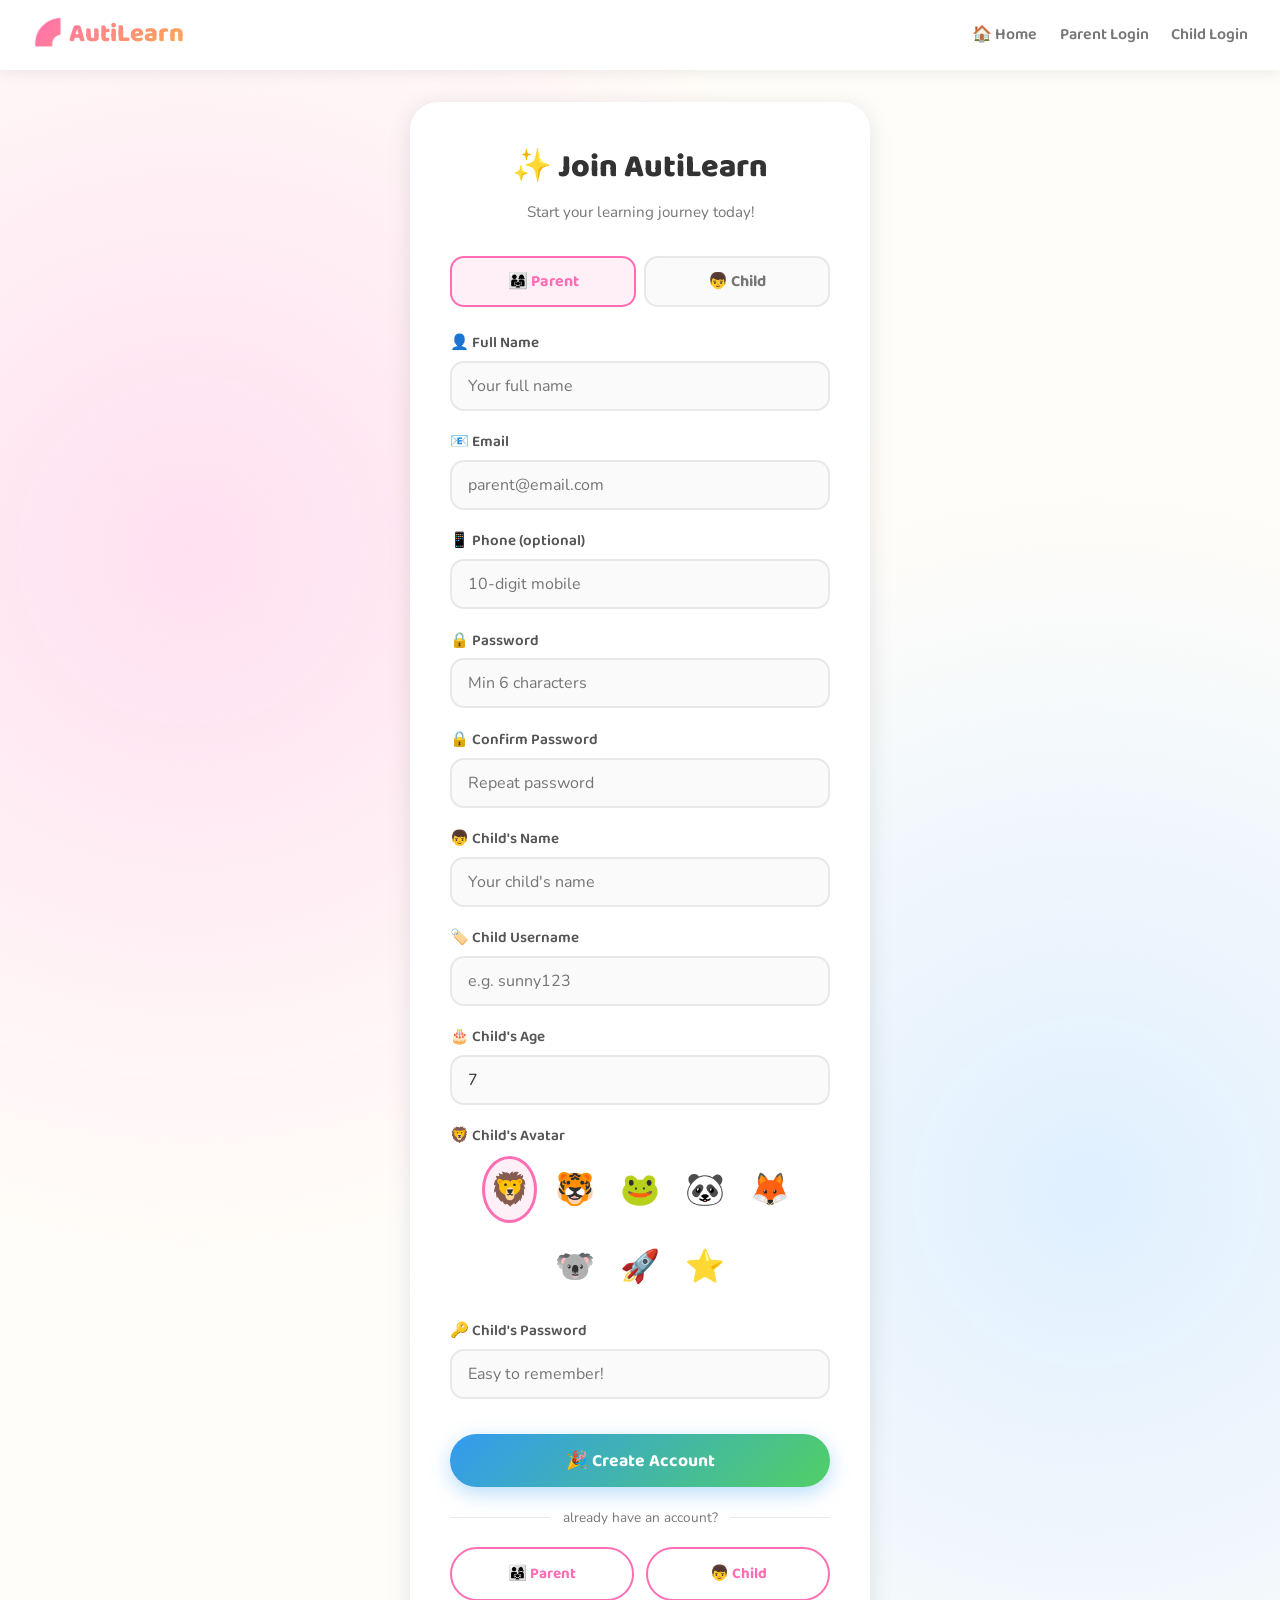
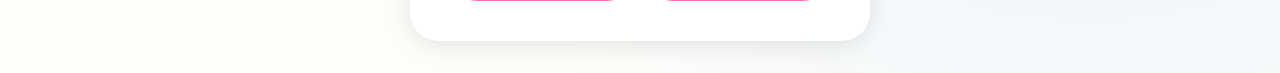
<file: target/classes/static/pages/register.html>
<!DOCTYPE html>
<html lang="en">
<head>
  <meta charset="UTF-8"/>
  <meta name="viewport" content="width=device-width, initial-scale=1.0"/>
  <title>AutiLearn – Register</title>
  <link rel="preconnect" href="https://fonts.googleapis.com"/>
  <link href="https://fonts.googleapis.com/css2?family=Baloo+2:wght@400;600;700;800&family=Nunito:wght@400;600;700&display=swap" rel="stylesheet"/>
  <link rel="stylesheet" href="../css/style.css"/>
  <style>
    .tab-row { display:flex; gap:.5rem; margin-bottom:1.5rem; }
    .tab-btn {
      flex:1; padding:.7rem; border-radius:14px; border:2.5px solid #e8e8e8;
      font-family:var(--font-head); font-size:1rem; font-weight:700;
      background:#fafafa; cursor:pointer; transition:.2s; color:var(--muted);
    }
    .tab-btn.active { border-color:var(--pink); background:#fff0f7; color:var(--pink); }
    .tab-content { display:none; }
    .tab-content.active { display:block; }
    .avatar-picker { display:flex; gap:.6rem; justify-content:center; flex-wrap:wrap; margin:.5rem 0; }
    .av { font-size:2rem; padding:.3rem; border-radius:50%; border:3px solid transparent; cursor:pointer; transition:.2s; }
    .av:hover { transform:scale(1.2); }
    .av.selected { border-color:var(--pink); background:#fff0f7; }
  </style>
</head>
<body>
<nav class="navbar">
  <a href="../index.html" class="nav-logo">🌈 AutiLearn</a>
  <div class="nav-links">
    <a href="../index.html">🏠 Home</a>
    <a href="login-parent.html">Parent Login</a>
    <a href="login-child.html">Child Login</a>
  </div>
</nav>

<div class="page-wrap">
  <div class="card">
    <h1 class="card-title">✨ Join AutiLearn</h1>
    <p class="card-sub">Start your learning journey today!</p>

    <div class="tab-row">
      <button class="tab-btn active" onclick="switchTab('parent')">👨‍👩‍👧 Parent</button>
      <button class="tab-btn"        onclick="switchTab('child')">👦 Child</button>
    </div>

    <div id="alertBox"></div>

    <!-- PARENT REGISTRATION -->
    <div class="tab-content active" id="tab-parent">
      <div class="form-group"><label>👤 Full Name</label><input type="text" id="p-name" placeholder="Your full name"/></div>
      <div class="form-group"><label>📧 Email</label><input type="email" id="p-email" placeholder="parent@email.com"/></div>
      <div class="form-group"><label>📱 Phone (optional)</label><input type="tel" id="p-phone" placeholder="10-digit mobile"/></div>
      <div class="form-group"><label>🔒 Password</label><input type="password" id="p-pass" placeholder="Min 6 characters"/></div>
      <div class="form-group"><label>🔒 Confirm Password</label><input type="password" id="p-pass2" placeholder="Repeat password"/></div>
      <div class="form-group">
        <label>👦 Child's Name</label><input type="text" id="c-name-p" placeholder="Your child's name"/>
      </div>
      <div class="form-group">
        <label>🏷️ Child Username</label><input type="text" id="c-user-p" placeholder="e.g. sunny123"/>
      </div>
      <div class="form-group">
        <label>🎂 Child's Age</label><input type="number" id="c-age-p" min="3" max="16" placeholder="Age" value="7"/>
      </div>
      <div class="form-group">
        <label>🦁 Child's Avatar</label>
        <div class="avatar-picker" id="avPickerP">
          <span class="av selected" data-av="🦁">🦁</span>
          <span class="av" data-av="🐯">🐯</span>
          <span class="av" data-av="🐸">🐸</span>
          <span class="av" data-av="🐼">🐼</span>
          <span class="av" data-av="🦊">🦊</span>
          <span class="av" data-av="🐨">🐨</span>
          <span class="av" data-av="🚀">🚀</span>
          <span class="av" data-av="⭐">⭐</span>
        </div>
      </div>
      <div class="form-group"><label>🔑 Child's Password</label><input type="password" id="c-pass-p" placeholder="Easy to remember!"/></div>
      <button class="btn btn-secondary mt-2" onclick="registerAll()">🎉 Create Account</button>
    </div>

    <!-- CHILD-ONLY TAB (add to existing parent) -->
    <div class="tab-content" id="tab-child">
      <p style="font-family:var(--font-body);font-size:.85rem;color:var(--muted);margin-bottom:1rem;">
        ⚠️ A parent account must exist first. Use this to add another child.
      </p>
      <div class="form-group"><label>📧 Parent's Email</label><input type="email" id="c-parent-email" placeholder="Parent's registered email"/></div>
      <div class="form-group"><label>😊 Child's Display Name</label><input type="text" id="c-name" placeholder="e.g. Sunny"/></div>
      <div class="form-group"><label>🏷️ Username</label><input type="text" id="c-username" placeholder="e.g. sunny_star (no spaces)"/></div>
      <div class="form-group"><label>🎂 Age</label><input type="number" id="c-age" min="3" max="16" placeholder="Age (3–16)"/></div>
      <div class="form-group">
        <label>🦁 Pick an Avatar</label>
        <div class="avatar-picker" id="avPicker">
          <span class="av selected" data-av="🦁">🦁</span>
          <span class="av" data-av="🐯">🐯</span>
          <span class="av" data-av="🐸">🐸</span>
          <span class="av" data-av="🐼">🐼</span>
          <span class="av" data-av="🦊">🦊</span>
          <span class="av" data-av="🐨">🐨</span>
        </div>
      </div>
      <div class="form-group"><label>🔑 Secret Password</label><input type="password" id="c-pass" placeholder="Easy to remember!"/></div>
      <button class="btn btn-primary mt-2" onclick="registerChildOnly()">🚀 Add Child</button>
    </div>

    <div class="divider">already have an account?</div>
    <div style="display:flex;gap:.8rem;">
      <a href="login-parent.html" class="btn btn-outline" style="flex:1;font-size:.95rem;">👨‍👩‍👧 Parent</a>
      <a href="login-child.html"  class="btn btn-outline" style="flex:1;font-size:.95rem;">👦 Child</a>
    </div>
  </div>
</div>

<script>
  function switchTab(tab){
    document.querySelectorAll('.tab-btn').forEach((b,i)=>{
      b.classList.toggle('active',(tab==='parent'&&i===0)||(tab==='child'&&i===1));
    });
    document.querySelectorAll('.tab-content').forEach(c=>c.classList.remove('active'));
    document.getElementById('tab-'+tab).classList.add('active');
    document.getElementById('alertBox').innerHTML='';
  }

  // Avatar selection for BOTH pickers
  document.querySelectorAll('.av').forEach(el=>{
    el.addEventListener('click',()=>{
      const picker = el.closest('.avatar-picker');
      picker.querySelectorAll('.av').forEach(a=>a.classList.remove('selected'));
      el.classList.add('selected');
    });
  });

  function showAlert(msg,type='error'){
    document.getElementById('alertBox').innerHTML=`<div class="alert alert-${type}">${msg}</div>`;
  }

  // Register parent + child together (correct backend endpoint)
  async function registerAll(){
    const name  = document.getElementById('p-name').value.trim();
    const email = document.getElementById('p-email').value.trim();
    const phone = document.getElementById('p-phone').value.trim();
    const pass  = document.getElementById('p-pass').value;
    const pass2 = document.getElementById('p-pass2').value;
    const cName = document.getElementById('c-name-p').value.trim();
    const cUser = document.getElementById('c-user-p').value.trim().replace(/\s/g,'_');
    const cAge  = parseInt(document.getElementById('c-age-p').value)||7;
    const cPass = document.getElementById('c-pass-p').value;
    const cAv   = document.querySelector('#avPickerP .av.selected')?.dataset.av || '🦁';

    if(!name||!email||!pass||!cName||!cUser||!cPass){ showAlert('⚠️ Please fill all required fields!'); return; }
    if(pass!==pass2){ showAlert('❌ Passwords do not match!'); return; }
    if(pass.length<6){ showAlert('❌ Password must be at least 6 characters!'); return; }

    try {
      const r = await fetch('/api/auth/register',{
        method:'POST', headers:{'Content-Type':'application/json'},
        body: JSON.stringify({
          parent:{ fullName:name, email, phone, password:pass },
          child:{ fullName:cName, username:cUser, age:cAge, password:cPass, avatar:cAv }
        })
      });
      const d = await r.json();
      if(d.success){
        showAlert('🎉 Account created! Redirecting to login…','success');
        setTimeout(()=>window.location.href='login-parent.html',1800);
      } else {
        showAlert('❌ '+(d.message||'Registration failed.'));
      }
    } catch(e){
      showAlert('❌ Cannot connect to server. Make sure the app is running.'); 
    }
  }

  // Add child only (parent must already exist)
  async function registerChildOnly(){
    const parentEmail = document.getElementById('c-parent-email').value.trim();
    const name     = document.getElementById('c-name').value.trim();
    const username = document.getElementById('c-username').value.trim().replace(/\s/g,'_');
    const age      = parseInt(document.getElementById('c-age').value)||7;
    const pass     = document.getElementById('c-pass').value;
    const avatar   = document.querySelector('#avPicker .av.selected')?.dataset.av || '🦁';

    if(!parentEmail||!name||!username||!pass){ showAlert('⚠️ Please fill all required fields!'); return; }
    if(username.length<3){ showAlert('❌ Username must be at least 3 characters!'); return; }

    // First find the parent by email, then add child
    try {
      const r = await fetch('/api/auth/register',{
        method:'POST', headers:{'Content-Type':'application/json'},
        body: JSON.stringify({
          parent:{ email:parentEmail },
          child:{ fullName:name, username, age, password:pass, avatar }
        })
      });
      const d = await r.json();
      if(d.success){
        showAlert(`🌟 ${name} is ready to learn! Redirecting…`,'success');
        setTimeout(()=>window.location.href='login-child.html',1800);
      } else {
        showAlert('❌ '+(d.message||'Could not create child account.'));
      }
    } catch(e){
      showAlert('❌ Server error. Try again.');
    }
  }
</script>
</body>
</html>
</file>
<file: target/classes/static/css/style.css>
/* ============================================================
   AUTILEARN – Global Stylesheet
   Fonts: Baloo 2 (headings) + Nunito (body)
   Palette: Warm pastels, child-friendly
   ============================================================ */

:root {
  --pink:   #ff6eb4;
  --orange: #ffa94d;
  --green:  #51cf66;
  --blue:   #339af0;
  --purple: #9775fa;
  --yellow: #ffd43b;
  --bg:     #fffdf9;
  --text:   #333;
  --muted:  #777;
  --radius: 20px;
  --shadow: 0 4px 24px rgba(0,0,0,.1);
  --shadow-hover: 0 12px 36px rgba(0,0,0,.18);
  --font-head: 'Baloo 2', cursive;
  --font-body: 'Nunito', sans-serif;
}

*, *::before, *::after { box-sizing: border-box; margin: 0; padding: 0; }
html { scroll-behavior: smooth; }
body {
  font-family: var(--font-body);
  background: var(--bg);
  color: var(--text);
  line-height: 1.6;
  overflow-x: hidden;
}

/* ── NAVBAR ── */
.navbar {
  display: flex; align-items: center; justify-content: space-between;
  padding: .9rem 2rem;
  background: rgba(255,255,255,.92);
  backdrop-filter: blur(12px);
  position: sticky; top: 0; z-index: 1000;
  box-shadow: 0 2px 16px rgba(0,0,0,.08);
}
.nav-logo {
  font-family: var(--font-head);
  font-size: 1.6rem; font-weight: 800;
  background: linear-gradient(135deg,var(--pink),var(--orange));
  -webkit-background-clip: text; -webkit-text-fill-color: transparent; background-clip: text;
  text-decoration: none;
}
.nav-links { display:flex; align-items:center; gap:1.4rem; }
.nav-links a {
  font-family: var(--font-head); font-size: 1rem; font-weight: 600;
  text-decoration: none; color: var(--muted); transition: color .2s;
}
.nav-links a:hover { color: var(--pink); }
.nav-links .nav-register {
  background: linear-gradient(135deg,var(--pink),var(--orange));
  color: #fff !important; padding: .4rem 1.2rem; border-radius: 50px;
  transition: box-shadow .2s, transform .2s;
}
.nav-links .nav-register:hover {
  box-shadow: 0 6px 18px rgba(255,110,180,.45); transform: translateY(-2px);
}

/* ── PAGE WRAPPER ── */
.page-wrap {
  min-height: 100vh; display: flex; align-items: center; justify-content: center;
  padding: 2rem;
  background:
    radial-gradient(circle at 15% 30%, #ffe0f0 0%, transparent 45%),
    radial-gradient(circle at 85% 70%, #e0f0ff 0%, transparent 45%), #fffdf9;
}

/* ── CARD ── */
.card {
  background: #fff; border-radius: 28px; padding: 2.5rem;
  box-shadow: var(--shadow); width: 100%; max-width: 460px;
  animation: cardIn .6s cubic-bezier(.34,1.56,.64,1) both;
}
.card-title { font-family: var(--font-head); font-size: 2rem; font-weight: 800; text-align: center; margin-bottom: .4rem; }
.card-sub   { text-align: center; color: var(--muted); font-size: .95rem; margin-bottom: 2rem; }

/* ── FORM ── */
.form-group { margin-bottom: 1.2rem; }
.form-group label {
  display: block; font-family: var(--font-head); font-size: .95rem; font-weight: 600;
  color: #555; margin-bottom: .35rem;
}
.form-group input, .form-group select {
  width: 100%; padding: .75rem 1rem;
  border: 2.5px solid #e8e8e8; border-radius: 14px;
  font-family: var(--font-body); font-size: 1rem; color: var(--text);
  background: #fafafa; outline: none;
  transition: border-color .2s, box-shadow .2s;
}
.form-group input:focus, .form-group select:focus {
  border-color: var(--pink); box-shadow: 0 0 0 4px rgba(255,110,180,.12); background: #fff;
}

/* ── BUTTONS ── */
.btn {
  display: inline-flex; align-items:center; justify-content:center; gap:.5rem;
  font-family: var(--font-head); font-size: 1.1rem; font-weight: 700;
  padding: .8rem 2rem; border-radius: 50px; border: none; cursor: pointer;
  transition: transform .2s, box-shadow .2s; text-decoration: none; width: 100%;
}
.btn:hover { transform: translateY(-3px); }
.btn-primary  { background: linear-gradient(135deg,var(--pink),var(--orange)); color:#fff; box-shadow:0 6px 20px rgba(255,110,180,.4); }
.btn-primary:hover { box-shadow:0 10px 28px rgba(255,110,180,.55); }
.btn-secondary{ background: linear-gradient(135deg,var(--blue),var(--green));  color:#fff; box-shadow:0 6px 20px rgba(51,154,240,.35); }
.btn-green    { background: linear-gradient(135deg,#51cf66,#38d9a9); color:#fff; box-shadow:0 6px 20px rgba(81,207,102,.4); }
.btn-outline  { background: transparent; border: 2.5px solid var(--pink); color: var(--pink); }
.btn-outline:hover { background: var(--pink); color: #fff; }

/* ── DIVIDER ── */
.divider { display:flex; align-items:center; gap:.8rem; color:var(--muted); font-size:.85rem; margin:1.2rem 0; }
.divider::before, .divider::after { content:''; flex:1; height:1px; background:#e8e8e8; }

/* ── ALERTS ── */
.alert { padding:.8rem 1rem; border-radius:12px; font-size:.9rem; margin-bottom:1rem; font-family:var(--font-body); }
.alert-error   { background:#fff0f3; color:#c92a2a; border:1.5px solid #ffc9c9; }
.alert-success { background:#ebfbee; color:#1b7340; border:1.5px solid #b2f2bb; }

/* ── MODULE GRID ── */
.module-grid { display:grid; grid-template-columns:repeat(auto-fill,minmax(200px,1fr)); gap:1.5rem; padding:2rem; }
.module-card {
  background:#fff; border-radius:24px; padding:1.8rem 1.5rem; text-align:center;
  cursor:pointer; box-shadow:var(--shadow); border:3px solid transparent;
  transition:transform .3s, box-shadow .3s, border-color .3s; position:relative; overflow:hidden;
}
.module-card::before {
  content:''; position:absolute; top:0; left:0; right:0; height:6px; border-radius:24px 24px 0 0;
}
.module-card.pink::before   { background:var(--pink); }
.module-card.orange::before { background:var(--orange); }
.module-card.green::before  { background:var(--green); }
.module-card.blue::before   { background:var(--blue); }
.module-card.purple::before { background:var(--purple); }
.module-card.yellow::before { background:var(--yellow); }
.module-card:hover { transform:translateY(-8px) scale(1.02); box-shadow:var(--shadow-hover); }
.module-card.pink:hover   { border-color:var(--pink); }
.module-card.orange:hover { border-color:var(--orange); }
.module-card.green:hover  { border-color:var(--green); }
.module-card.blue:hover   { border-color:var(--blue); }
.module-card.purple:hover { border-color:var(--purple); }
.module-card.yellow:hover { border-color:var(--yellow); }
.module-icon { font-size:3.5rem; margin-bottom:.8rem; }
.module-name { font-family:var(--font-head); font-size:1.2rem; font-weight:700; color:var(--text); }
.module-progress-bar { height:8px; background:#eee; border-radius:50px; margin-top:.8rem; overflow:hidden; }
.module-progress-fill { height:100%; border-radius:50px; background:linear-gradient(90deg,var(--pink),var(--orange)); transition:width .6s ease; }

/* ── PROGRESS / BADGES ── */
.progress-section { padding:2rem; }
.progress-section h2 { font-family:var(--font-head); font-size:1.6rem; font-weight:800; color:var(--text); margin-bottom:1rem; }
.badge-grid { display:flex; flex-wrap:wrap; gap:1rem; }
.badge-item { background:#fff; border-radius:16px; padding:1rem 1.2rem; text-align:center; box-shadow:var(--shadow); min-width:120px; opacity:.4; filter:grayscale(1); transition:opacity .3s, filter .3s; }
.badge-item.earned { opacity:1; filter:none; }
.badge-emoji { font-size:2.2rem; }
.badge-name  { font-family:var(--font-head); font-size:.9rem; font-weight:700; margin-top:.4rem; }

/* ── QUIZ / GAME ── */
.activity-wrap { max-width:800px; margin:0 auto; padding:2rem; }
.question-card { background:#fff; border-radius:24px; padding:2rem; text-align:center; box-shadow:var(--shadow); margin-bottom:1.5rem; }
.question-text { font-family:var(--font-head); font-size:1.8rem; font-weight:700; color:var(--text); margin-bottom:1.5rem; }
.options-grid  { display:grid; grid-template-columns:repeat(2,1fr); gap:1rem; }
.option-btn { font-family:var(--font-head); font-size:1.1rem; font-weight:700; padding:1rem; border-radius:16px; border:3px solid #e8e8e8; background:#fafafa; cursor:pointer; transition:all .2s; }
.option-btn:hover { border-color:var(--pink); background:#fff0f7; transform:scale(1.03); }
.option-btn.correct { background:#ebfbee; border-color:var(--green); color:var(--green); }
.option-btn.wrong   { background:#fff0f3; border-color:#f03e3e;     color:#f03e3e; }

/* ── LEARN CARDS (Alphabets/Numbers) ── */
.learn-cards { display:flex; flex-wrap:wrap; gap:1.2rem; justify-content:center; padding:2rem; }
.learn-card {
  width:130px; height:130px;
  background:linear-gradient(135deg,#fff0f7,#fff5f0);
  border-radius:20px; display:flex; flex-direction:column;
  align-items:center; justify-content:center; cursor:pointer;
  box-shadow:var(--shadow); border:3px solid #ffe0ef;
  transition:transform .2s, box-shadow .2s; font-family:var(--font-head);
}
.learn-card:hover { transform:scale(1.1) rotate(2deg); box-shadow:var(--shadow-hover); }
.learn-card .lc-letter { font-size:3rem; font-weight:800; color:var(--pink); }
.learn-card .lc-word   { font-size:.8rem; font-weight:600; color:var(--muted); }

/* ── DASHBOARD HEADER ── */
.dash-header {
  background:linear-gradient(135deg,#fff0f7,#fff5f0,#f0f8ff);
  padding:1.5rem 2rem; display:flex; align-items:center; justify-content:space-between;
  flex-wrap:wrap; gap:1rem; border-bottom:2px solid #f0e8e8;
}
.dash-avatar { width:60px; height:60px; border-radius:50%; background:linear-gradient(135deg,var(--pink),var(--orange)); display:flex; align-items:center; justify-content:center; font-size:2rem; box-shadow:0 4px 14px rgba(255,110,180,.35); }
.dash-name   { font-family:var(--font-head); font-size:1.4rem; font-weight:700; }
.dash-points { font-family:var(--font-head); font-size:1rem; color:var(--orange); font-weight:700; }

/* ── SCORE BADGE ── */
.score-badge { display:inline-flex; align-items:center; gap:.4rem; background:linear-gradient(135deg,var(--yellow),var(--orange)); color:#fff; font-family:var(--font-head); font-size:1rem; font-weight:700; padding:.4rem 1rem; border-radius:50px; box-shadow:0 4px 12px rgba(255,169,77,.4); }

/* ── STAT CARD ── */
.stat-card { flex:1; min-width:130px; background:#fff; border-radius:20px; padding:1rem 1.2rem; box-shadow:var(--shadow); text-align:center; }
.stat-val   { font-family:var(--font-head); font-size:2rem; font-weight:800; }
.stat-label { font-family:var(--font-body); color:var(--muted); font-size:.85rem; }

/* ── ANIMATIONS ── */
@keyframes cardIn   { from{opacity:0;transform:scale(.85) translateY(20px)} to{opacity:1;transform:scale(1) translateY(0)} }
@keyframes popIn    { from{opacity:0;transform:scale(.6)} to{opacity:1;transform:scale(1)} }
@keyframes slideUp  { from{opacity:0;transform:translateY(30px)} to{opacity:1;transform:translateY(0)} }
@keyframes bounce   { 0%,100%{transform:scale(1)} 50%{transform:scale(1.15)} }
@keyframes shake    { 0%,100%{transform:translateX(0)} 25%{transform:translateX(-8px)} 75%{transform:translateX(8px)} }
@keyframes floatEmoji { 0%,100%{transform:translateY(0) rotate(0deg)} 50%{transform:translateY(-20px) rotate(10deg)} }
.bounce { animation:bounce .4s ease; }
.shake  { animation:shake .4s ease; }

/* ── UTILITY ── */
.text-center { text-align:center; }
.mt-1 { margin-top:.5rem; }
.mt-2 { margin-top:1rem; }
.mt-3 { margin-top:1.5rem; }
.link { color:var(--pink); font-weight:600; text-decoration:none; }
.link:hover { text-decoration:underline; }

/* ── RESPONSIVE ── */
@media(max-width:600px) {
  .navbar { padding:.8rem 1rem; }
  .nav-links { gap:.8rem; }
  .card { padding:1.8rem 1.4rem; }
  .options-grid { grid-template-columns:1fr; }
  .module-grid { grid-template-columns:repeat(2,1fr); gap:1rem; padding:1rem; }
  .learn-card { width:100px; height:100px; }
  .learn-card .lc-letter { font-size:2.2rem; }
}
</file>
